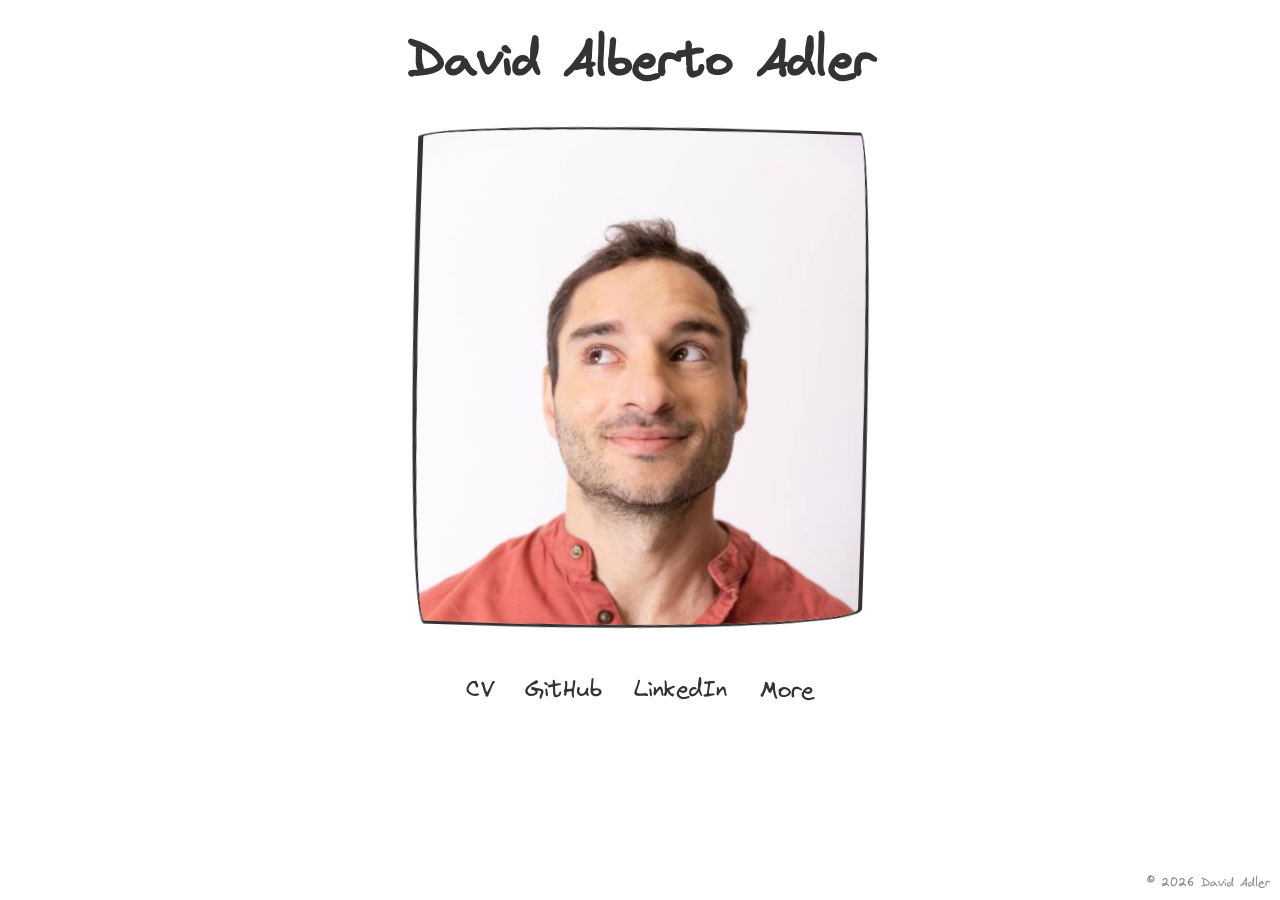
<file: index.html>
<!DOCTYPE html>
<html lang="en">
  <head>
    <!-- Basics -->
    <meta name="theme-color" content="#ffffff" />
    <meta charset="utf-8" />
    <meta name="viewport" content="width=device-width, initial-scale=1" />
    <meta
      name="google-site-verification"
      content="vRGNTcXZTAhXYcJLgDPMgGAOuUttLlxPIMdt5rhZfjw"
    />

    <!-- Favicon -->
    <link
      rel="apple-touch-icon"
      sizes="180x180"
      href="/static/favicon/apple-touch-icon.png"
    />
    <link
      rel="icon"
      type="image/png"
      sizes="32x32"
      href="/static/favicon/favicon-32x32.png"
    />
    <link
      rel="icon"
      type="image/png"
      sizes="16x16"
      href="/static/favicon/favicon-16x16.png"
    />
    <link rel="manifest" href="/static/favicon/site.webmanifest" />

    <!-- SEO / Open Graph -->
    <title>David Alberto Adler</title>
    <meta
      name="Description"
      content="Experienced Full Stack Engineer, Founder and Contractor with a demonstrated history of working with startups and large enterprises. A blend of business and technical skills. Experience in leadership roles. Strongly attuned to business goals and product usability."
    />
    <meta content="David Alberto Adler" property="og:site_name" />
    <meta
      content="Experienced Full Stack Engineer, Founder and Contractor with a demonstrated history of working with startups and large enterprises. A blend of business and technical skills. Experience in leadership roles. Strongly attuned to business goals and product usability."
      property="og:description"
    />
    <meta content="David Alberto Adler" property="og:title" />
    <meta content="profile" property="og:type" />
    <meta
      content="https://davidadler.pages.dev/static/immutable/original/IMG_7983_open_graph.jpeg"
      property="og:image"
    />
    <meta content="David Alberto Adler" property="og:url" />
    <meta property="profile:first_name" content="David" />
    <meta property="profile:last_name" content="Adler" />
    <meta property="profile:gender" content="male" />

    <link
      rel="preload"
      href="/static/immutable/fonts/Virgil.woff2"
      as="font"
      type="font/woff2"
      crossorigin
    />
    <style>
      /* Label text color variable */
      :root {
        --label: #333;
        --labelSecondary: rgba(60, 60, 67, 0.6);
        --labelTertiary: rgba(60, 60, 67, 0.3);
        --background: white;
        --backgroundSecondary: rgb(240, 240, 240);
        --link: rgb(16, 33, 204);

        /* ngl stolen from GitHub */
        --btn-primary-text: #ffffff;
        --btn-primary-bg: #1f883d;
        --btn-primary-border: rgba(31, 35, 40, 0.15);
        --btn-primary-shadow: 0 1px 0 rgba(31, 35, 40, 0.1);
        --btn-primary-inset-shadow: inset 0 1px 0 rgba(255, 255, 255, 0.03);
        --btn-primary-hover-bg: #1a7f37;
        --btn-primary-hover-border: rgba(31, 35, 40, 0.15);
        --btn-primary-selected-bg: hsla(137, 66%, 28%, 1);
        --btn-primary-selected-shadow: inset 0 1px 0 rgba(0, 45, 17, 0.2);

        /* Grid link pastel colors */
        --grid-link-1-bg: #fff4b3;
        --grid-link-1-hover: #ffe680;
        --grid-link-2-bg: #ffd4a3;
        --grid-link-2-hover: #ffbf7a;
        --grid-link-3-bg: #c8e6c9;
        --grid-link-3-hover: #a5d6a7;
        --grid-link-4-bg: #d7ccc8;
        --grid-link-4-hover: #bcaaa4;
      }

      /* Dark mode */
      @media (prefers-color-scheme: dark) {
        :root {
          --label: white;
          --labelSecondary: rgba(235, 235, 245, 0.6);
          --labelTertiary: rgba(235, 235, 245, 0.3);
          --background: rgb(36, 36, 36);
          --backgroundSecondary: rgb(60, 60, 60);

          --btn-primary-bg: #238636;
          --btn-primary-border: rgba(240, 246, 252, 0.1);
          --btn-primary-shadow: 0 0 transparent;
          --btn-primary-inset-shadow: 0 0 transparent;
          --btn-primary-hover-bg: #2ea043;
          --btn-primary-hover-border: rgba(240, 246, 252, 0.1);
          --btn-primary-selected-bg: #238636;
          --btn-primary-selected-shadow: 0 0 transparent;

          /* Grid link pastel colors for dark mode */
          --grid-link-1-bg: #4d4600;      
          --grid-link-1-hover: #665c00;   
          --grid-link-2-bg: #663e1f;      
          --grid-link-2-hover: #804f26;   
          --grid-link-3-bg: #2e4930;      
          --grid-link-3-hover: #3d6640;   
          --grid-link-4-bg: #3b2f2d;      
          --grid-link-4-hover: #54413d;   
        }
      }

      @font-face {
        font-family: "Virgil";
        src: url("/static/immutable/fonts/Virgil.woff2");
        font-display: fallback;
      }
      *,
      *:before,
      *:after {
        box-sizing: border-box;
      }
      * {
        font-family: "Virgil";
        color: var(--label);
        user-select: none;
        -webkit-touch-callout: none; /* iOS Safari */
        -webkit-user-select: none; /* Safari */
        -khtml-user-select: none; /* Konqueror HTML */
        -moz-user-select: none; /* Old versions of Firefox */
        -ms-user-select: none; /* Internet Explorer/Edge */
      }
      html,
      body {
        background: var(--background);
        margin: 0;
        padding: 0;
        color: var(--label);
      }

      a {
        color: var(--link);
      }

      .social-link {
        color: var(--label);
        text-decoration: none;
        padding: 4px 16px 4px 16px;
        margin-bottom: 12px;
        border-bottom: 1px solid transparent;
      }
      .social-link:hover {
        border-bottom-color: var(--label);
      }

      .grid-link {
        color: var(--label);
        text-decoration: none;
        border: 4px solid var(--label);
        border-top: none;
        font-size: 24px;
        display: flex;
        align-items: center;
        justify-content: center;
        text-align: center;
        transition: background-color 0.2s ease;
      }
      .grid-link:first-child {
        border-top: 4px solid var(--label);
      }
      .grid-link:nth-child(1) {
        background-color: var(--grid-link-1-bg);
      }
      .grid-link:nth-child(1):hover {
        background-color: var(--grid-link-1-hover);
      }
      .grid-link:nth-child(2) {
        background-color: var(--grid-link-2-bg);
      }
      .grid-link:nth-child(2):hover {
        background-color: var(--grid-link-2-hover);
      }
      .grid-link:nth-child(3) {
        background-color: var(--grid-link-3-bg);
      }
      .grid-link:nth-child(3):hover {
        background-color: var(--grid-link-3-hover);
      }
      .grid-link:nth-child(4) {
        background-color: var(--grid-link-4-bg);
      }
      .grid-link:nth-child(4):hover {
        background-color: var(--grid-link-4-hover);
      }

      #more-link {
        border: 1px solid transparent;
        border-radius: 12px;
        padding: 4px 16px 4px 16px;
        display: inline-block;
        transition: none;
        margin-bottom: 12px;
      }
      #more-link:hover {
        border-color: var(--label);
        background: var(--backgroundSecondary);
      }

      @media (max-height: 789px) {
        #copyright {
          display: none;
        }
      }

      .btn.primary {
        cursor: pointer;
        background-color: var(--btn-primary-bg);
        border: solid var(--btn-primary-border);
        border-radius: 8px;
        padding: 8px 16px;
        font-family: sans-serif;
        color: var(--btn-primary-text);
        box-shadow: var(--btn-primary-shadow);
        transition: background-color 0.2s ease-in-out,
          border-color 0.2s ease-in-out, box-shadow 0.2s ease-in-out;
        transition: transform 0.8s ease-in-out;
      }

      .btn.primary:hover {
        background-color: var(--btn-primary-hover-bg);
        border-color: var(--btn-primary-hover-border);
      }

      .btn.primary:active {
        background-color: var(--btn-primary-selected-bg);
        border-color: var(--btn-primary-selected-border);
        box-shadow: var(--btn-primary-selected-shadow);
      }

      @keyframes btn-primary-border-pulsate {
        0% {
          border-color: var(--btn-primary-hover-border);
        }
        50% {
          border-color: var(--btn-primary-selected-border);
        }
        100% {
          border-color: var(--btn-primary-hover-border);
        }
      }

      /* Dialog styles */
      #more-dialog::backdrop {
        background: transparent;
      }

      #close-dialog:hover,
      #close-dialog:focus-visible {
        transform: rotate(90deg);
      }
    </style>
  </head>
  <body>
    <canvas
      id="canvas"
      style="
        position: fixed;
        top: 0;
        left: 0;
        right: 0;
        bottom: 0;
        margin: auto;
        pointer-events: none;
      "
    ></canvas>
    <div
      style="
        display: flex;
        flex-direction: column;
        align-items: center;
        justify-content: center;
        width: 100vw;
        /* This removes horizontal scroll caused on Windows by scrollbars as yet not tested https://stackoverflow.com/a/23367686/1376627 */
        max-width: 100%;
        min-height: 80vh;
      "
    >
      <h1 style="text-align: center; font-size: 48px; line-height: 61px">
        David Alberto Adler
      </h1>
      <div
        style="
          overflow: hidden;
          position: relative;
          background-color: rgb(242, 235, 240);
          border: solid var(--label);
          border-color: var(--label);
          border-width: 3px 4px 3px 5px;
          border-radius: 95% 4% 92% 5%/4% 95% 6% 95%;
          transform: rotate(2deg);
        "
      >
        <div
          style="
            position: absolute;
            z-index: 2;
            left: 0;
            right: 0;
            margin: auto;
            transform: rotate(358deg);
            display: flex;
            flex-direction: column;
            justify-content: center;
            align-items: center;
          "
        >
          <button id="call" class="btn primary" style="transform: scale(0)">
            Turn Sound On
          </button>
          <p
            id="share_recording"
            style="
              transform: scale(0);
              padding: 4px;
              margin: 4px;
              width: 90%;
              border: 1px solid #dfdfdf;
              text-align: center;
              transition: transform 0.3s ease-in-out 0s;
              background: rgba(255, 255, 255, 0.8);
              color: #333;
            "
          ></p>
        </div>
        <img
          src="/static/immutable/webp/0E9A9020.webp"
          alt="David Adler Face Eyes Follow Mouse"
          style="pointer-events: none"
          id="image"
          width="500"
        />
      </div>

      <!-- Links -->
      <div
        style="
          display: flex;
          margin-top: 20px;
          font-size: 24px;
          width: 100%;
          max-width: 1000px;
          justify-content: space-between;
          padding: 20px;
          flex-wrap: wrap;
          justify-content: center;
        "
        id="links"
      >
        <!-- CV -->
        <a class="social-link" href="/cv.pdf" target="_blank">CV</a>
        <!-- GitHub -->
        <a
          class="social-link"
          href="https://github.com/mfbx9da4"
          target="_blank"
          >GitHub</a
        >
        <!-- LinkedIn -->
        <a
          class="social-link"
          href="https://www.linkedin.com/in/david-adler-71056671/"
          target="_blank"
          >LinkedIn</a
        >
        <!-- More -->
        <a
          class="social-link"
          href="#"
          id="more-link"
          ><span id="more-link-text">More</span></a
        >
      </div>
    </div>

    <!-- More Links Dialog -->
    <dialog
      id="more-dialog"
      style="
        border: 0;
        padding: 0;
        margin: 0;
        outline: 0;
        max-width: 100vw;
        max-height: 100dvh;
        width: 100vw;
        height: 100dvh;
        background: var(--backgroundSecondary);
        color: var(--label);
        overflow: auto;
      "
    >
      <div
        style="
          display: grid;
          grid-template-rows: auto 1fr;
          min-height: 100%;
          width: 100%;
          padding: 40px;
          box-sizing: border-box;
        "
      >
        <!-- Header with title and close button -->
        <div
          style="
            display: flex;
            justify-content: space-between;
            align-items: center;
          "
        >
          <h2
            id="dialog-title"
            style="
              font-size: 48px;
              margin: 0;
            "
          >
            More
          </h2>
          <button
            type="button"
            id="close-dialog"
            aria-label="Close dialog"
            style="
              margin: 0;
              padding: 0;
              outline: 0;
              background: transparent;
              border-width: 2px;
              border-style: solid;
              border-radius: 999px;
              border-color: var(--label);
              width: 3rem;
              height: 3rem;
              display: grid;
              place-items: center;
              cursor: pointer;
              transition: transform 180ms ease;
              font-size: 48px;
              line-height: 1;
            "
          >
            ×
          </button>
        </div>

        <!-- Links -->
        <div
          style="
            display: grid;
            grid-template-rows: repeat(4, minmax(100px, 1fr));
            width: 100%;
            max-width: 800px;
            margin: 0 auto;
            gap: 0;
          "
        >
          <!-- Instagram -->
          <a
            class="grid-link"
            href="https://www.instagram.com/davidadlerfb/"
            target="_blank"
            >Instagram</a
          >
          <!-- Hacker News -->
          <a
            class="grid-link"
            href="https://news.ycombinator.com/user?id=mfbx9da4"
            target="_blank"
            >Hacker News</a
          >
          <!-- Twitter -->
          <a
            class="grid-link"
            href="https://twitter.com/da_adler"
            target="_blank"
            >Twitter</a
          >
          <!-- Stack Overflow -->
          <a
            class="grid-link"
            href="https://stackoverflow.com/users/1376627/david-adler"
            target="_blank"
            >Stack Overflow</a
          >
        </div>
      </div>
    </dialog>

    <!-- Positioned in the bottom right hand corner label tertiary -->
    <div
      id="copyright"
      style="
        position: fixed;
        bottom: 0;
        right: 0;
        padding: 10px;
        font-size: 12px;
        color: var(--labelSecondary);
        cursor: pointer;
      "
    ></div>
    <script>
      // #region Setup
      // Disable saved scroll position as otherwise leads to weird layout on second load
      if ("scrollRestoration" in history) {
        history.scrollRestoration = "manual";
      }
      const h1 = document.querySelector("h1");
      if (!h1) throw new Error("Missing h1");
      // Shorten the name for mobile
      if (window.innerWidth < 700) h1.innerText = "David Adler";
      const callButton = document.getElementById("call");
      if (!callButton) throw new Error("Missing call button");
      const shareRecording = document.getElementById("share_recording");
      if (!shareRecording) throw new Error("Missing share recording");
      const copyright = document.getElementById("copyright");
      copyright.innerHTML = "© " + new Date().getFullYear() + " David Adler";
      copyright.onclick = () =>
        alert(
          `I only put this here so you have a handy way of knowing the current year is ${new Date().getFullYear()}. You hereby have my permission to come back at any time to check what year it is.`
        );

      // #endregion

      // #region Utils
      const sleep = (ms) => new Promise((resolve) => setTimeout(resolve, ms));
      // #endregion

      // #region Eye Tracking
      // Each photo is taken with the subject looking in a different direction.
      // The angle (radians) is the direction of gaze, measured from east (0) clockwise.
      // Eye coordinates are used to align photos so the eyes stay centered in the frame.
      const photos = [
        { url: "/static/immutable/webp/0E9A9000.webp", angle: -Math.PI / 2, leftEye: { x: 221.21, y: 248.62 }, rightEye: { x: 306.64, y: 247.35 } },             // N
        { url: "/static/immutable/webp/0E9A9002.webp", angle: -Math.PI / 4, leftEye: { x: 223.12, y: 250.54 }, rightEye: { x: 309.19, y: 249.26 } },             // NE
        { url: "/static/immutable/webp/0E9A9003.webp", angle: -Math.PI / 8, leftEye: { x: 236.51, y: 251.17 }, rightEye: { x: 323.21, y: 249.9 } },              // ENE
        { url: "/static/immutable/webp/0E9A9004.webp", angle: 0, leftEye: { x: 236.51, y: 257.55 }, rightEye: { x: 323.21, y: 255 } },                            // E
        { url: "/static/immutable/webp/0E9A9005.webp", angle: Math.PI / 8, leftEye: { x: 240.97, y: 256.91 }, rightEye: { x: 328.31, y: 255 } },                  // ESE
        { url: "/static/immutable/webp/0E9A9006.webp", angle: Math.PI / 4, leftEye: { x: 231.41, y: 256.27 }, rightEye: { x: 320.02, y: 250.54 } },               // SE
        { url: "/static/immutable/webp/0E9A9008.webp", angle: (3 * Math.PI) / 8, leftEye: { x: 233.32, y: 258.82 }, rightEye: { x: 320.66, y: 256.27 } },        // SSE
        { url: "/static/immutable/webp/0E9A9009.webp", angle: Math.PI / 2, leftEye: { x: 235.87, y: 255.64 }, rightEye: { x: 328.31, y: 252.45 } },               // S
        { url: "/static/immutable/webp/0E9A9012.webp", angle: (5 * Math.PI) / 8, leftEye: { x: 211.65, y: 260.1 }, rightEye: { x: 302.81, y: 257.55 } },         // SSW
        { url: "/static/immutable/webp/0E9A9013.webp", angle: (3 * Math.PI) / 4, leftEye: { x: 214.2, y: 256.27 }, rightEye: { x: 306.64, y: 255 } },            // SW
        { url: "/static/immutable/webp/0E9A9015.webp", angle: (7 * Math.PI) / 8, leftEye: { x: 208.46, y: 251.17 }, rightEye: { x: 303.45, y: 249.9 } },         // WSW
        { url: "/static/immutable/webp/0E9A9017.webp", angle: Math.PI, leftEye: { x: 201.45, y: 252.45 }, rightEye: { x: 291.34, y: 248.62 } },                   // W
        { url: "/static/immutable/webp/0E9A9020.webp", angle: (-3 * Math.PI) / 4, leftEye: { x: 197.62, y: 255 }, rightEye: { x: 290.06, y: 249.26 } },          // NW
        { url: "/static/immutable/webp/0E9A9019.webp", angle: (-5 * Math.PI) / 8, leftEye: { x: 207.82, y: 246.07 }, rightEye: { x: 302.17, y: 240.34 } },       // NNW
      ];

      const hoveredPhoto = {
        url: "/static/immutable/webp/0E9A8952_hovered.webp",
        leftEye: { x: 207.83, y: 249.9 },
        rightEye: { x: 297.71, y: 246.08 },
      };
      const clickedPhoto = {
        url: "/static/immutable/webp/0E9A8956_clicked.webp",
        leftEye: { x: 203.36, y: 260.1 },
        rightEye: { x: 297.71, y: 260.74 },
      };
      const balloonPhotoUrl = "/static/immutable/resized/IMG_7981.png";

      // The width of the frame of the photo
      const frameWidth = Math.min(460, window.innerWidth - 100);
      // The width of the photo inside the frame must be bigger as it will need to be offset to align eyes
      const scaledPhotoWidth = frameWidth + 40;
      const frameHeight = frameWidth * 1.1;
      const image = document.getElementById("image");
      if (!image) {
        throw new Error("Missing image");
      }
      // Don't show a dialog to download the image on iPhone long press
      image.oncontextmenu = (e) => e.preventDefault();
      const frame = image.parentElement;
      if (!frame) {
        throw new Error("Missing frame");
      }

      frame.style.width = `${frameWidth}px`;
      frame.style.height = `${frameHeight}px`;

      // Preload all images after the first one has loaded
      const preloadImage = (url) =>
        new Promise((resolve, reject) => {
          const img = new Image();
          img.onload = () => resolve();
          img.onerror = (e) => reject(e);
          img.src = url;
        });
      let hasLoadedAllImages = false;
      const preloadImages = async () => {
        if (hasLoadedAllImages) return;
        hasLoadedAllImages = true;

        await Promise.all(
          [...photos, hoveredPhoto, clickedPhoto].map(async (photo) => {
            try {
              await preloadImage(photo.url);
            } catch (e) {
              // Ignore
            }
          })
        );
        await preloadImage(balloonPhotoUrl);
      };
      if (image.complete) {
        preloadImages();
      }
      image.addEventListener("load", preloadImages);

      const eyesRelativePosition = { x: frameWidth / 2, y: frameWidth / 2 };

      let eyesAbsolutePosition = null;
      function getEyesAbsolutePosition() {
        if (!eyesAbsolutePosition) {
          // Avoid layout thrashing
          const frameRect = frame.getBoundingClientRect();
          eyesAbsolutePosition = {
            x: frameRect.left + eyesRelativePosition.x,
            y: frameRect.top + eyesRelativePosition.y,
          };
        }
        return eyesAbsolutePosition;
      }

      function distance(point1, point2) {
        const x = point1.x - point2.x;
        const y = point1.y - point2.y;
        return Math.sqrt(x * x + y * y);
      }

      function isInCentralPortionOfFace(x, y) {
        const frameAbsoluteCenter = getEyesAbsolutePosition();
        return distance({ x, y }, frameAbsoluteCenter) < 60;
      }

      let lastTimeEnteredFace = 0;
      let timeoutIdHoveredFace = 0;

      /** @param {MouseEvent | TouchEvent} e */
      function handleMouseMove(e) {
        // get touch or mouse position
        const x = "clientX" in e ? e.clientX : e.touches[0].clientX;
        const y = "clientY" in e ? e.clientY : e.touches[0].clientY;

        const center = getEyesAbsolutePosition();
        const mouseAngle = Math.atan2(y - center.y, x - center.x);

        // Find the photo whose gaze direction is closest to the mouse angle
        const angleDist = (a, b) => Math.abs(Math.atan2(Math.sin(a - b), Math.cos(a - b)));
        let closestPhoto = photos.reduce((a, b) =>
          angleDist(mouseAngle, a.angle) <= angleDist(mouseAngle, b.angle) ? a : b
        );

        // Delay showing the hovered face to avoid jank during quick swipes
        if (isInCentralPortionOfFace(x, y)) {
          if (lastTimeEnteredFace === 0) {
            lastTimeEnteredFace = Date.now();
            timeoutIdHoveredFace = setTimeout(() => handleMouseMove(e), 150);
          } else if (Date.now() - lastTimeEnteredFace > 150) {
            closestPhoto = hoveredPhoto;
          }
        } else {
          lastTimeEnteredFace = 0;
          clearTimeout(timeoutIdHoveredFace);
        }

        if (!closestPhoto) {
          throw new Error("Missing closest photo");
        }

        // set image to closest photo
        image.width = scaledPhotoWidth;
        // This is a hardcoded value all the photos have this width
        const naturalWidth = 510;
        // We want to align the center of the eyes to the center of the frame
        const ratio = scaledPhotoWidth / naturalWidth;
        const naturalRightEyeCoords = closestPhoto.rightEye;
        const naturalLeftEyeCoords = closestPhoto.leftEye;
        const naturalCenter = {
          x: (naturalRightEyeCoords.x + naturalLeftEyeCoords.x) / 2,
          y: (naturalRightEyeCoords.y + naturalLeftEyeCoords.y) / 2,
        };
        // Now that we have the natural center we need to scale it down to the target size
        const scaledCenter = {
          x: naturalCenter.x * ratio,
          y: naturalCenter.y * ratio,
        };

        // Now we can work out the offset we need to apply to the image to align the eyes
        const offset = {
          x: eyesRelativePosition.x - scaledCenter.x,
          y: eyesRelativePosition.y - scaledCenter.y,
        };

        image.src = closestPhoto.url;
        // Avoid shifting the image before it's loaded as otherwise it will shift the eyes of the old image
        image.onload = () => {
          image.style.transform = `translate(${offset.x}px, ${offset.y}px)`;
        };
        if (image.complete) {
          image.onload();
        }
      }

      function handleOnResize() {
        // Clear the cached eyes absolute center
        eyesAbsolutePosition = null;

        // If the last href and the h1 are all in the viewport then we can block scrolling
        // to make for a better experience on mobile
        const lastHref = document.querySelector("a:last-of-type");
        if (!lastHref || !h1) {
          console.warn("Missing last href or h1");
        }
        const lastHrefRect = lastHref.getBoundingClientRect();
        const h1Rect = h1.getBoundingClientRect();
        const lastHrefInViewport =
          lastHrefRect.top >= 0 &&
          lastHrefRect.left >= 0 &&
          lastHrefRect.bottom <= window.innerHeight &&
          lastHrefRect.right <= window.innerWidth;
        const h1InViewport =
          h1Rect.top >= 0 &&
          h1Rect.left >= 0 &&
          h1Rect.bottom <= window.innerHeight &&
          h1Rect.right <= window.innerWidth;
        if (lastHrefInViewport && h1InViewport) {
          document.body.style.overflow = "hidden";
        } else {
          document.body.style.overflow = "auto";
        }
      }

      /** @param {MouseEvent} e */
      function handleClick(e) {
        // If we click and we're in the central portion of the face then show the clicked photo
        const x = e.clientX;
        const y = e.clientY;
        if (isInCentralPortionOfFace(x, y)) {
          image.src = clickedPhoto.url;
          performBalloonAnimation();
          toggleCallButton();
        }
      }

      document.addEventListener("click", handleClick);
      window.addEventListener("mousemove", handleMouseMove);
      window.addEventListener("touchstart", handleMouseMove);
      window.addEventListener("touchmove", handleMouseMove);
      window.addEventListener("resize", handleOnResize);

      // Fake a mouse move to the north west of the screen to start
      handleMouseMove({ clientX: 0, clientY: 0 });
      // Fake a resize to start
      handleOnResize();
      // #endregion

      // #region Call David

      let isCallButtonShown = false;
      let call = undefined;
      function toggleCallButton() {
        if (!isCallButtonShown) {
          isCallButtonShown = true;
          callButton.parentElement.style.marginTop = frameHeight / 28 + "px";
          callButton.style.transform = "scale(1)";
          callButton.style.pointerEvents = "";
          callButton.onclick = () => {
            if (call) {
              return;
            }
            call = callDavid();
            callButton.style.animation =
              "btn-primary-border-pulsate 2.5s infinite";
            let recording = undefined;
            call.onDisconnect = async () => {
              callButton.style.animation = "";
              callButton.style.transform = "scale(0)";
              callButton.style.pointerEvents = "none";
              call = undefined;
              await sleep(1000); // Wait for the call button animation to finish
              callButton.innerHTML = "Turn Sound On";
              isCallButtonShown = false;
              if (recording) {
                displayShareRecordingMessage(recording);
              }
            };

            // Disable recording as it's not working well
            // recordCall()
            //   .then((x) => (recording = x))
            //   .catch((e) => console.error('Error recording call', e))

            call?.start();
          };
        }
      }

      async function recordCall() {
        const stream = await navigator.mediaDevices
          .getUserMedia({ audio: true, video: true })
          .catch((error) => console.log(`Error getting user media: ${error}`));
        if (!stream) return;
        let options;
        if (MediaRecorder.isTypeSupported("video/mp4")) {
          options = {
            mimeType: "video/mp4",
            videoBitsPerSecond: 500000,
            audioBitsPerSecond: 64000,
          };
        } else if (MediaRecorder.isTypeSupported("video/webm; codecs=vp9")) {
          options = { mimeType: "video/webm; codecs=vp9" };
        } else if (MediaRecorder.isTypeSupported("video/webm")) {
          options = { mimeType: "video/webm" };
        } else {
          console.error("No suitable mimetype found for this device");
        }

        const mediaRecorder = new MediaRecorder(stream, options);

        const chunks = [];
        mediaRecorder.ondataavailable = (e) => chunks.push(e.data);
        mediaRecorder.start(1000);
        return {
          download: () => {
            mediaRecorder.stop();
            const blob = new Blob(chunks, { type: options.mimeType });
            const url = URL.createObjectURL(blob);
            const a = document.createElement("a");
            a.href = url;
            a.download = `call_with_david.${options.mimeType.split("/")[1]}`;
            a.click();
          },
        };
      }

      async function displayShareRecordingMessage(recording) {
        // Display the share recording message
        shareRecording.style.transform = "scale(1)";
        shareRecording.innerHTML = /*html*/ `Thanks for calling!
                  I would love to see the recording of the call, to share it with me
                  <a id="share_download_video" href='#'>first download the video</a>
                  and then <a id="share_send_email">send me an email</a> with the video attached.
                  Or just <a id="close_share_recording" href="#">close this message</a>.`;
        const downloadVideo = document.getElementById("share_download_video");
        if (!downloadVideo) throw new Error("Missing download video");
        downloadVideo.onclick = (e) => {
          e.preventDefault();
          recording.download();
        };
        const sendEmail = document.getElementById("share_send_email");
        if (!sendEmail) throw new Error("Missing send email");
        sendEmail.target = "_blank";
        sendEmail.href = `mailto:hiredavidadler@gmail.com?subject=${encodeURIComponent(
          "Call With David Adler"
        )}&body=${encodeURIComponent(
          "Hey,\n\nThanks for taking the time to play with my website 😊. Please remember to attach the video recording!\n"
        )}`;
        const closeShareRecording = document.getElementById(
          "close_share_recording"
        );
        if (!closeShareRecording)
          throw new Error("Missing close share recording");
        closeShareRecording.onclick = (e) => {
          e.preventDefault();
          shareRecording.style.transform = "scale(0)";
        };
      }

      function callDavid() {
        let state = "disconnected";
        const ringtone = new Audio();
        ringtone.src = "/static/immutable/audio/compressed/ringing.mp3";
        ringtone.loop = true;
        const response = new Audio();
        response.src = "/static/immutable/audio/compressed/response.mp3";
        let ringtoneDurationTimeoutId = 0;
        let ringtoneDelayTimeoutId = 0;

        let onDisconnect = () => {};

        const start = () => {
          state = "connecting";
          callButton.innerText = "Calling...";
          ringtoneDelayTimeoutId = setTimeout(() => {
            try {
              ringtone.play();
              ringtoneDurationTimeoutId = setTimeout(() => {
                try {
                  state = "connected";
                  ringtone.pause();
                  callButton.innerText = "Connected";
                  response.onended = () => {
                    state = "disconnected";
                    onDisconnect();
                  };
                  response.play();
                } catch (e) {
                  console.error("Error playing response", e);
                }
              }, 7000);
            } catch (e) {
              console.error("Error playing ringtone", e);
            }
          }, 500);
        };

        return {
          disconnect: () => {
            ringtone.pause();
            response.pause();
            clearTimeout(ringtoneDelayTimeoutId);
            clearTimeout(ringtoneDurationTimeoutId);
            onDisconnect();
          },
          start,
          get state() {
            return state;
          },
          set onDisconnect(callback) {
            onDisconnect = callback;
          },
          get isConnected() {
            return state === "connected";
          },
        };
      }

      // #region Balloon Animation
      const canvas = document.getElementById("canvas");
      const ctx = canvas.getContext("2d");
      const balloonImage = new Image();
      let balloons = [];
      let isBalloonAnimationRunning = false;
      let lastFrameTime = 0;

      // Track the pointer so swiping through a balloon pops it. iOS cancels pointer
      // events once a swipe starts but keeps sending touchmove, so listen to both
      let pointer = null;
      let lastPointer = null;
      let isPressOnBalloon = false;
      const trackPointer = (e) => (pointer = { x: e.clientX, y: e.clientY });
      window.addEventListener("pointermove", trackPointer);
      window.addEventListener("touchmove", (e) => trackPointer(e.touches[0]));
      window.addEventListener("pointerdown", (e) => {
        trackPointer(e);
        lastPointer = null;
        isPressOnBalloon = balloons.some((b) => !b.popped && distance(b, pointer) < b.r);
      });
      // Tapping a balloon that floats over a link pops it without following the link
      window.addEventListener("click", (e) => {
        if (!isPressOnBalloon || !e.target.closest("a, button")) return;
        e.preventDefault();
        e.stopPropagation();
      }, true);

      function distanceToSegment(p, a, b) {
        const dx = b.x - a.x;
        const dy = b.y - a.y;
        const t = Math.max(0, Math.min(1, ((p.x - a.x) * dx + (p.y - a.y) * dy) / (dx * dx + dy * dy || 1)));
        return distance(p, { x: a.x + t * dx, y: a.y + t * dy });
      }

      // x and y are the center, velocities are px per 60fps frame with y pointing down
      class Balloon {
        constructor(x, y, width, vx, vy) {
          this.x = x;
          this.y = y;
          this.width = width;
          this.r = width * 0.55;
          this.vx = vx;
          this.vy = vy;
          // Smaller balloons have less lift relative to their drag so they rise slower.
          // Lift scales with the distance to travel (screen plus ~200px of launch and exit)
          // so balloons take as long to cross a tall screen as a short one
          this.lift = (0.06 + Math.random() * 0.05) * Math.sqrt(width / 75) * ((canvas.height + 200) / 1000);
          this.phase = Math.random() * 7;
          this.angle = 0;
          this.spin = 0;
          this.popped = 0;
        }

        update(dt, time) {
          if (this.popped) return (this.popped += dt);
          // Buoyancy, a gentle breeze and air drag which caps the speed
          this.vy += (-this.lift - this.vy * 0.03) * dt;
          this.vx += (Math.sin(time / 900 + this.phase) * 0.03 - this.vx * 0.03) * dt;
          this.x += this.vx * dt;
          this.y += this.vy * dt;
          // Bounce softly off the sides of the screen
          if (this.x < this.r) this.vx = Math.abs(this.vx) / 2;
          if (this.x > canvas.width - this.r) this.vx = -Math.abs(this.vx) / 2;
          this.x = Math.max(this.r, Math.min(canvas.width - this.r, this.x));
          // Lean into sideways motion with a springy wobble
          this.spin += ((this.vx / 10 - this.angle) / 30 - this.spin / 10) * dt;
          this.angle += this.spin * dt;
        }

        pop() {
          this.popped = 1;
          // Big balloons burst into two smaller ones, small ones just die
          if (this.width > 40) {
            for (const side of [-1, 1]) {
              balloons.push(new Balloon(this.x + (side * this.r) / 2, this.y, this.width * 0.6, this.vx, this.vy));
            }
          }
          // The blast knocks nearby balloons away
          const blastRadius = this.r * 4;
          for (const b of balloons) {
            const d = distance(b, this);
            if (b.popped || !d || d > blastRadius) continue;
            const push = (6 * (1 - d / blastRadius)) / d;
            b.vx += (b.x - this.x) * push;
            b.vy += (b.y - this.y) * push;
          }
        }

        draw() {
          // Popped balloons swell and fade out
          const scale = 1 + this.popped / 10;
          ctx.globalAlpha = Math.max(0, 1 - this.popped / 6);
          ctx.setTransform(scale, 0, 0, scale, this.x, this.y);
          ctx.rotate(this.angle);
          ctx.drawImage(balloonImage, -this.width / 2, -this.width * 0.7, this.width, this.width * 1.4);
        }
      }

      // Balloons bump off each other, bigger ones push smaller ones around more
      function collideBalloons() {
        for (let i = 0; i < balloons.length; i++) {
          for (let j = i + 1; j < balloons.length; j++) {
            const a = balloons[i];
            const b = balloons[j];
            const d = distance(a, b) || 1;
            const overlap = a.r + b.r - d;
            if (overlap <= 0 || a.popped || b.popped) continue;
            const nx = (b.x - a.x) / d;
            const ny = (b.y - a.y) / d;
            // How much of the bump a takes, mass grows with volume
            const share = b.r ** 3 / (a.r ** 3 + b.r ** 3);
            const approach = Math.min(0, (b.vx - a.vx) * nx + (b.vy - a.vy) * ny) * 1.5;
            // Ease overlaps apart over a few frames, snapping them apart at once makes crowds jitter
            const shove = Math.min(overlap / 4, 3);
            a.x -= nx * shove * share;
            a.y -= ny * shove * share;
            a.vx += nx * approach * share;
            a.vy += ny * approach * share;
            b.x += nx * shove * (1 - share);
            b.y += ny * shove * (1 - share);
            b.vx -= nx * approach * (1 - share);
            b.vy -= ny * approach * (1 - share);
          }
        }
      }

      function animationLoop(time) {
        // Step in 60fps frames so 120Hz screens run at the same speed, capped for background tabs
        const dt = Math.min((time - lastFrameTime) / 16.7, 3);
        lastFrameTime = time;
        const hasPointerMoved = pointer !== lastPointer;
        const from = lastPointer || pointer;
        lastPointer = pointer;
        const f = frame.getBoundingClientRect();
        for (const b of balloons.slice()) {
          b.update(dt, time);
          if (hasPointerMoved && !b.popped && distanceToSegment(b, from, pointer) < b.r) b.pop();
          // Hitting the photo pops it, bouncing the halves back so they don't pop at once
          if (!b.popped && b.x + b.r > f.left && b.x - b.r < f.right && b.y + b.r > f.top && b.y - b.r < f.bottom) b.pop((b.vy *= -1));
        }
        collideBalloons();
        balloons = balloons.filter((b) => b.popped < 6 && b.y + b.width > 0);
        ctx.setTransform(1, 0, 0, 1, 0, 0);
        ctx.clearRect(0, 0, canvas.width, canvas.height);
        balloons.forEach((b) => b.draw());
        if (!balloons.length) {
          isBalloonAnimationRunning = false;
          return;
        }
        requestAnimationFrame(animationLoop);
      }

      function performBalloonAnimation() {
        balloonImage.src ||= balloonPhotoUrl;
        canvas.width = window.innerWidth;
        canvas.height = window.innerHeight;
        // Stop adding balloons once there are enough to fill the screen
        const maxBalloons = (canvas.width * canvas.height) / 5000;
        for (let i = 0; i < canvas.width / 50 && balloons.length < maxBalloons; i++) {
          const width = 50 + Math.random() * 50;
          // Release from just below the screen with a strong upward fling
          const y = canvas.height + width * 0.7 + Math.random() * 100;
          const fling = (-10 - Math.random() * 10) * ((canvas.height + 200) / 1000);
          balloons.push(new Balloon(Math.random() * canvas.width, y, width, Math.random() * 12 - 6, fling));
        }
        if (isBalloonAnimationRunning) return;
        isBalloonAnimationRunning = true;
        lastFrameTime = performance.now();
        lastPointer = pointer;
        requestAnimationFrame(animationLoop);
      }
      // #endregion

      // #region More Dialog
      const moreDialog = document.getElementById("more-dialog");
      const moreLink = document.getElementById("more-link");
      const closeDialogBtn = document.getElementById("close-dialog");

      if (!moreDialog) throw new Error("Missing more dialog");
      if (!moreLink) throw new Error("Missing more link");
      if (!closeDialogBtn) throw new Error("Missing close dialog button");

      const dialogTitle = document.getElementById("dialog-title");
      if (!dialogTitle) throw new Error("Missing dialog title");
      const moreLinkText = document.getElementById("more-link-text");
      if (!moreLinkText) throw new Error("Missing more link text");

      const prefersReducedMotion = window.matchMedia?.("(prefers-reduced-motion: reduce)")?.matches || false;

      function openDialog() {
        if (!document.startViewTransition || prefersReducedMotion) {
          moreDialog.showModal();
          return;
        }

        moreLink.style.viewTransitionName = "more-box";
        moreLinkText.style.viewTransitionName = "more-text";

        document.startViewTransition(() => {
          moreLink.style.viewTransitionName = "";
          moreLinkText.style.viewTransitionName = "";
          moreDialog.style.viewTransitionName = "more-box";
          dialogTitle.style.viewTransitionName = "more-text";
          moreDialog.showModal();
        });
      }

      function closeDialog() {
        if (!document.startViewTransition || prefersReducedMotion) {
          moreDialog.close();
          return;
        }

        moreDialog.style.viewTransitionName = "more-box";
        dialogTitle.style.viewTransitionName = "more-text";

        document.startViewTransition(() => {
          moreDialog.style.viewTransitionName = "";
          dialogTitle.style.viewTransitionName = "";
          moreLink.style.viewTransitionName = "more-box";
          moreLinkText.style.viewTransitionName = "more-text";
          moreDialog.close();
        });
      }

      moreLink.addEventListener("click", (e) => {
        e.preventDefault();
        openDialog();
      });

      closeDialogBtn.addEventListener("click", () => {
        closeDialog();
      });

      moreDialog.addEventListener("click", (e) => {
        if (e.target === moreDialog) {
          closeDialog();
        }
      });
      // #endregion
    </script>

    <!-- Cloudflare Web Analytics -->
    <script
      defer
      src="https://static.cloudflareinsights.com/beacon.min.js"
      data-cf-beacon='{"token": "faf9c306bd1c4e6983fe6b90dbdf01b1"}'
    ></script>
    <!-- End Cloudflare Web Analytics -->
  </body>
</html>
</file>
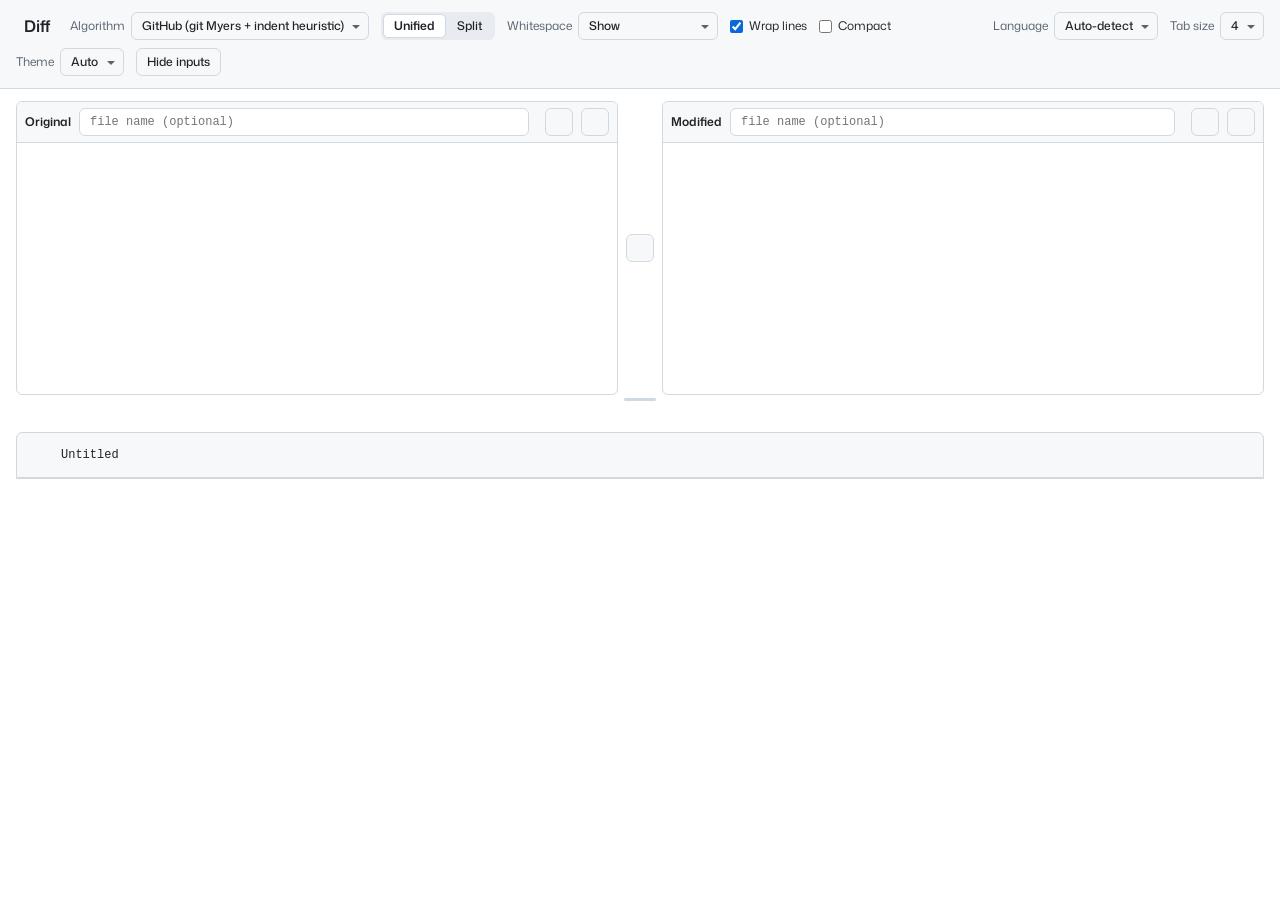
<file: diff.html>
<!doctype html>
<html lang="en">
  <head>
    <meta charset="utf-8" />
    <meta name="viewport" content="width=device-width, initial-scale=1" />
    <title>Diff</title>
    <meta name="description" content="Compare two texts or files with GitHub-style diffs." />
    <link rel="icon" type="image/png" sizes="32x32" href="/static/favicon/favicon-32x32.png" />
    <link rel="preconnect" href="https://esm.sh" crossorigin />
    <link rel="preconnect" href="https://fonts.googleapis.com" />
    <link rel="preconnect" href="https://fonts.gstatic.com" crossorigin />
    <link rel="stylesheet" href="https://fonts.googleapis.com/css2?family=Mona+Sans:wght@400..700&display=swap" />
    <link rel="stylesheet" href="/static/diff/diff.css" />
    <script>
      // Resolve the colour theme before first paint.
      ;(() => {
        let pref = 'auto'
        try {
          pref = JSON.parse(localStorage.getItem('diff:settings') || '{}').theme || 'auto'
        } catch {}
        const mq = matchMedia('(prefers-color-scheme: dark)')
        const apply = () => {
          document.documentElement.dataset.theme = pref === 'auto' ? (mq.matches ? 'dark' : 'light') : pref
        }
        apply()
        mq.addEventListener('change', apply)
        window.setThemePreference = (p) => {
          pref = p
          apply()
        }
      })()
    </script>
    <script type="importmap">
      {
        "imports": {
          "@codemirror/state": "https://esm.sh/*@codemirror/state@6.7.6",
          "@codemirror/view": "https://esm.sh/*@codemirror/view@6.43.14",
          "@codemirror/commands": "https://esm.sh/*@codemirror/commands@6.11.1",
          "@codemirror/search": "https://esm.sh/*@codemirror/search@6.7.2",
          "@codemirror/language": "https://esm.sh/*@codemirror/language@6.13.1",
          "@codemirror/streamparser": "https://esm.sh/*@codemirror/streamparser@6.0.0",
          "@lezer/common": "https://esm.sh/*@lezer/common@1.5.3",
          "@lezer/highlight": "https://esm.sh/*@lezer/highlight@1.2.5",
          "@marijn/find-cluster-break": "https://esm.sh/@marijn/find-cluster-break@1.0.4",
          "style-mod": "https://esm.sh/style-mod@4.1.4",
          "w3c-keyname": "https://esm.sh/w3c-keyname@2.2.8",
          "crelt": "https://esm.sh/crelt@1.0.7"
        }
      }
    </script>
    <script type="module" src="/static/diff/app.js"></script>
  </head>
  <body>
    <header class="toolbar">
      <h1><span id="logo"></span>Diff</h1>
      <label class="field"
        >Algorithm
        <select id="algorithm" class="select" aria-label="Diff algorithm">
          <option value="myers">GitHub (git Myers + indent heuristic)</option>
          <option value="minimal">git --minimal</option>
          <option value="patience">git --patience</option>
          <option value="histogram">git --histogram</option>
          <option value="jsdiff">jsdiff (diffLines)</option>
          <option value="difftastic">difftastic (structural)</option>
        </select>
      </label>
      <div class="seg" role="group" aria-label="Diff view">
        <button type="button" data-view="unified" aria-pressed="true">Unified</button>
        <button type="button" data-view="split" aria-pressed="false">Split</button>
      </div>
      <label class="field"
        >Whitespace
        <select id="whitespace" class="select" aria-label="Whitespace handling">
          <option value="">Show</option>
          <option value="all">Hide (-w)</option>
          <option value="change">Ignore amount (-b)</option>
          <option value="eol">Ignore at line end</option>
        </select>
      </label>
      <label class="check"><input type="checkbox" id="wrap" checked /> Wrap lines</label>
      <label class="check"><input type="checkbox" id="compact" /> Compact</label>
      <div class="spacer"></div>
      <label class="field"
        >Language
        <select id="language" class="select" aria-label="Syntax highlighting language">
          <option value="auto">Auto-detect</option>
          <option value="none">Plain text</option>
        </select>
      </label>
      <label class="field"
        >Tab size
        <select id="tabsize" class="select" aria-label="Tab size">
          <option>2</option>
          <option selected>4</option>
          <option>8</option>
        </select>
      </label>
      <label class="field"
        >Theme
        <select id="theme" class="select" aria-label="Colour theme">
          <option value="auto">Auto</option>
          <option value="light">Light</option>
          <option value="dark">Dark</option>
        </select>
      </label>
      <button type="button" class="btn" id="toggle-inputs" aria-expanded="true">Hide inputs</button>
    </header>

    <section class="inputs" id="inputs">
      <div class="pane" data-side="old">
        <div class="pane-header">
          <span class="pane-title">Original</span>
          <input class="input filename" type="text" placeholder="file name (optional)" aria-label="Original file name" spellcheck="false" />
          <span class="lang-badge" title="Detected language"></span>
          <span class="pane-meta"></span>
          <button type="button" class="btn btn-icon open" aria-label="Open file" title="Open file"></button>
          <button type="button" class="btn btn-icon clear" aria-label="Clear" title="Clear"></button>
          <input type="file" hidden />
        </div>
        <div class="editor"></div>
      </div>
      <button type="button" class="btn btn-icon swap" id="swap" aria-label="Swap sides" title="Swap sides"></button>
      <div class="pane" data-side="new">
        <div class="pane-header">
          <span class="pane-title">Modified</span>
          <input class="input filename" type="text" placeholder="file name (optional)" aria-label="Modified file name" spellcheck="false" />
          <span class="lang-badge" title="Detected language"></span>
          <span class="pane-meta"></span>
          <button type="button" class="btn btn-icon open" aria-label="Open file" title="Open file"></button>
          <button type="button" class="btn btn-icon clear" aria-label="Clear" title="Clear"></button>
          <input type="file" hidden />
        </div>
        <div class="editor"></div>
      </div>
    </section>
    <div class="resizer" id="resizer" role="separator" aria-orientation="horizontal" aria-label="Resize inputs" tabindex="0"></div>

    <section class="output">
      <div class="status" id="status" aria-live="polite"></div>
      <div class="file" id="file">
        <div class="file-header">
          <button type="button" class="icon-btn" id="collapse" aria-label="Collapse file" aria-expanded="true"></button>
          <div class="file-path"><code id="file-name">Untitled</code></div>
          <button type="button" class="icon-btn" id="copy-name" aria-label="Copy file name to clipboard" title="Copy file name"></button>
          <button type="button" class="icon-btn" id="expand-all" aria-label="Expand all lines" title="Expand all lines"></button>
          <div class="grow"></div>
          <span class="file-lang" id="file-lang"></span>
          <div class="diffstat" id="diffstat"></div>
        </div>
        <div class="file-body">
          <div id="diff"></div>
          <div class="empty-state" id="empty" hidden></div>
        </div>
      </div>
    </section>
  </body>
</html>
</file>
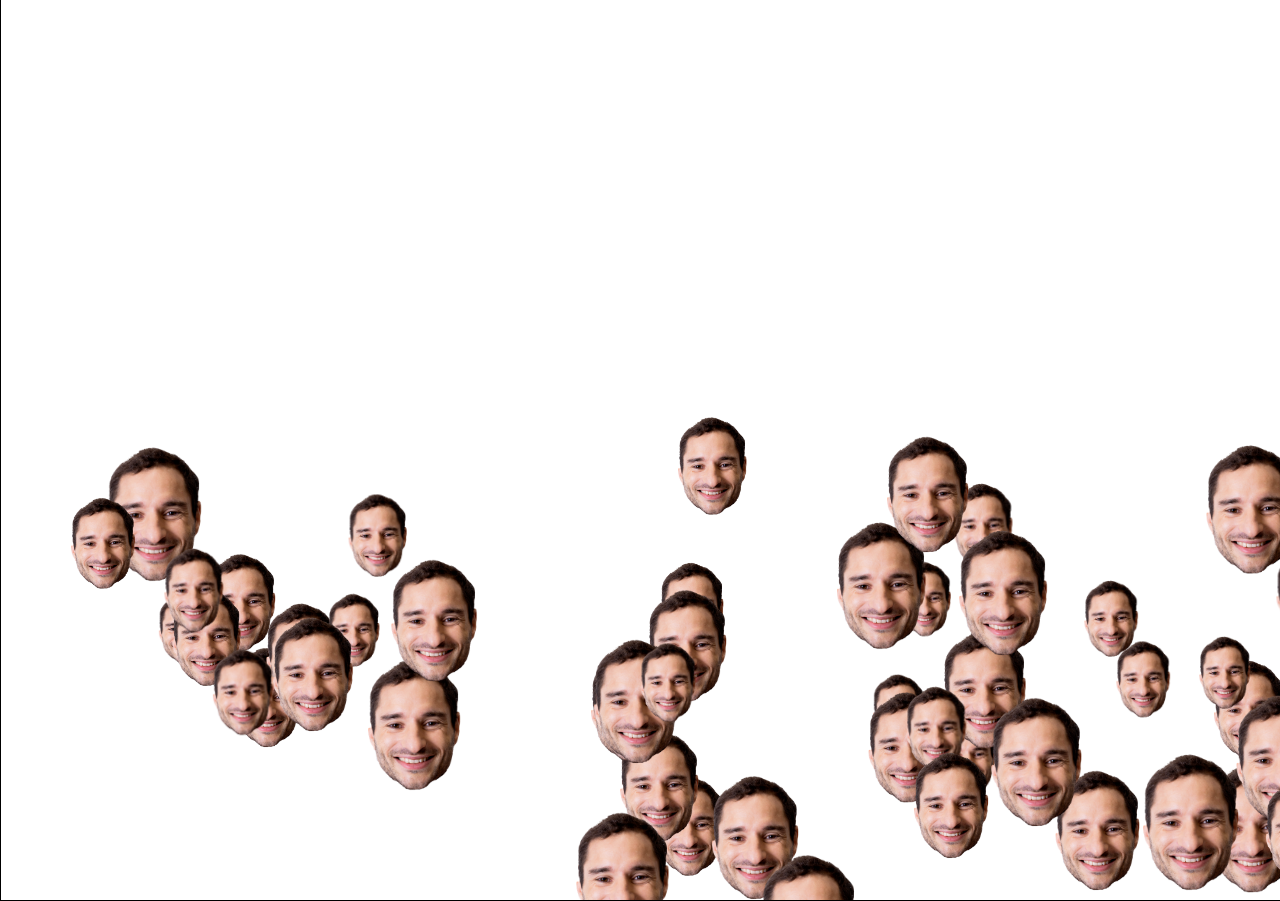
<file: engine.html>
<!DOCTYPE html>
<html lang="en">
  <head>
    <meta charset="UTF-8" />
    <meta name="viewport" content="width=device-width, initial-scale=1.0" />
    <title>Physics engine play</title>
    <style>
      /* Reset */
      * {
        margin: 0;
        padding: 0;
        box-sizing: border-box;
      }
    </style>
  </head>
  <body>
    <canvas
      id="canvas"
      style="
        border: 1px solid black;
        position: absolute;
        top: 0;
        left: 0;
        right: 0;
        bottom: 0;
        margin: auto;
      "
    ></canvas>
    <script>
      class Balloon {
        constructor(options) {
          this.canvas = options.canvas
          this.ctx = options.ctx
          this.image = options.image
          this.width = options.width
          this.height = options.height
          this.x = options.x
          this.y = options.y
          this.vx = options.vx
          this.vy = options.vy
          this.ax = options.ax
          this.ay = options.ay
          this.friction = options.friction
          this.gravity = options.gravity
          this.sway = Math.random() * 1.5
        }

        draw() {
          this._update()
          this.ctx.drawImage(
            this.image,
            this.x,
            this.y,
            this.width,
            this.height
          )
        }

        _update() {
          this.vx += this.ax
          this.vy += this.ay
          this.vx *= this.friction
          this.vy *= this.friction
          this.x += this.vx
          this.y -= this.vy
          this.x += Math.sin(Date.now() * 0.001) * this.sway
        }
      }

      function performBalloonAnimation() {
        const image = new Image()
        image.src = '/static/immutable/resized/IMG_7981.png'
        const naturalWidth = 250
        const naturalHeight = 350
        const imageRatio = naturalHeight / naturalWidth
        const canvas = document.getElementById('canvas')
        const ctx = canvas.getContext('2d')
        canvas.width = window.innerWidth
        canvas.height = window.innerHeight
        let balloons = Array.from({ length: 50 }, () => {
          const width = Math.random() * 50 + 50
          const height = width * imageRatio
          return new Balloon({
            canvas,
            ctx,
            image,
            width,
            height,
            x: Math.random() * window.innerWidth,
            y: window.innerHeight + 200,
            vx: 0,
            vy: 1 + Math.random() * 10,
            ax: 0,
            ay: 0.1 + Math.random() * 0.14,
            friction: 0.98,
            gravity: 0.98,
          })
        })
        const draw = () => {
          ctx.clearRect(0, 0, canvas.width, canvas.height)
          const isAboveScreen = (x) => x.y + x.height < 0
          balloons = balloons.filter((x) => !isAboveScreen(x))
          balloons.forEach((x) => x.draw())
          if (balloons.length) {
            requestAnimationFrame(draw)
          }
        }
        draw()
      }
      performBalloonAnimation()
    </script>
  </body>
</html>
</file>
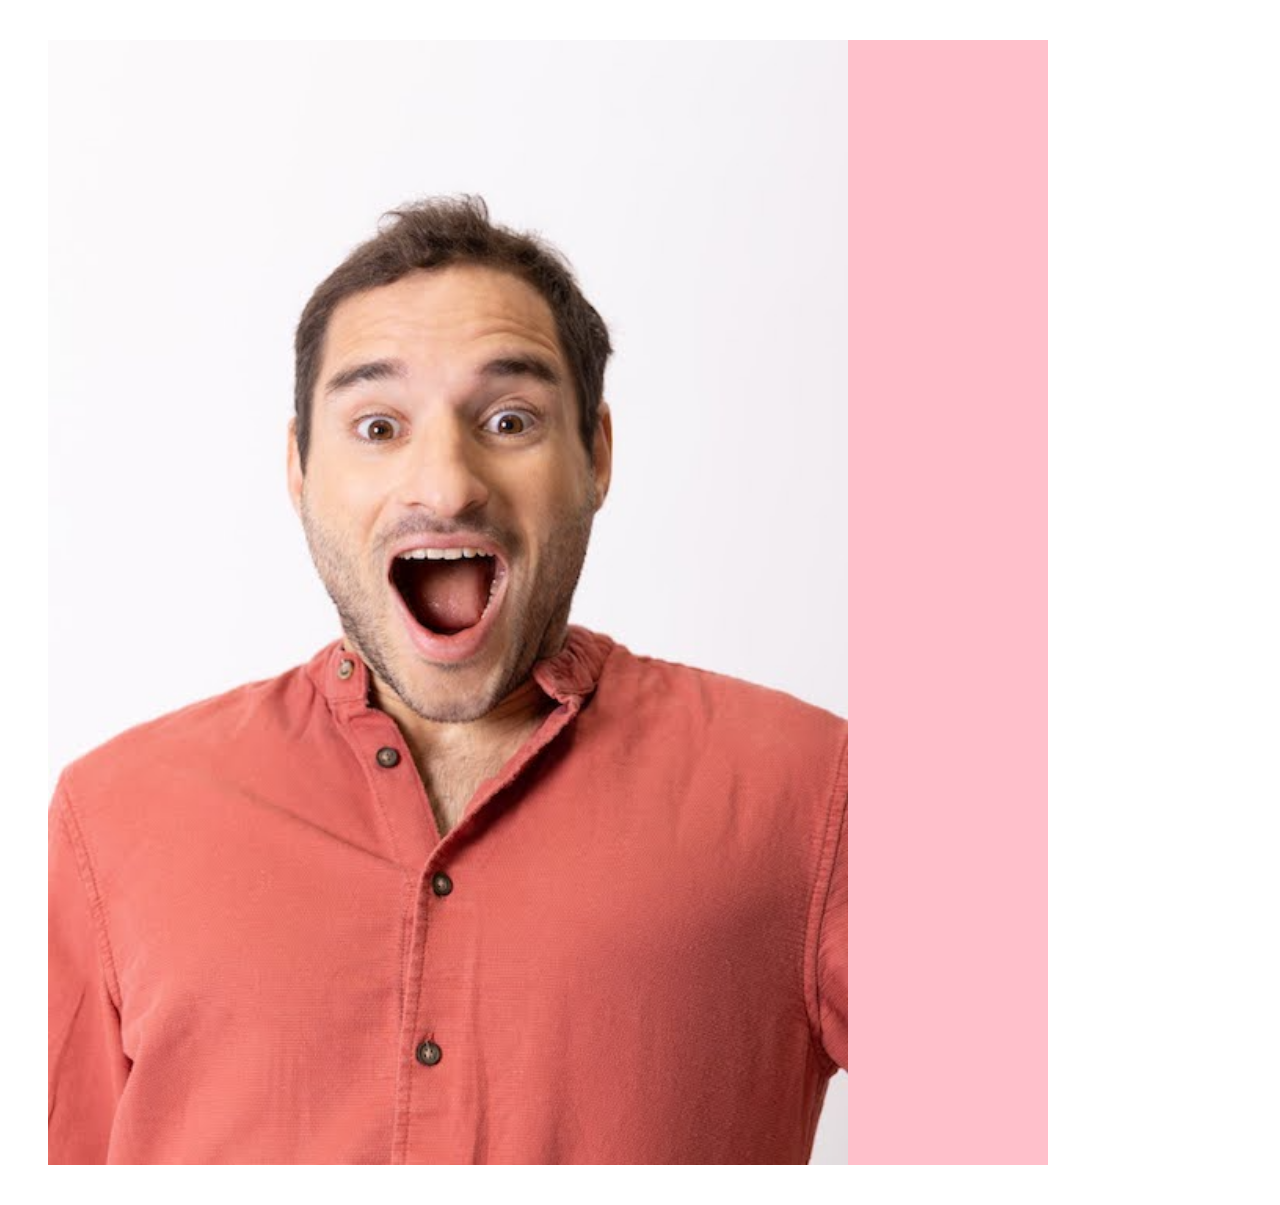
<file: find_coords.html>
<!DOCTYPE html>
<html lang="en">
  <head>
    <meta charset="UTF-8" />
    <meta name="viewport" content="width=device-width, initial-scale=1.0" />
    <title>Document</title>
    <style>
      * {
        box-sizing: border-box;
      }
    </style>
  </head>
  <body>
    <div
      id="container"
      style="
        width: 1000px;
        height: 100%;
        display: flex;
        background: pink;
        margin: 40px;
        position: relative;
      "
    >
      <img src="./static/immutable/original/0E9A9000.jpg" alt="" id="image" />
    </div>
    <script>
      // Loop through each photo, present it on screen
      // On click of mouse store the coordinates of the click as the left eye coordinates relative to natural image size
      // On click of mouse store the coordinates of the click as the right eye coordinates relative to natural image size
      const image = document.getElementById('image')
      if (!image) {
        throw new Error('No image found')
      }
      const container = document.getElementById('container')
      if (!container) {
        throw new Error('No container found')
      }
      let targetWidth = 800
      image.style.width = `${targetWidth}px`

      // const rawPhotos = [
      //   {
      //     url: './static/immutable/original/0E9A9000.jpg',
      //     direction: 'north',
      //   },
      //   {
      //     url: './static/immutable/original/0E9A9002.jpg',
      //     direction: 'north east',
      //   },
      //   {
      //     url: './static/immutable/original/0E9A9003.jpg',
      //     direction: 'north east east',
      //   },
      //   {
      //     url: './static/immutable/original/0E9A9004.jpg',
      //     direction: 'east',
      //   },
      //   {
      //     url: './static/immutable/original/0E9A9005.jpg',
      //     direction: 'south east east',
      //   },
      //   {
      //     url: './static/immutable/original/0E9A9006.jpg',
      //     direction: 'south east',
      //   },
      //   {
      //     url: './static/immutable/original/0E9A9008.jpg',
      //     direction: 'south south east',
      //   },
      //   {
      //     url: './static/immutable/original/0E9A9009.jpg',
      //     direction: 'south',
      //   },
      //   {
      //     url: './static/immutable/original/0E9A9012.jpg',
      //     direction: 'south south west',
      //   },
      //   {
      //     url: './static/immutable/original/0E9A9013.jpg',
      //     direction: 'south west',
      //   },
      //   {
      //     url: './static/immutable/original/0E9A9015.jpg',
      //     direction: 'south west west',
      //   },
      //   {
      //     url: './static/immutable/original/0E9A9017.jpg',
      //     direction: 'west',
      //   },
      //   {
      //     url: './static/immutable/original/0E9A9020.jpg',
      //     direction: 'north west',
      //   },
      //   {
      //     url: './static/immutable/original/0E9A9019.jpg',
      //     direction: 'north north west',
      //   },
      // ]
      const rawPhotos = [
        {
          url: './static/immutable/webp/0E9A8952_hovered.webp',
          direction: 'north',
        },
        {
          url: './static/immutable/webp/0E9A8956_clicked.webp',
          direction: 'north east',
        },
      ]

      let i = 0

      image.src = rawPhotos[i].url

      window.addEventListener('click', (e) => {
        // Get the coordinates of the click relative to the image
        const imageBoundingRect = image.getBoundingClientRect()
        const x = e.clientX - imageBoundingRect.left
        const y = e.clientY - imageBoundingRect.top

        const ratio = image.naturalWidth / targetWidth
        const naturalEyeX = x * ratio
        console.log('naturalEyeX', naturalEyeX)
        const naturalEyeY = y * ratio
        console.log('naturalEyeY', naturalEyeY)
        if (rawPhotos[i].leftEye) {
          rawPhotos[i].rightEye = {
            x: naturalEyeX,
            y: naturalEyeY,
          }
          i++
          if (i < rawPhotos.length) {
            image.src = rawPhotos[i].url
          } else {
            console.log('rawPhotos', JSON.stringify(rawPhotos, null, 2))
            alert('Done!')
          }
        } else {
          rawPhotos[i].leftEye = {
            x: naturalEyeX,
            y: naturalEyeY,
          }
        }
        console.log('rawPhotos', JSON.stringify(rawPhotos, null, 2))
      })
    </script>
  </body>
</html>
</file>
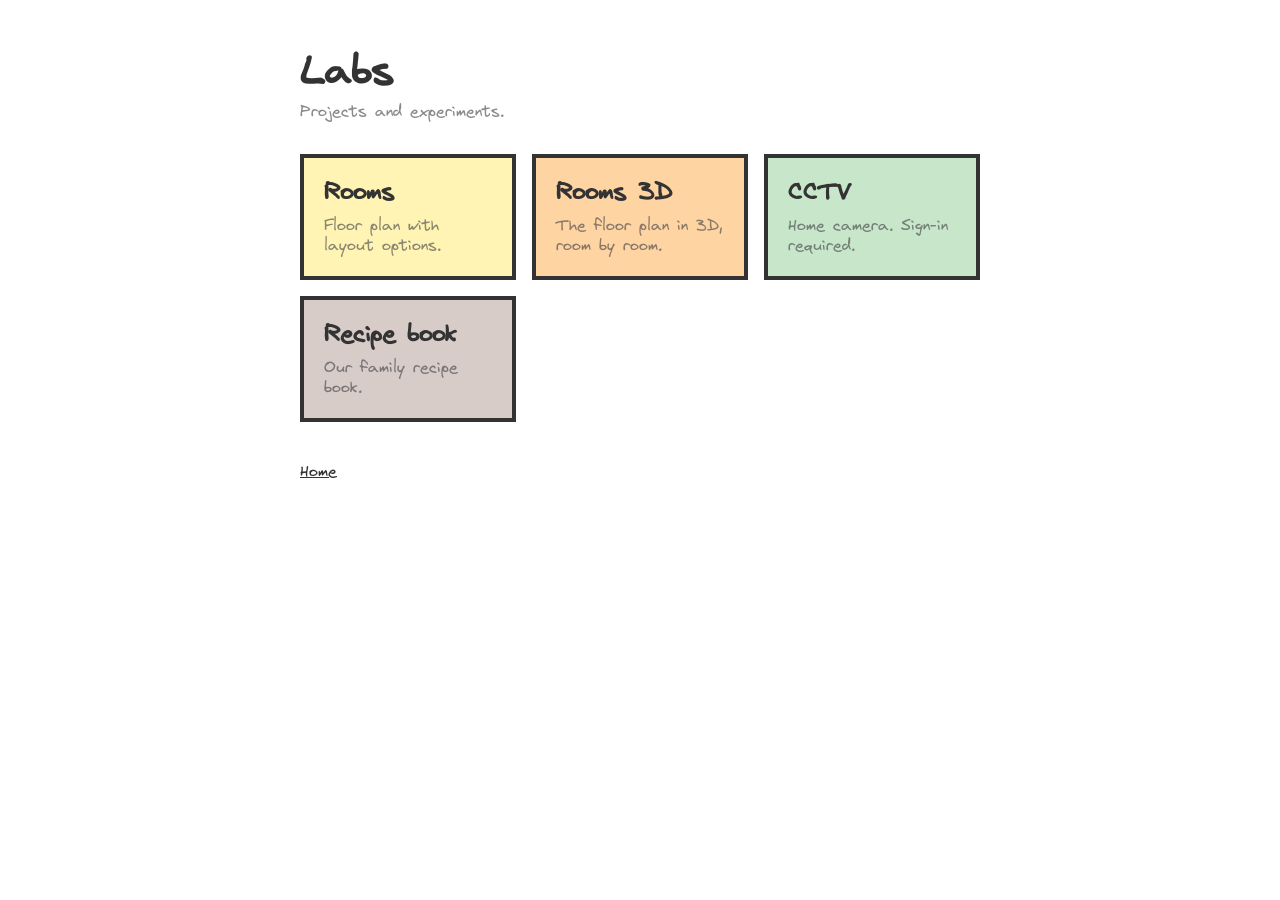
<file: labs.html>
<!DOCTYPE html>
<html lang="en">
  <head>
    <meta charset="utf-8" />
    <meta name="viewport" content="width=device-width, initial-scale=1" />
    <meta name="theme-color" content="#ffffff" />
    <meta name="robots" content="noindex, nofollow" />
    <title>Labs</title>
    <link
      rel="icon"
      type="image/png"
      sizes="32x32"
      href="/static/favicon/favicon-32x32.png"
    />
    <link
      rel="preload"
      href="/static/immutable/fonts/Virgil.woff2"
      as="font"
      type="font/woff2"
      crossorigin
    />
    <style>
      :root {
        --label: #333;
        --labelSecondary: rgba(60, 60, 67, 0.6);
        --background: white;
        --card-1: #fff4b3;
        --card-1-hover: #ffe680;
        --card-2: #ffd4a3;
        --card-2-hover: #ffbf7a;
        --card-3: #c8e6c9;
        --card-3-hover: #a5d6a7;
        --card-4: #d7ccc8;
        --card-4-hover: #bcaaa4;
      }
      @media (prefers-color-scheme: dark) {
        :root {
          --label: white;
          --labelSecondary: rgba(235, 235, 245, 0.6);
          --background: rgb(36, 36, 36);
          --card-1: #4d4600;
          --card-1-hover: #665c00;
          --card-2: #663e1f;
          --card-2-hover: #804f26;
          --card-3: #2e4930;
          --card-3-hover: #3d6640;
          --card-4: #3b2f2d;
          --card-4-hover: #54413d;
        }
      }
      @font-face {
        font-family: "Virgil";
        src: url("/static/immutable/fonts/Virgil.woff2");
        font-display: fallback;
      }
      *,
      *:before,
      *:after {
        box-sizing: border-box;
      }
      html,
      body {
        margin: 0;
        padding: 0;
        background: var(--background);
        color: var(--label);
        font-family: "Virgil", system-ui, sans-serif;
      }
      main {
        max-width: 720px;
        margin: 0 auto;
        padding: 48px 20px 64px;
      }
      h1 {
        font-size: 40px;
        margin: 0 0 4px;
      }
      .intro {
        color: var(--labelSecondary);
        margin: 0 0 32px;
      }
      .grid {
        display: grid;
        grid-template-columns: repeat(auto-fill, minmax(200px, 1fr));
        gap: 16px;
        list-style: none;
        margin: 0;
        padding: 0;
      }
      .card {
        display: block;
        height: 100%;
        padding: 20px;
        border: 4px solid var(--label);
        color: var(--label);
        text-decoration: none;
        transition: background-color 0.2s ease;
      }
      .card h2 {
        font-size: 24px;
        margin: 0 0 8px;
      }
      .card p {
        margin: 0;
        color: var(--labelSecondary);
      }
      li:nth-child(4n + 1) .card { background: var(--card-1); }
      li:nth-child(4n + 1) .card:hover { background: var(--card-1-hover); }
      li:nth-child(4n + 2) .card { background: var(--card-2); }
      li:nth-child(4n + 2) .card:hover { background: var(--card-2-hover); }
      li:nth-child(4n + 3) .card { background: var(--card-3); }
      li:nth-child(4n + 3) .card:hover { background: var(--card-3-hover); }
      li:nth-child(4n + 4) .card { background: var(--card-4); }
      li:nth-child(4n + 4) .card:hover { background: var(--card-4-hover); }
      .back {
        display: inline-block;
        margin-top: 40px;
        color: var(--label);
      }
    </style>
  </head>
  <body>
    <main>
      <h1>Labs</h1>
      <p class="intro">Projects and experiments.</p>
      <ul class="grid">
        <li>
          <a class="card" href="/rooms">
            <h2>Rooms</h2>
            <p>Floor plan with layout options.</p>
          </a>
        </li>
        <li>
          <a class="card" href="/rooms-3d">
            <h2>Rooms 3D</h2>
            <p>The floor plan in 3D, room by room.</p>
          </a>
        </li>
        <li>
          <a class="card" href="/cctv">
            <h2>CCTV</h2>
            <p>Home camera. Sign-in required.</p>
          </a>
        </li>
        <li>
          <a
            class="card"
            href="https://david-and-gaby-recipe-book.david232314.chatgpt.site/"
          >
            <h2>Recipe book</h2>
            <p>Our family recipe book.</p>
          </a>
        </li>
      </ul>
      <a class="back" href="/">Home</a>
    </main>
  </body>
</html>
</file>
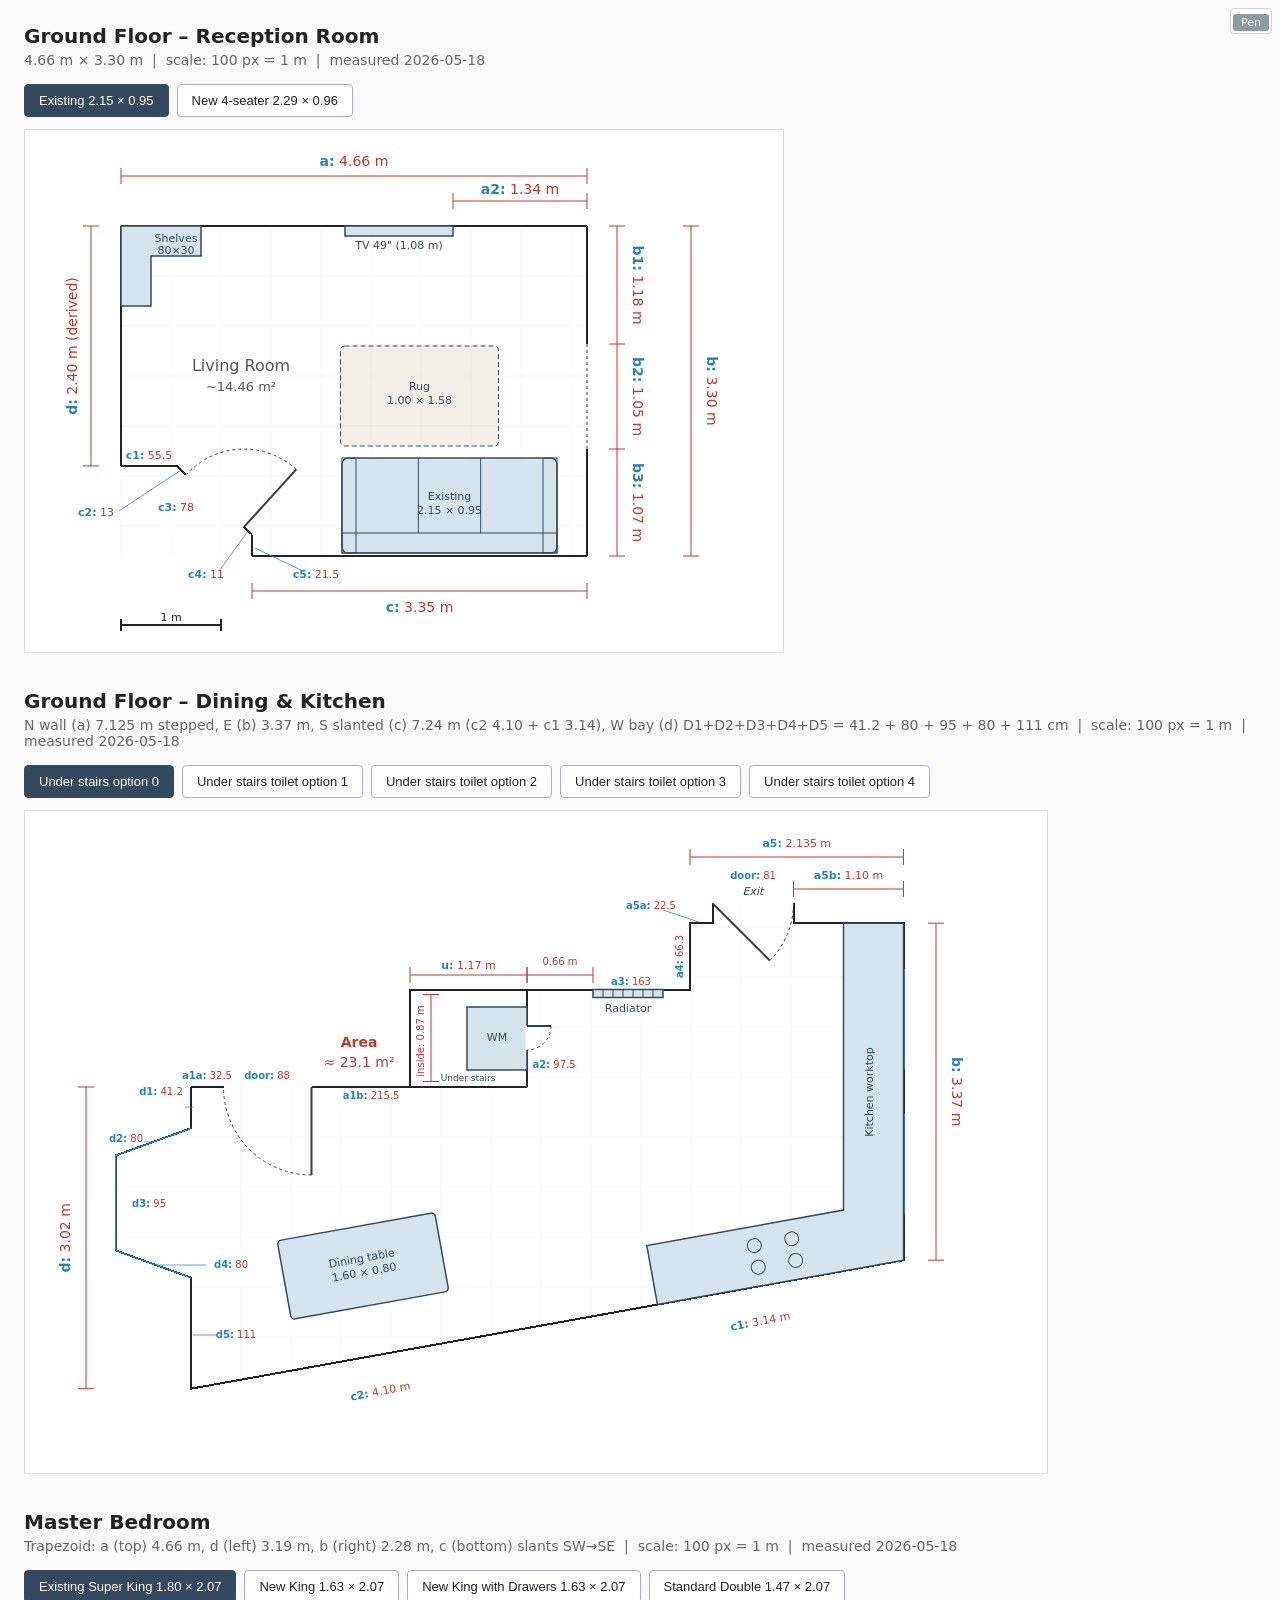
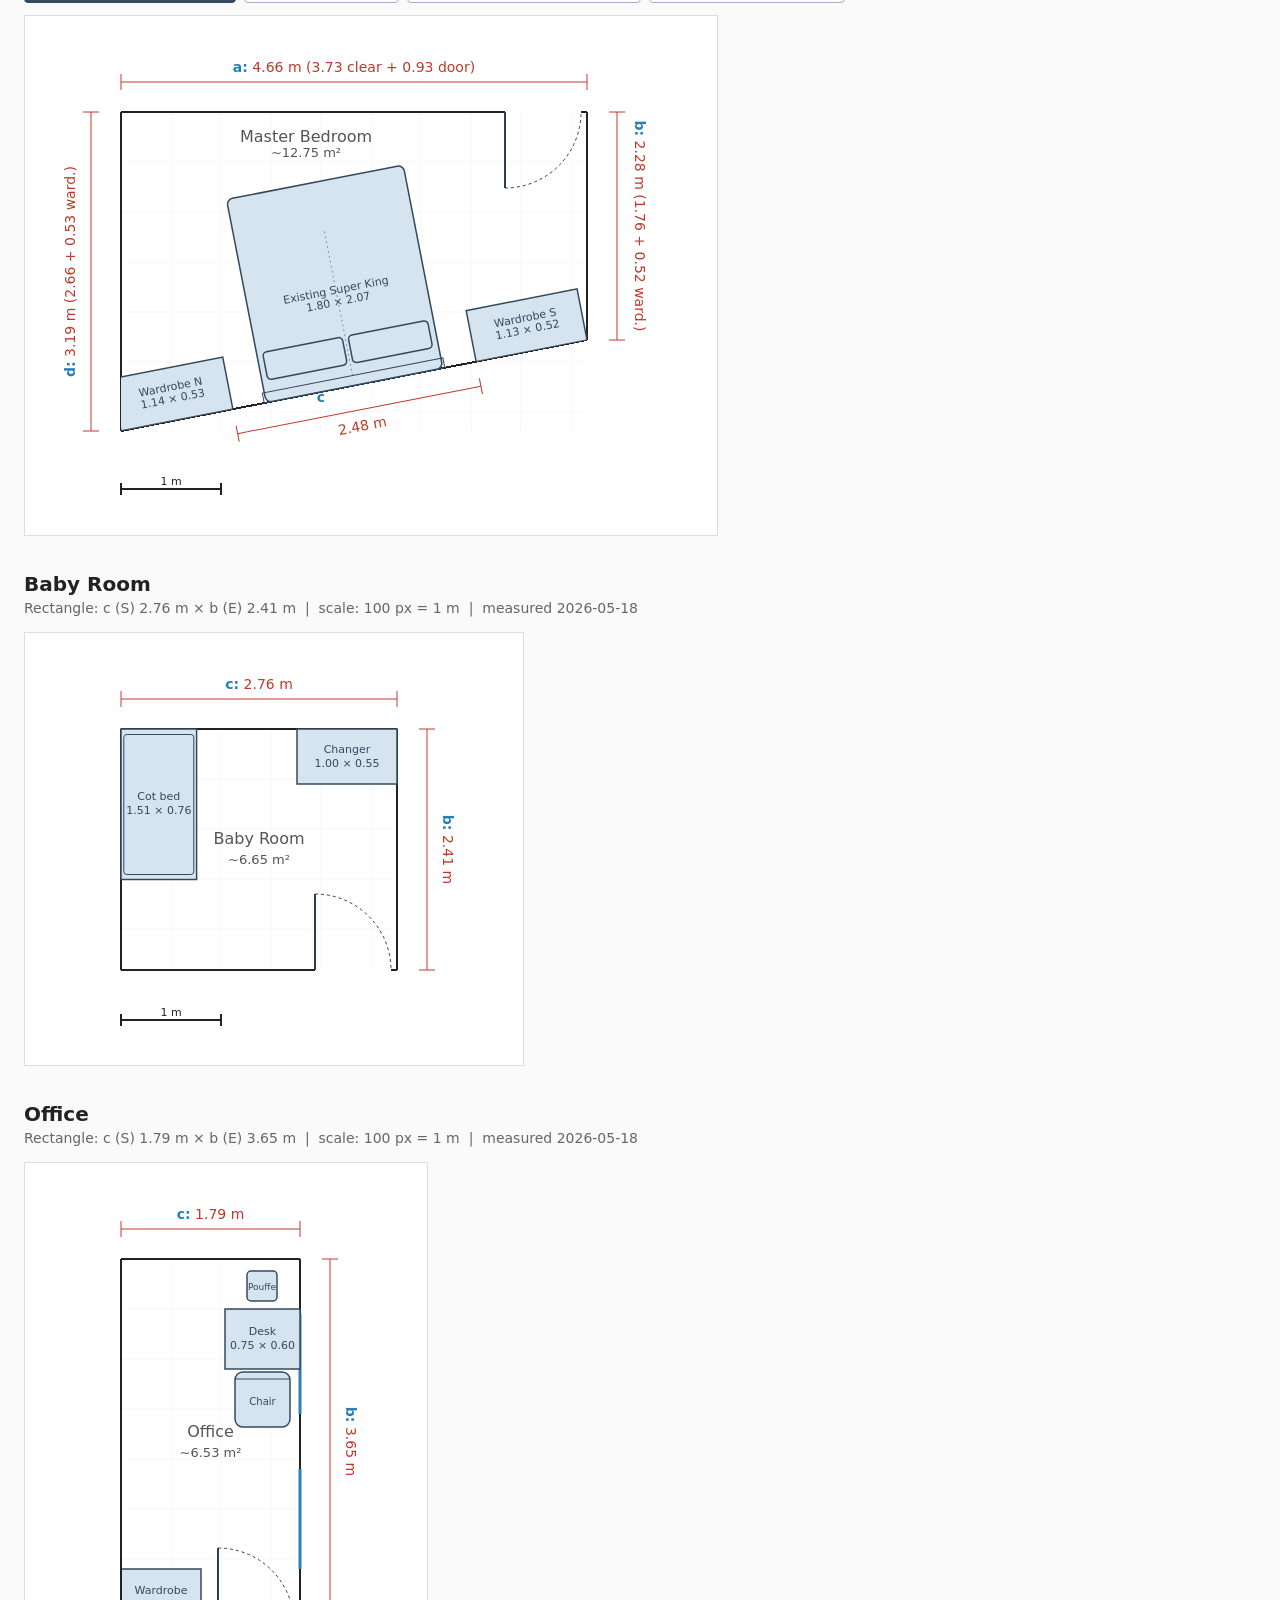
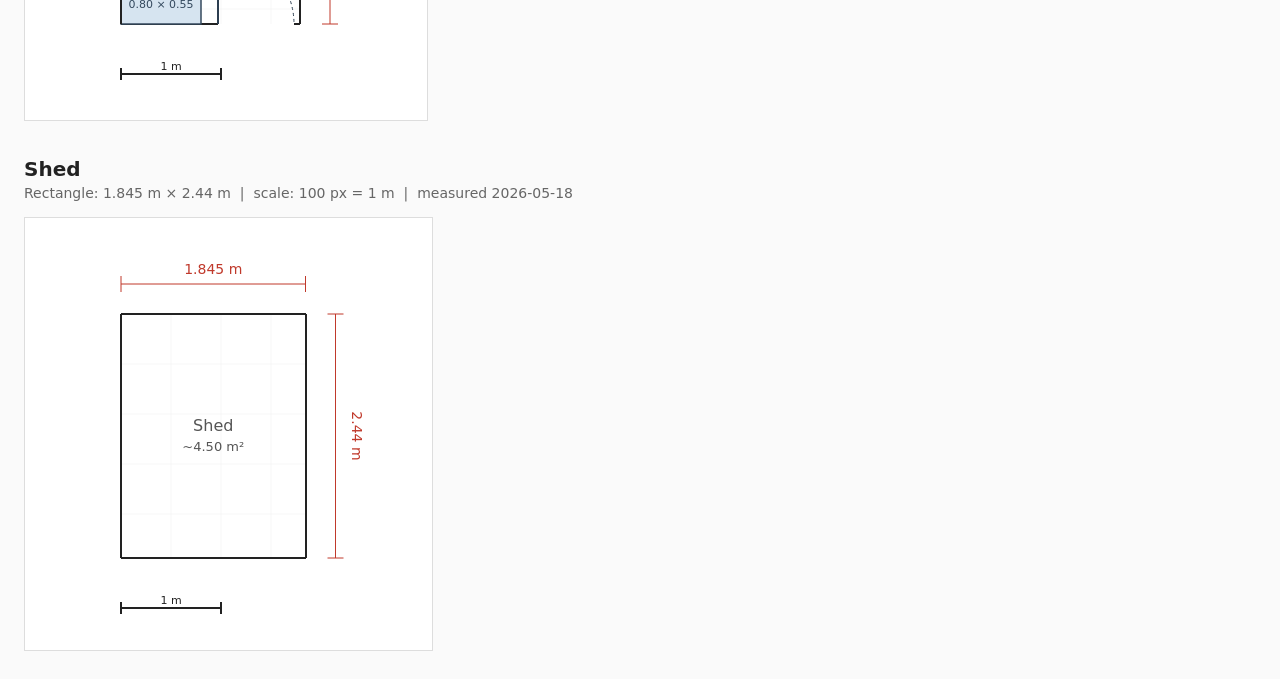
<file: rooms.html>
<!DOCTYPE html>
<html lang="en">
<head>
<meta charset="UTF-8">
<title>Addison Way Floor Plan</title>
<link rel="manifest" href="/rooms.webmanifest">
<script>
  if ('serviceWorker' in navigator) {
    window.addEventListener('load', () => {
      navigator.serviceWorker.register('/rooms-sw.js', { scope: '/rooms' }).catch(() => {});
    });
  }
</script>
<style>
  :root {
    color-scheme: light dark;
    --bg: #fafafa;
    --fg: #222;
    --muted: #666;
    --stage-bg: #fff;
    --stage-border: #ddd;
    --wall: #222;
    --door: #2c3e50;
    --glazing: #2980b9;
    --furniture-fill: #d6e4f0;
    --furniture-stroke: #34495e;
    --furniture-text: #34495e;
    --drawer-fill: #f4e1d2;
    --drawer-stroke: #b07d4a;
    --dim: #c0392b;
    --room-label: #555;
    --grid: #eee;
    --btn-bg: #fff;
    --btn-border: #aac;
    --btn-hover: #eef;
    --btn-active-bg: #34495e;
    --btn-active-fg: #fff;
    --warn: #c0392b;
    --section-label: #2980b9;
  }
  @media (prefers-color-scheme: dark) {
    :root {
      --bg: #1a1a1a;
      --fg: #e8e8e8;
      --muted: #aaa;
      --stage-bg: #252525;
      --stage-border: #444;
      --wall: #e8e8e8;
      --door: #9ec5e8;
      --glazing: #5fa8d3;
      --furniture-fill: #2c3e50;
      --furniture-stroke: #9ec5e8;
      --furniture-text: #d6e4f0;
      --drawer-fill: #5c4a3a;
      --drawer-stroke: #d4a574;
      --dim: #ff7b6b;
      --room-label: #bbb;
      --grid: #333;
      --btn-bg: #2a2a2a;
      --btn-border: #555;
      --btn-hover: #3a3a3a;
      --btn-active-bg: #9ec5e8;
      --btn-active-fg: #1a1a1a;
      --warn: #ff7b6b;
      --section-label: #5fa8d3;
    }
  }
  .section-label { fill: var(--section-label); font-size: 14px; font-weight: bold; font-family: system-ui, sans-serif; }
  body { font-family: system-ui, sans-serif; margin: 24px; background: var(--bg); color: var(--fg); }
  h1 { margin: 0 0 4px; font-size: 20px; }
  .meta { color: var(--muted); margin-bottom: 16px; font-size: 14px; }
  .stage { background: var(--stage-bg); border: 1px solid var(--stage-border); padding: 16px; display: inline-block; max-width: 100%; box-sizing: border-box; }
  svg { display: block; max-width: 100%; height: auto; user-select: none; -webkit-user-select: none; }
  @media (max-width: 600px) {
    body { margin: 12px; }
    .stage { padding: 8px; }
  }
  .wall { fill: none; stroke: var(--wall); stroke-width: 2; shape-rendering: crispEdges; }
  .door-leaf { stroke: var(--door); stroke-width: 2; fill: none; }
  .door-swing { stroke: var(--door); stroke-width: 1; fill: none; stroke-dasharray: 3 3; }
  .glazing { stroke: var(--glazing); stroke-width: 1.5; fill: none; }
  .mullion { stroke: var(--door); stroke-width: 2; fill: none; }
  .furniture { fill: var(--furniture-fill); stroke: var(--furniture-stroke); stroke-width: 1.5; }
  .furniture-detail { fill: none; stroke: var(--furniture-stroke); stroke-width: 1; }
  .furniture-label { fill: var(--furniture-text); font-size: 11px; font-family: system-ui, sans-serif; }
  .drawer { fill: var(--drawer-fill); stroke: var(--drawer-stroke); stroke-width: 1; stroke-dasharray: 4 3; }
  .dim-line { stroke: var(--dim); stroke-width: 1; }
  .dim-tick { stroke: var(--dim); stroke-width: 1; }
  .dim-text { fill: var(--dim); font-size: 14px; font-family: system-ui, sans-serif; }
  .room-label { fill: var(--room-label); font-size: 16px; font-family: system-ui, sans-serif; }
  .grid { stroke: var(--grid); stroke-width: 0.5; }
  .controls { margin-bottom: 12px; display: flex; gap: 8px; flex-wrap: wrap; }
  .controls button { padding: 8px 14px; border: 1px solid var(--btn-border); background: var(--btn-bg); color: var(--fg); cursor: pointer; font-size: 13px; border-radius: 4px; }
  .controls button.active { background: var(--btn-active-bg); color: var(--btn-active-fg); border-color: var(--btn-active-bg); }
  .controls button:hover:not(.active) { background: var(--btn-hover); }
  .warn { color: var(--warn); font-size: 13px; margin-left: 8px; }
  body.pen-mode svg { cursor: crosshair; touch-action: pinch-zoom; }
  .pen-stroke { fill: none; stroke: var(--warn); stroke-width: 2.5; stroke-linecap: round; stroke-linejoin: round; pointer-events: none; transition: opacity 2s ease-in; }
  .pen-toolbar { position: fixed; top: 8px; right: 8px; z-index: 1000; background: var(--stage-bg); border: 1px solid var(--btn-border); border-radius: 4px; padding: 2px; opacity: 0.55; transition: opacity 0.15s; }
  .pen-toolbar:hover { opacity: 1; }
  .pen-toolbar button { font-size: 11px; padding: 2px 8px; border: none; background: transparent; color: var(--fg); cursor: pointer; border-radius: 3px; font-family: system-ui, sans-serif; }
  .pen-toolbar button.active { background: var(--btn-active-bg); color: var(--btn-active-fg); }
</style>
</head>
<body>
  <div class="pen-toolbar">
    <button id="pen-toggle" title="Toggle pen mode (p)">Pen</button>
  </div>

  <h1>Ground Floor &ndash; Reception Room</h1>
  <div class="meta">4.66 m &times; 3.30 m &nbsp;|&nbsp; scale: 100 px = 1 m &nbsp;|&nbsp; measured 2026-05-18</div>

  <div class="controls" id="sofa-controls">
    <button data-w="215" data-d="95" data-seats="3" data-label="Existing">Existing 2.15 &times; 0.95</button>
    <button data-w="229" data-d="96" data-seats="4" data-label="New 4-seater">New 4-seater 2.29 &times; 0.96</button>
    <span id="warn" class="warn"></span>
  </div>

  <div class="stage">
    <!--
      Room: 4.66 m wide x 3.30 m tall (measured 2026-05-18). c (south wall east piece) = 3.35 m measured.
      Diagonal c2+c3+c4 (102 cm) projects 75.5 horiz x 68.58 vert (angle ~42 deg).
      Derived W wall length: 2.40 m.
    -->
    <svg width="726" height="490" viewBox="0 0 726 490" xmlns="http://www.w3.org/2000/svg">
      <!-- 0.5m grid -->
      <g class="grid">
        <line x1="80" y1="80" x2="80" y2="410"/>
        <line x1="130" y1="80" x2="130" y2="410"/>
        <line x1="180" y1="80" x2="180" y2="410"/>
        <line x1="230" y1="80" x2="230" y2="410"/>
        <line x1="280" y1="80" x2="280" y2="410"/>
        <line x1="330" y1="80" x2="330" y2="410"/>
        <line x1="380" y1="80" x2="380" y2="410"/>
        <line x1="430" y1="80" x2="430" y2="410"/>
        <line x1="480" y1="80" x2="480" y2="410"/>
        <line x1="530" y1="80" x2="530" y2="410"/>
        <line x1="80"  y1="130" x2="546" y2="130"/>
        <line x1="80"  y1="180" x2="546" y2="180"/>
        <line x1="80"  y1="230" x2="546" y2="230"/>
        <line x1="80"  y1="280" x2="546" y2="280"/>
        <line x1="80"  y1="330" x2="546" y2="330"/>
        <line x1="80"  y1="380" x2="546" y2="380"/>
      </g>

      <!-- Room walls -->
      <!-- SW corner clipped: c1 horiz 55.5, diagonal (c2+c3+c4 = 13+78+11 = 102) at ~42 deg, c5 21.5 vertical. -->
      <!-- East wall: b1 (1.18 m) + b2 French door (1.05 m) + b3 (1.07 m) = 3.30 m. -->
      <!-- Diagonal unit (0.7402, 0.6724). c2 NW jamb (145.12, 328.66), c3 door 78cm, c4 SE jamb (202.86, 381.11). -->
      <line class="wall" x1="80" y1="80" x2="546" y2="80"/>
      <line class="wall" x1="546" y1="80" x2="546" y2="198"/>
      <line class="wall" x1="546" y1="303" x2="546" y2="410"/>
      <line class="wall" x1="80" y1="80" x2="80" y2="319.92"/>
      <line class="wall" x1="80" y1="319.92" x2="135.5" y2="319.92"/>
      <line class="wall" x1="135.5" y1="319.92" x2="145.12" y2="328.66"/>
      <line class="wall" x1="202.86" y1="381.11" x2="211" y2="388.50"/>
      <line class="wall" x1="211" y1="388.50" x2="211" y2="410"/>
      <line class="wall" x1="211" y1="410" x2="546" y2="410"/>

      <!-- Door on diagonal: 78cm, hinge at SE jamb (202.86, 381.11), swings into room. -->
      <!-- Closed dir hinge->NW jamb (-57.74, -52.45). Open dir 90 deg CCW visually = (52.45, -57.74). Open end (255.31, 323.37). -->
      <line class="door-leaf" x1="202.86" y1="381.11" x2="255.31" y2="323.37"/>
      <path class="door-swing" d="M 255.31 323.37 A 78 78 0 0 0 145.12 328.66"/>

      <!-- West wall d dim (left outer column) — d = 2.40 m derived from c=3.35 and the diagonal. -->
      <line class="dim-line" x1="50" y1="80" x2="50" y2="319.92"/>
      <line class="dim-tick" x1="42" y1="80" x2="58" y2="80"/>
      <line class="dim-tick" x1="42" y1="319.92" x2="58" y2="319.92"/>
      <text class="dim-text" x="36" y="200" text-anchor="middle" transform="rotate(-90 36 200)"><tspan fill="var(--section-label)" font-weight="bold">d:</tspan> 2.40 m (derived)</text>

      <g>
        <!-- leader lines from off-wall dim labels to the tiny c2/c4/c5 wall segments -->
        <line x1="78" y1="365" x2="140" y2="324" stroke="var(--section-label)" stroke-width="0.75"/>
        <!-- c4 label sits west of cut, leader goes up-right to c4 segment midpoint (206.93, 384.80) -->
        <line x1="178" y1="425" x2="207" y2="385" stroke="var(--section-label)" stroke-width="0.75"/>
        <!-- c5 label sits east of cut, leader goes up-left to c5 segment midpoint (211, 399.25) -->
        <line x1="262" y1="425" x2="214" y2="402" stroke="var(--section-label)" stroke-width="0.75"/>
      </g>

      <!-- East French doors: open outward to garden. Indicated by dashed line across opening. -->
      <line class="door-swing" x1="546" y1="198" x2="546" y2="303"/>

      <!-- L-shaped built-in shelves in NW corner: 80cm along each wall, 30cm deep -->
      <polygon class="furniture" points="80,80 160,80 160,110 110,110 110,160 80,160"/>
      <text class="furniture-label" x="135" y="96" text-anchor="middle">Shelves</text>
      <text class="furniture-label" x="135" y="108" text-anchor="middle">80&#215;30</text>

      <!-- TV: 49" diagonal -> 108 cm wide screen (16:9). Wall-mounted on north wall. a2=1.34m from right edge to east wall. -->
      <rect class="furniture" x="304" y="80" width="108" height="10"/>
      <text class="furniture-label" x="358" y="103" text-anchor="middle">TV 49&quot; (1.08 m)</text>

      <!-- a2: TV right edge (x=412) to east wall (x=546) = 1.34 m -->
      <line class="dim-line" x1="412" y1="55" x2="546" y2="55"/>
      <line class="dim-tick" x1="412" y1="47" x2="412" y2="63"/>
      <line class="dim-tick" x1="546" y1="47" x2="546" y2="63"/>
      <text class="dim-text" x="479" y="48" text-anchor="middle"><tspan fill="var(--section-label)" font-weight="bold">a2:</tspan> 1.34 m</text>

      <!-- Rug 1.00 x 1.58 m, in front of sofa (centred in sofa zone 211..546, so cx=378.5) -->
      <rect x="299.5" y="200" width="158" height="100" rx="4" fill="rgba(180,140,100,0.15)" stroke="var(--furniture-stroke)" stroke-width="1" stroke-dasharray="5 3"/>
      <text class="furniture-label" x="378.5" y="244" text-anchor="middle">Rug</text>
      <text class="furniture-label" x="378.5" y="258" text-anchor="middle">1.00 &#215; 1.58</text>

      <!-- Sofa group - rendered via JS -->
      <g id="sofa"></g>
      <!-- Pouf group - rendered via JS, positioned relative to sofa front -->
      <g id="footstool"></g>

      <!-- Room label (placed in the NW area, north of the diagonal cut) -->
      <text class="room-label" x="200" y="225" text-anchor="middle">Living Room</text>
      <text class="room-label" x="200" y="245" text-anchor="middle" style="font-size:13px;">~14.46 m&#178;</text>

      <!-- Width dimension (top) -->
      <line class="dim-line" x1="80" y1="30" x2="546" y2="30"/>
      <line class="dim-tick" x1="80" y1="22" x2="80" y2="38"/>
      <line class="dim-tick" x1="546" y1="22" x2="546" y2="38"/>
      <text class="dim-text" x="313" y="20" text-anchor="middle"><tspan fill="var(--section-label)" font-weight="bold">a:</tspan> 4.66 m</text>

      <!-- Scale bar: 1 m reference -->
      <g shape-rendering="crispEdges">
        <line x1="80" y1="479" x2="180" y2="479" stroke="currentColor" stroke-width="2"/>
        <line x1="80" y1="473" x2="80" y2="485" stroke="currentColor" stroke-width="2"/>
        <line x1="180" y1="473" x2="180" y2="485" stroke="currentColor" stroke-width="2"/>
        <text x="130" y="475" text-anchor="middle" style="font-size:11px;" fill="currentColor">1 m</text>
      </g>

      <!-- Height dimension (right outer) — shifted west 50 cm to sit close to east wall. -->
      <line class="dim-line" x1="650" y1="80" x2="650" y2="410"/>
      <line class="dim-tick" x1="642" y1="80" x2="658" y2="80"/>
      <line class="dim-tick" x1="642" y1="410" x2="658" y2="410"/>
      <text class="dim-text" x="666" y="245" text-anchor="middle" transform="rotate(90 666 245)"><tspan fill="var(--section-label)" font-weight="bold">b:</tspan> 3.30 m</text>

      <!-- East wall French door dimensions (inner column) -->
      <line class="dim-line" x1="576" y1="80" x2="576" y2="198"/>
      <line class="dim-tick" x1="568" y1="80" x2="584" y2="80"/>
      <line class="dim-tick" x1="568" y1="198" x2="584" y2="198"/>
      <text class="dim-text" x="592" y="139" text-anchor="middle" transform="rotate(90 592 139)"><tspan fill="var(--section-label)" font-weight="bold">b1:</tspan> 1.18 m</text>
      <line class="dim-line" x1="576" y1="198" x2="576" y2="303"/>
      <line class="dim-tick" x1="568" y1="303" x2="584" y2="303"/>
      <text class="dim-text" x="592" y="250.5" text-anchor="middle" transform="rotate(90 592 250.5)"><tspan fill="var(--section-label)" font-weight="bold">b2:</tspan> 1.05 m</text>
      <line class="dim-line" x1="576" y1="303" x2="576" y2="410"/>
      <line class="dim-tick" x1="568" y1="410" x2="584" y2="410"/>
      <text class="dim-text" x="592" y="356.5" text-anchor="middle" transform="rotate(90 592 356.5)"><tspan fill="var(--section-label)" font-weight="bold">b3:</tspan> 1.07 m</text>

      <!-- Measured c-segment dimensions (cm). c2/c4/c5 placed off-wall with leader lines (above). -->
      <text class="dim-text" x="108" y="313" text-anchor="middle" style="font-size:11px;"><tspan fill="var(--section-label)" font-weight="bold">c1:</tspan> 55.5</text>
      <text class="dim-text" x="55" y="370" text-anchor="middle" style="font-size:11px;"><tspan fill="var(--section-label)" font-weight="bold">c2:</tspan> 13</text>
      <text class="dim-text" x="135" y="365" text-anchor="middle" style="font-size:11px;"><tspan fill="var(--section-label)" font-weight="bold">c3:</tspan> 78</text>
      <text class="dim-text" x="165" y="432" text-anchor="middle" style="font-size:11px;"><tspan fill="var(--section-label)" font-weight="bold">c4:</tspan> 11</text>
      <text class="dim-text" x="275" y="432" text-anchor="middle" style="font-size:11px;"><tspan fill="var(--section-label)" font-weight="bold">c5:</tspan> 21.5</text>

      <!-- South wall east piece (measured: 3.35 m) -->
      <line class="dim-line" x1="211" y1="445" x2="546" y2="445"/>
      <line class="dim-tick" x1="211" y1="437" x2="211" y2="453"/>
      <line class="dim-tick" x1="546" y1="437" x2="546" y2="453"/>
      <text class="dim-text" x="378.5" y="466" text-anchor="middle"><tspan fill="var(--section-label)" font-weight="bold">c:</tspan> 3.35 m</text>
    </svg>
  </div>

  <h1 style="margin-top:32px;">Ground Floor &ndash; Dining &amp; Kitchen</h1>
  <div class="meta">N wall (a) 7.125 m stepped, E (b) 3.37 m, S slanted (c) 7.24 m (c2 4.10 + c1 3.14), W bay (d) D1+D2+D3+D4+D5 = 41.2 + 80 + 95 + 80 + 111 cm &nbsp;|&nbsp; scale: 100 px = 1 m &nbsp;|&nbsp; measured 2026-05-18</div>

  <div class="controls" id="understairs-controls">
    <button data-variant="default">Under stairs option 0</button>
    <button data-variant="toilet">Under stairs toilet option 1</button>
    <button data-variant="toilet-tight">Under stairs toilet option 2</button>
    <button data-variant="toilet-combi">Under stairs toilet option 3</button>
    <button data-variant="toilet-enclosed">Under stairs toilet option 4</button>
  </div>

  <div class="stage">
    <!--
      Dining + Kitchen layout (open plan):
      - Wall a stepped north 1.20 m at x=581 (dining/kitchen boundary): a1 (W half) -> a2 (N step, 1.20 m) -> a3 (E half).
      - Dining: NW (80, 80), a1 north wall to (581, 80), W wall 3.29 m with 3-part bay.
      - Kitchen: pushed 1.20 m further north. NE corner now at (953, -40). E wall 2.53 m -> SE (953, 213).
      - South wall c: slants from SW (80, 409) to SE (953, 213) - now steeper than before.
      - Door on wall a1 (W half), close to NW corner.
    -->
    <svg width="990" height="630" viewBox="-70 -180 990 630" xmlns="http://www.w3.org/2000/svg">
      <!--
        Room outline (CW from NW), all dimensions in cm:
          a1a 32.5 -> [door 88] -> a1b 215.5 -> a2 step N 97.5 -> a3 163 -> a4 step N 66.3
            -> a5a 22.5 -> [exit door 81] -> a5b 110 -> b S 337 -> c1 SW 314 -> c2 SW 410
            -> d5 N 111 -> d4 80 (NW diag, -75.22 horiz, -27.25 vert)
            -> d3 N 95 -> d2 80 (NE diag) -> d1 N 41.2 -> NW.
        Origin NW = (80, 80). NE = (792.5, -83.8). SE = (792.5, 253.2). SW = (80, 381.7).
        Bay west outer x = 4.78. Slant angle of c = atan(91/466) = 11.05 deg.
        c1/c2 boundary point on slant = (483.59, 308.94).
      -->
      <defs>
        <clipPath id="diningKitchenRoom">
          <polygon points="80,80 112.5,80 200.5,80 416,80 416,-17.5 579,-17.5 579,-83.8 601.5,-83.8 601.5,-103.8 682.5,-103.8 682.5,-83.8 792.5,-83.8 792.5,253.2 483.59,308.94 80,381.7 80,270.7 4.78,243.45 4.78,148.45 80,121.2"/>
        </clipPath>
      </defs>

      <!-- 0.5m grid (clipped to room) -->
      <g class="grid" clip-path="url(#diningKitchenRoom)">
        <!-- Vertical grid lines at 0.5m intervals -->
        <line x1="130" y1="-130" x2="130" y2="400"/>
        <line x1="180" y1="-130" x2="180" y2="400"/>
        <line x1="230" y1="-130" x2="230" y2="400"/>
        <line x1="280" y1="-130" x2="280" y2="400"/>
        <line x1="330" y1="-130" x2="330" y2="400"/>
        <line x1="380" y1="-130" x2="380" y2="400"/>
        <line x1="430" y1="-130" x2="430" y2="400"/>
        <line x1="480" y1="-130" x2="480" y2="400"/>
        <line x1="530" y1="-130" x2="530" y2="400"/>
        <line x1="580" y1="-130" x2="580" y2="400"/>
        <line x1="630" y1="-130" x2="630" y2="400"/>
        <line x1="680" y1="-130" x2="680" y2="400"/>
        <line x1="730" y1="-130" x2="730" y2="400"/>
        <line x1="780" y1="-130" x2="780" y2="400"/>
        <!-- Horizontal grid lines -->
        <line x1="0" y1="-80"  x2="800" y2="-80"/>
        <line x1="0" y1="-30"  x2="800" y2="-30"/>
        <line x1="0" y1="20"   x2="800" y2="20"/>
        <line x1="0" y1="70"   x2="800" y2="70"/>
        <line x1="0" y1="130"  x2="800" y2="130"/>
        <line x1="0" y1="180"  x2="800" y2="180"/>
        <line x1="0" y1="230"  x2="800" y2="230"/>
        <line x1="0" y1="280"  x2="800" y2="280"/>
        <line x1="0" y1="330"  x2="800" y2="330"/>
        <line x1="0" y1="380"  x2="800" y2="380"/>
      </g>

      <!--
        Outer walls (measured 2026-05-18). Going CW from NW.
        Door openings on a1 (88 cm) and a5 (81 cm) leave wall gaps.
      -->
      <polyline class="wall" points="80,80 112.5,80"/>
      <polyline class="wall" points="200.5,80 416,80"/>
      <polyline class="wall" id="a2-step-wall" points="416,80 416,-17.5"/>
      <polyline class="wall" points="416,-17.5 579,-17.5 579,-83.8 601.5,-83.8 601.5,-103.8"/>
      <!-- East wall (b) broken for two 100 cm windows, 46/45/46 cm gaps top/mid/bottom -->
      <polyline class="wall" points="682.5,-103.8 682.5,-83.8 792.5,-83.8 792.5,-37.8"/>
      <polyline class="wall" points="792.5,62.2 792.5,107.2"/>
      <polyline class="wall" points="792.5,207.2 792.5,253.2 483.59,308.94 80,381.7 80,270.7 4.78,243.45 4.78,148.45 80,121.2 80,80"/>

      <!-- Two 100 cm windows on b (east) wall, equidistant along its 3.37 m length -->
      <line class="glazing" x1="792.5" y1="-37.8" x2="792.5" y2="62.2" style="stroke-width:3;"/>
      <line class="glazing" x1="792.5" y1="107.2" x2="792.5" y2="207.2" style="stroke-width:3;"/>

      <!-- NW door on a1: 88 cm. Hinge at east jamb (200.5,80), swings south into the room. -->
      <line class="door-leaf" x1="200.5" y1="80" x2="200.5" y2="168"/>
      <path class="door-swing" d="M 200.5 168 A 88 88 0 0 1 112.5 80"/>

      <!-- Exit door on a5: 81 cm, inset 20 cm north of a5 line (recess at y=-103.8). Hinge at west jamb, 50% open (45 deg). -->
      <line class="door-leaf" x1="601.5" y1="-103.8" x2="658.78" y2="-46.52"/>
      <path class="door-swing" d="M 658.78 -46.52 A 81 81 0 0 0 682.5 -103.8"/>
      <text class="furniture-label" x="642" y="-112" text-anchor="middle" style="font-style:italic;">Exit</text>

      <!-- Bay window glazing (3 panes on d2, d3, d4) -->
      <line class="glazing" x1="80" y1="121.2" x2="4.78" y2="148.45"/>
      <line class="glazing" x1="4.78" y1="148.45" x2="4.78" y2="243.45"/>
      <line class="glazing" x1="4.78" y1="243.45" x2="80" y2="270.7"/>

      <!--
        Under-stairs utility room (reduced height) tucked against the a2 step.
        Default: ~0.70 m wide (estimate, labelled u) x 1.20 m deep, east flush with a2 step.
        Extended (toggle button): stretches east to x=630 so the east wall is in line with a4.
      -->
      <g id="understairs-default">
        <!-- Under-stairs cupboard: u=117 wide (east flush with a2 at x=416), exterior depth=a2=97.5 cm. Interior depth a2-inside = 87 cm. -->
        <rect x="299" y="-17.5" width="117" height="97.5" fill="transparent"/>
        <polyline class="wall" points="299,80 299,-17.5 416,-17.5"/>
        <!-- WM 60 x 63, flush against a2 (east, x=416), centred vertically in cupboard (y=-17.5..80 -> midpoint 31.25). -->
        <rect class="furniture" x="356" y="0" width="60" height="63"/>
        <text class="furniture-label" x="386" y="34" text-anchor="middle">WM</text>
        <text class="furniture-label" x="357" y="74" text-anchor="middle" style="font-size:9px;">Under stairs</text>
        <!-- WM appliance door on east face: 24 cm opening, hinge at top jamb, swings east -->
        <line x1="416" y1="19" x2="416" y2="43" stroke="var(--stage-bg)" stroke-width="3"/>
        <line class="door-leaf" x1="416" y1="19" x2="440" y2="19"/>
        <path class="door-swing" d="M 440 19 A 24 24 0 0 1 416 43"/>
        <!-- u (width) dim above the cupboard's north wall -->
        <line class="dim-line" x1="299" y1="-32" x2="416" y2="-32"/>
        <line class="dim-tick" x1="299" y1="-40" x2="299" y2="-24"/>
        <line class="dim-tick" x1="416" y1="-40" x2="416" y2="-24"/>
        <text class="dim-text" x="357.5" y="-38" text-anchor="middle" style="font-size:11px;"><tspan fill="var(--section-label)" font-weight="bold">u:</tspan> 1.17 m</text>
        <!-- interior depth dim (a2 inside = 87 cm) shown inside the cupboard, vs exterior a2 = 97.5 cm -->
        <line class="dim-line" x1="320" y1="-12.5" x2="320" y2="74.5"/>
        <line class="dim-tick" x1="312" y1="-12.5" x2="328" y2="-12.5"/>
        <line class="dim-tick" x1="312" y1="74.5" x2="328" y2="74.5"/>
        <text class="dim-text" x="313" y="34" text-anchor="middle" transform="rotate(-90 313 34)" style="font-size:10px;">inside: 0.87 m</text>
      </g>
      <g id="understairs-extended" style="display:none">
        <!--
          Under-stairs toilet conversion (option 1). 2.80 m wide x 0.975 m deep.
          West wall t4 at x=299 (cupboard u-width constraint), east wall t2 at x=579 (new a4 line),
          north t1 at y=-17.5 (new a3 line), south t3 at y=80 (a1 line).
          Entrance door on t3 (south) at x=434..494, swinging south out into the dining.
          a2 step wall is hidden via JS when this mode is active.
          Walls labelled t1 (N), t2 (E), t3 (S), t4 (W) clockwise from north.
        -->
        <rect x="299" y="-17.5" width="280" height="97.5" fill="transparent"/>

        <!-- Outer walls, split for the entrance door on t3 (60 cm, x=434..494) -->
        <polyline class="wall" points="299,80 299,-17.5 579,-17.5 579,80 494,80"/>
        <polyline class="wall" points="299,80 434,80"/>

        <!-- Entrance door on t3: 60 cm, hinge at east jamb (494,80), swings south into dining -->
        <line class="door-leaf" x1="494" y1="80" x2="494" y2="140"/>
        <path class="door-swing" d="M 494 140 A 60 60 0 0 0 434 80"/>

        <!-- Toilet vertically centred between t1 (-17.5) and t3 (80) -> cy=31.25, close to t4 -->
        <ellipse class="furniture" cx="334" cy="31.25" rx="30" ry="18"/>
        <text class="furniture-label" x="334" y="34" text-anchor="middle">Toilet</text>

        <!-- Small sink (42 x 34 cm) hung on t1 between toilet and WM -->
        <rect class="furniture" x="419" y="-17.5" width="42" height="34"/>
        <text class="furniture-label" x="440" y="3.5" text-anchor="middle">Sink</text>

        <!-- Dashed partition wall 3 cm west of WM, full height t1..t3 -->
        <line x1="513" y1="-17.5" x2="513" y2="80" stroke="var(--wall)" stroke-width="1.5" stroke-dasharray="4 4"/>

        <!-- WM 63 x 60 cm flush against t2 (east, x=579), 4 cm gap from t3 -->
        <rect class="furniture" x="516" y="16" width="63" height="60"/>
        <text class="furniture-label" x="547.5" y="48" text-anchor="middle">WM</text>
        <!-- WM appliance door on t2 east face: 24 cm opening centred on WM (y=34..58), hinge at top jamb, swings east -->
        <line x1="579" y1="34" x2="579" y2="58" stroke="var(--stage-bg)" stroke-width="3"/>
        <line class="door-leaf" x1="579" y1="34" x2="603" y2="34"/>
        <path class="door-swing" d="M 603 34 A 24 24 0 0 1 579 58"/>

        <!--
          Radiator on east face of x=579 wall (a4 kitchen-side + t2 north-east strip).
          Length 80 cm: from y=-83.8 (a5 line) down to y=-3.8 (mostly on a4, last 13.7 cm spills onto t2).
        -->
        <rect class="furniture" x="579" y="-83.8" width="8" height="80"/>
        <line class="furniture-detail" x1="579" y1="-73.8" x2="587" y2="-73.8"/>
        <line class="furniture-detail" x1="579" y1="-63.8" x2="587" y2="-63.8"/>
        <line class="furniture-detail" x1="579" y1="-53.8" x2="587" y2="-53.8"/>
        <line class="furniture-detail" x1="579" y1="-43.8" x2="587" y2="-43.8"/>
        <line class="furniture-detail" x1="579" y1="-33.8" x2="587" y2="-33.8"/>
        <line class="furniture-detail" x1="579" y1="-23.8" x2="587" y2="-23.8"/>
        <line class="furniture-detail" x1="579" y1="-13.8" x2="587" y2="-13.8"/>
        <text class="furniture-label" x="599" y="-43.8" text-anchor="middle" transform="rotate(-90 599 -43.8)">Radiator</text>

        <!-- Wall letters for the toilet conversion room -->
        <text class="section-label" x="439" y="-28" text-anchor="middle" style="font-size:11px">t1</text>
        <text class="section-label" x="567" y="65" text-anchor="middle" style="font-size:11px">t2</text>
        <text class="section-label" x="370" y="95" text-anchor="middle" style="font-size:11px">t3</text>
        <text class="section-label" x="310" y="70" text-anchor="middle" style="font-size:11px">t4</text>
      </g>

      <g id="understairs-v3" style="display:none">
        <!--
          Toilet conversion option 2 (tight, diagonal envelope).
          Entry door (60 cm) on the diagonal t2 wall, hinged at the SW end (416, 80), swinging SE into dining.
          t2 runs diagonally from (416, 80) to a4 south end (579, -17.5);
          new t2 length = sqrt(163^2 + 97.5^2) = 189.93 cm. Diagonal slope -97.5/163, unit (0.8582, -0.5133).
          Remaining sides: south wall + a1b continuous (299..416 at y=80), t4 west (x=299), t1 north (y=-17.5).
        -->
        <polygon points="299,80 299,-17.5 579,-17.5 416,80" fill="transparent"/>

        <!-- Outer walls: continuous south (incl. a1b) + west wall (t4) + north wall (t1) -->
        <polyline class="wall" points="416,80 299,80 299,-17.5 579,-17.5"/>

        <!-- Diagonal partition (t2) with door cutout: wall remains from (467.5, 49.2) to a4 south end (579, -17.5) -->
        <line class="wall" x1="467.5" y1="49.2" x2="579" y2="-17.5"/>
        <!-- 60 cm entry door on diagonal t2: hinge at SW end (416, 80), leaf swings 90 deg SE (perp to diagonal) into dining -->
        <line class="door-leaf" x1="416" y1="80" x2="446.8" y2="131.5"/>
        <path class="door-swing" d="M 446.8 131.5 A 60 60 0 0 0 467.5 49.2"/>

        <!-- Toilet on t1 (west), centred between t1 (-17.5) and WM north (20) -> cy=1.25 -->
        <ellipse class="furniture" cx="334" cy="1.25" rx="30" ry="18"/>
        <text class="furniture-label" x="334" y="4.25" text-anchor="middle">Toilet</text>

        <!-- Sink on t1, tucked in t1/t2 corner inside the diagonal; 42 x 20 cm, east edge x=540 -->
        <rect class="furniture" x="498" y="-17.5" width="42" height="20"/>
        <text class="furniture-label" x="519" y="-3.5" text-anchor="middle">Sink</text>

        <!-- WM 63 x 60 in SW corner: back to t4, south face on t3 -->
        <rect class="furniture" x="299" y="20" width="63" height="60"/>
        <text class="furniture-label" x="330.5" y="50" text-anchor="middle">WM</text>

        <!-- Radiator on east face of a4+t2-strip (x=579), 80 cm length -->
        <rect class="furniture" x="579" y="-83.8" width="8" height="80"/>
        <line class="furniture-detail" x1="579" y1="-73.8" x2="587" y2="-73.8"/>
        <line class="furniture-detail" x1="579" y1="-63.8" x2="587" y2="-63.8"/>
        <line class="furniture-detail" x1="579" y1="-53.8" x2="587" y2="-53.8"/>
        <line class="furniture-detail" x1="579" y1="-43.8" x2="587" y2="-43.8"/>
        <line class="furniture-detail" x1="579" y1="-33.8" x2="587" y2="-33.8"/>
        <line class="furniture-detail" x1="579" y1="-23.8" x2="587" y2="-23.8"/>
        <line class="furniture-detail" x1="579" y1="-13.8" x2="587" y2="-13.8"/>
        <text class="furniture-label" x="599" y="-43.8" text-anchor="middle" transform="rotate(-90 599 -43.8)">Radiator</text>

        <!-- Wall labels -->
        <text class="section-label" x="439" y="-28" text-anchor="middle" style="font-size:11px">t1</text>
        <text class="section-label" x="510" y="35" text-anchor="middle" style="font-size:11px">t2</text>
        <text class="section-label" x="330.5" y="95" text-anchor="middle" style="font-size:11px">t3</text>
        <text class="section-label" x="310" y="50" text-anchor="middle" style="font-size:11px">t4</text>
      </g>

      <g id="understairs-v4" style="display:none">
        <!--
          Toilet conversion option 3 (combi): open alcove with L-wall around WC.
          No diagonal partition (entrance is the open diagonal between WM SE (362,80) and a4 south (579,-17.5)).
          L-wall: from WM NE corner (362,20) east 47 cm to (409,20), then up to t1 at y=-17.5 with a 30 cm door.
        -->
        <polygon points="299,80 299,-17.5 579,-17.5 362,80" fill="transparent"/>

        <polyline class="wall" points="362,80 299,80 299,-17.5 579,-17.5"/>

        <!-- Toilet, back against t1 (north edge on t1), close to t4 -->
        <ellipse class="furniture" cx="334" cy="0.5" rx="30" ry="18"/>
        <text class="furniture-label" x="334" y="3.5" text-anchor="middle">Toilet</text>

        <!-- Cloakroom basin (30 x 22 cm) on t1, west of the WC entrance door -->
        <rect class="furniture" x="375" y="-17.5" width="30" height="22"/>
        <text class="furniture-label" x="390" y="-7" text-anchor="middle" style="font-size:9px;">Sink</text>

        <!-- WM 63 x 60 in SW corner -->
        <rect class="furniture" x="299" y="20" width="63" height="60"/>
        <text class="furniture-label" x="330.5" y="56" text-anchor="middle">WM</text>

        <!-- L-shaped partial wall: horiz from WM NE (362,20) east 47 cm to (409,20), then up to t1 -->
        <line class="wall" x1="362" y1="20" x2="409" y2="20"/>
        <line class="wall" x1="409" y1="20" x2="409" y2="16.25"/>
        <line class="wall" x1="409" y1="-13.75" x2="409" y2="-17.5"/>
        <!-- 30 cm door on vertical leg, hinge at south jamb (409,16.25), swings out east into the kitchen -->
        <line class="door-leaf" x1="409" y1="16.25" x2="439" y2="16.25"/>
        <path class="door-swing" d="M 439 16.25 A 30 30 0 0 0 409 -13.75"/>

        <!-- Radiator on south face of t1, flush east at x=579, 70 x 8 cm -->
        <rect class="furniture" x="509" y="-17.5" width="70" height="8"/>
        <line class="furniture-detail" x1="519" y1="-17.5" x2="519" y2="-9.5"/>
        <line class="furniture-detail" x1="529" y1="-17.5" x2="529" y2="-9.5"/>
        <line class="furniture-detail" x1="539" y1="-17.5" x2="539" y2="-9.5"/>
        <line class="furniture-detail" x1="549" y1="-17.5" x2="549" y2="-9.5"/>
        <line class="furniture-detail" x1="559" y1="-17.5" x2="559" y2="-9.5"/>
        <line class="furniture-detail" x1="569" y1="-17.5" x2="569" y2="-9.5"/>
        <text class="furniture-label" x="544" y="5" text-anchor="middle">Radiator</text>

        <text class="section-label" x="439" y="-28" text-anchor="middle" style="font-size:11px">t1</text>
        <text class="section-label" x="330.5" y="95" text-anchor="middle" style="font-size:11px">t3</text>
        <text class="section-label" x="310" y="50" text-anchor="middle" style="font-size:11px">t4</text>
      </g>

      <g id="understairs-v5" style="display:none">
        <!--
          Toilet conversion option 4: fully enclosed WC with combi (sink-on-cistern) toilet.
          Storage above WM. Combi toilet N-S east of WM. t2 partition at x=466 (50 cm east of a1b end) closes the room.
          Single WC entrance door (56 cm) on south wall.
        -->
        <polygon points="299,80 299,-17.5 466,-17.5 466,80" fill="transparent"/>

        <!-- North/east/west walls (t4 -> t1 -> t2). -->
        <polyline class="wall" points="299,80 299,-17.5 466,-17.5 466,80"/>
        <!-- South wall t3 stub: 299-416 (west of WC entrance door, ends where a1b finishes). -->
        <polyline class="wall" points="299,80 416,80"/>

        <!-- WC entrance door (50 cm): hinge at east jamb (466,80), swings south into dining, arc finishes at a1b end (416) -->
        <line class="door-leaf" x1="466" y1="80" x2="466" y2="130"/>
        <path class="door-swing" d="M 466 130 A 50 50 0 0 1 416 80"/>

        <!-- Storage above WM (37.5 cm tall: y=-17.5..20) -->
        <rect class="furniture" x="299" y="-17.5" width="63" height="37.5"/>
        <text class="furniture-label" x="330.5" y="5" text-anchor="middle">Storage</text>

        <!-- WM 63 x 60 cm in SW corner of toilet room -->
        <rect class="furniture" x="299" y="20" width="63" height="60"/>
        <text class="furniture-label" x="330.5" y="56" text-anchor="middle">WM</text>

        <!-- Combi toilet 40 x 65 cm, N-S orientation; cistern/sink-on-top north, bowl south. East edge 3 cm from t2. -->
        <rect class="furniture" x="423" y="-17.5" width="40" height="65"/>
        <line class="furniture-detail" x1="423" y1="5.5" x2="463" y2="5.5"/>
        <text class="furniture-label" x="443" y="-4.5" text-anchor="middle" style="font-size:8px;">Sink+Cist.</text>
        <text class="furniture-label" x="443" y="30" text-anchor="middle" style="font-size:9px;">WC</text>

        <!-- Radiator on south face of a3 wall, same location as option 0: west edge 66 cm east of a2 (x=482). 70 x 8 cm. -->
        <rect class="furniture" x="482" y="-17.5" width="70" height="8"/>
        <line class="furniture-detail" x1="492" y1="-17.5" x2="492" y2="-9.5"/>
        <line class="furniture-detail" x1="502" y1="-17.5" x2="502" y2="-9.5"/>
        <line class="furniture-detail" x1="512" y1="-17.5" x2="512" y2="-9.5"/>
        <line class="furniture-detail" x1="522" y1="-17.5" x2="522" y2="-9.5"/>
        <line class="furniture-detail" x1="532" y1="-17.5" x2="532" y2="-9.5"/>
        <line class="furniture-detail" x1="542" y1="-17.5" x2="542" y2="-9.5"/>
        <text class="furniture-label" x="517" y="5" text-anchor="middle">Radiator</text>

        <!-- Wall letters -->
        <text class="section-label" x="358.5" y="-28" text-anchor="middle" style="font-size:11px">t1</text>
        <text class="section-label" x="330" y="95" text-anchor="middle" style="font-size:11px">t3</text>
      </g>

      <g id="radiator-block">
        <!--
          Radiator on wall a3, mounted on the south face hanging into the kitchen.
          West edge 66 cm east of wall a2 (a2 at x=416, so west edge at x=482). Length 70 cm (assumed).
          a3 wall is at y=-17.5, depth 8 cm south into the room (y=-17.5 to -9.5).
        -->
        <g id="radiator-a3">
          <rect class="furniture" x="482" y="-17.5" width="70" height="8"/>
          <line class="furniture-detail" x1="492" y1="-17.5" x2="492" y2="-9.5"/>
          <line class="furniture-detail" x1="502" y1="-17.5" x2="502" y2="-9.5"/>
          <line class="furniture-detail" x1="512" y1="-17.5" x2="512" y2="-9.5"/>
          <line class="furniture-detail" x1="522" y1="-17.5" x2="522" y2="-9.5"/>
          <line class="furniture-detail" x1="532" y1="-17.5" x2="532" y2="-9.5"/>
          <line class="furniture-detail" x1="542" y1="-17.5" x2="542" y2="-9.5"/>
          <text class="furniture-label" x="517" y="5" text-anchor="middle">Radiator</text>
        </g>

        <!-- Dim: 0.66 m from wall a2 to radiator west edge (along wall a3) -->
        <line class="dim-line" x1="416" y1="-32" x2="482" y2="-32"/>
        <line class="dim-tick" x1="416" y1="-40" x2="416" y2="-24"/>
        <line class="dim-tick" x1="482" y1="-40" x2="482" y2="-24"/>
        <text class="dim-text" x="449" y="-42" text-anchor="middle" style="font-size:10px;">0.66 m</text>
      </g>

      <!--
        Kitchen worktop: L-shape wrapping the SE (b / c) corner. Depth 60 cm.
        Outer along b (E wall) from (792.5,-83.8) NE to (792.5,253.2) SE.
        Outer along c (slanted) from SE to (546.45,297.58) — ~250 cm along c going SW.
        Inner edge of c-arm: 60 cm perpendicular into room from c. Inner L corner where c-arm inner crosses x=732.5.
        c slope: -10.23 deg from horizontal (E-going), unit (0.9842, -0.1775).
      -->
      <polygon class="furniture" points="792.5,-83.8 792.5,253.2 546.45,297.58 535.8,238.53 732.5,203.05 732.5,-83.8"/>
      <text class="furniture-label" x="762" y="85" text-anchor="middle" transform="rotate(-90 762 85)">Kitchen worktop</text>

      <!-- Hob: 4 burners 38 cm x 22 cm, centred on c-arm middle, aligned with c -->
      <g transform="rotate(-10.23 664 246)">
        <circle class="furniture-detail" cx="645" cy="235" r="7"/>
        <circle class="furniture-detail" cx="683" cy="235" r="7"/>
        <circle class="furniture-detail" cx="645" cy="257" r="7"/>
        <circle class="furniture-detail" cx="683" cy="257" r="7"/>
      </g>

      <!-- Dining table 1.60 x 0.80 m, parallel to c, south edge 50 cm perpendicular from c2. -->
      <g id="dining-table" transform="rotate(-10.23 252 259)">
        <rect class="furniture" x="172" y="219" width="160" height="80" rx="4" ry="4"/>
        <text class="furniture-label" x="252" y="255" text-anchor="middle">Dining table</text>
        <text class="furniture-label" x="252" y="269" text-anchor="middle">1.60 &#215; 0.80</text>
      </g>

      <!--
        Wall letters live inside the dim-text labels below. Hidden anchor IDs preserved for the
        toilet-variant JS (which hides a2/a3 labels when toilet mode is active).
        Leader lines for the d1/d2/d4/d5 bay segments (labels parked inside the room).
      -->
      <g>
        <!-- d1 sits west of wall now; short pointer goes east to wall midpoint (80, 100.6) -->
        <line x1="74" y1="100" x2="82" y2="100" stroke="var(--section-label)" stroke-width="0.75"/>
        <!-- d2 sits west of wall in margin; pointer goes east to d2 midpoint (42.4, 134.8) -->
        <line x1="33" y1="135" x2="42" y2="135" stroke="var(--section-label)" stroke-width="0.75"/>
        <line x1="95" y1="258" x2="45" y2="258" stroke="var(--section-label)" stroke-width="0.75"/>
        <line x1="105" y1="328" x2="82" y2="328" stroke="var(--section-label)" stroke-width="0.75"/>
        <!-- a5a pointer: from the dim label area to the wall midpoint (590.25, -83.8) -->
        <line x1="552" y1="-97" x2="588" y2="-85" stroke="var(--section-label)" stroke-width="0.75"/>
        <text class="section-label" id="label-a2" x="-9999" y="-9999"></text>
        <text class="section-label" id="label-a3" x="-9999" y="-9999"></text>
      </g>

      <!-- Top dim for a5b (east of exit door): 1.10 m -->
      <line class="dim-line" x1="682.5" y1="-118" x2="792.5" y2="-118"/>
      <line class="dim-tick" x1="682.5" y1="-126" x2="682.5" y2="-110"/>
      <line class="dim-tick" x1="792.5" y1="-126" x2="792.5" y2="-110"/>
      <text class="dim-text" x="737.5" y="-128" text-anchor="middle" style="font-size:11px;"><tspan fill="var(--section-label)" font-weight="bold">a5b:</tspan> 1.10 m</text>

      <!-- Top dim spanning full a5 (a5a + door + a5b = 22.5 + 81 + 110 = 213.5 cm). -->
      <line class="dim-line" x1="579" y1="-150" x2="792.5" y2="-150"/>
      <line class="dim-tick" x1="579" y1="-158" x2="579" y2="-142"/>
      <line class="dim-tick" x1="792.5" y1="-158" x2="792.5" y2="-142"/>
      <text class="dim-text" x="685.75" y="-160" text-anchor="middle" style="font-size:11px;"><tspan fill="var(--section-label)" font-weight="bold">a5:</tspan> 2.135 m</text>

      <!-- East wall b (3.37 m) -->
      <line class="dim-line" x1="825" y1="-83.8" x2="825" y2="253.2"/>
      <line class="dim-tick" x1="817" y1="-83.8" x2="833" y2="-83.8"/>
      <line class="dim-tick" x1="817" y1="253.2" x2="833" y2="253.2"/>
      <text class="dim-text" x="841" y="84.7" text-anchor="middle" transform="rotate(90 841 84.7)"><tspan fill="var(--section-label)" font-weight="bold">b:</tspan> 3.37 m</text>

      <!-- West wall depth (derived 3.017 m from D1+D2+D3+D4+D5 with diagonals projected). -->
      <line class="dim-line" x1="-25" y1="80" x2="-25" y2="381.7"/>
      <line class="dim-tick" x1="-33" y1="80" x2="-17" y2="80"/>
      <line class="dim-tick" x1="-33" y1="381.7" x2="-17" y2="381.7"/>
      <text class="dim-text" x="-41" y="230.85" text-anchor="middle" transform="rotate(-90 -41 230.85)"><tspan fill="var(--section-label)" font-weight="bold">d:</tspan> 3.02 m</text>

      <!-- c segment dims (along slope) -->
      <text class="dim-text" x="650" y="318" text-anchor="middle" transform="rotate(-11 650 318)" style="font-size:11px;"><tspan fill="var(--section-label)" font-weight="bold">c1:</tspan> 3.14 m</text>
      <text class="dim-text" x="270" y="388" text-anchor="middle" transform="rotate(-11 270 388)" style="font-size:11px;"><tspan fill="var(--section-label)" font-weight="bold">c2:</tspan> 4.10 m</text>

      <!-- D bay segment dims. d1 west-of-wall with short east pointer; d2 sits in the bay close to its diagonal; d3 in bay; d4/d5 in room with leaders. -->
      <text class="dim-text" x="50" y="88" text-anchor="middle" style="font-size:10px;"><tspan fill="var(--section-label)" font-weight="bold">d1:</tspan> 41.2</text>
      <text class="dim-text" x="15" y="135" text-anchor="middle" style="font-size:10px;"><tspan fill="var(--section-label)" font-weight="bold">d2:</tspan> 80</text>
      <text class="dim-text" x="38" y="200" text-anchor="middle" style="font-size:10px;"><tspan fill="var(--section-label)" font-weight="bold">d3:</tspan> 95</text>
      <text class="dim-text" x="120" y="261" text-anchor="middle" style="font-size:10px;"><tspan fill="var(--section-label)" font-weight="bold">d4:</tspan> 80</text>
      <text class="dim-text" x="125" y="331" text-anchor="middle" style="font-size:10px;"><tspan fill="var(--section-label)" font-weight="bold">d5:</tspan> 111</text>

      <!-- Sub-segment dims on a (north wall) -->
      <text class="dim-text" x="96" y="72" text-anchor="middle" style="font-size:10px;"><tspan fill="var(--section-label)" font-weight="bold">a1a:</tspan> 32.5</text>
      <text class="dim-text" x="156" y="72" text-anchor="middle" style="font-size:10px;"><tspan fill="var(--section-label)" font-weight="bold">door:</tspan> 88</text>
      <text class="dim-text" x="260" y="92" text-anchor="middle" style="font-size:10px;"><tspan fill="var(--section-label)" font-weight="bold">a1b:</tspan> 215.5</text>
      <text id="dim-a2" class="dim-text" x="443" y="61" text-anchor="middle" style="font-size:10px;"><tspan fill="var(--section-label)" font-weight="bold">a2:</tspan> 97.5</text>
      <text id="dim-a3" class="dim-text" x="520" y="-22" text-anchor="middle" style="font-size:10px;"><tspan fill="var(--section-label)" font-weight="bold">a3:</tspan> 163</text>
      <text class="dim-text" x="572" y="-50.65" text-anchor="middle" transform="rotate(-90 572 -50.65)" style="font-size:10px;"><tspan fill="var(--section-label)" font-weight="bold">a4:</tspan> 66.3</text>
      <text class="dim-text" x="540" y="-98" text-anchor="middle" style="font-size:10px;"><tspan fill="var(--section-label)" font-weight="bold">a5a:</tspan> 22.5</text>
      <text class="dim-text" x="642" y="-128" text-anchor="middle" style="font-size:10px;"><tspan fill="var(--section-label)" font-weight="bold">door:</tspan> 81</text>


      <!-- Floor area label (above a1 wall, north of dining) -->
      <text class="dim-text" x="248" y="40" text-anchor="middle" style="font-weight:bold;">Area</text>
      <text class="dim-text" x="248" y="60" text-anchor="middle">≈ 23.1 m²</text>

      <!-- Scale bar -->
      <g shape-rendering="crispEdges">
        <line x1="80" y1="479" x2="180" y2="479" stroke="currentColor" stroke-width="2"/>
        <line x1="80" y1="473" x2="80" y2="485" stroke="currentColor" stroke-width="2"/>
        <line x1="180" y1="473" x2="180" y2="485" stroke="currentColor" stroke-width="2"/>
        <text x="130" y="475" text-anchor="middle" style="font-size:11px;" fill="currentColor">1 m</text>
      </g>
    </svg>
  </div>

  <h1 style="margin-top:32px;">Master Bedroom</h1>
  <div class="meta">Trapezoid: a (top) 4.66 m, d (left) 3.19 m, b (right) 2.28 m, c (bottom) slants SW&rarr;SE &nbsp;|&nbsp; scale: 100 px = 1 m &nbsp;|&nbsp; measured 2026-05-18</div>

  <div class="controls" id="bed-controls">
    <button data-w="180" data-l="207" data-drawers="false" data-label="Existing Super King">Existing Super King 1.80 &times; 2.07</button>
    <button data-w="163" data-l="207" data-drawers="false" data-label="New King">New King 1.63 &times; 2.07</button>
    <button data-w="163" data-l="207" data-drawers="true" data-label="New King with Drawers">New King with Drawers 1.63 &times; 2.07</button>
    <button data-w="147" data-l="207" data-drawers="false" data-label="Standard Double">Standard Double 1.47 &times; 2.07</button>
  </div>

  <div class="stage">
    <!--
      Room: trapezoid 4.66 (top a) x 3.19 (left d, west) x 2.28 (right b, east), bottom c slants SW to SE.
      Slant angle = atan(91/466) = 11.05 deg. c length = 474.8 cm.
      Wardrobes aligned with c (back wall = c). SW (north) wardrobe 114 x 53; SE (south) wardrobe 113 x 52.
      Gap between wardrobes along c = 247.8 cm.
      A north door: 76 cm wide (standard UK internal), 6 cm east stub to b wall; door spans x=464..540.
    -->
    <svg width="660" height="487" viewBox="0 0 660 487" xmlns="http://www.w3.org/2000/svg">
      <!-- 0.5m grid -->
      <g class="grid">
        <line x1="80" y1="80" x2="80" y2="399"/>
        <line x1="130" y1="80" x2="130" y2="399"/>
        <line x1="180" y1="80" x2="180" y2="399"/>
        <line x1="230" y1="80" x2="230" y2="399"/>
        <line x1="280" y1="80" x2="280" y2="399"/>
        <line x1="330" y1="80" x2="330" y2="399"/>
        <line x1="380" y1="80" x2="380" y2="399"/>
        <line x1="430" y1="80" x2="430" y2="399"/>
        <line x1="480" y1="80" x2="480" y2="399"/>
        <line x1="530" y1="80" x2="530" y2="399"/>
        <line x1="80" y1="130" x2="546" y2="130"/>
        <line x1="80" y1="180" x2="546" y2="180"/>
        <line x1="80" y1="230" x2="546" y2="230"/>
        <line x1="80" y1="280" x2="546" y2="280"/>
        <line x1="80" y1="330" x2="546" y2="330"/>
        <line x1="80" y1="380" x2="546" y2="380"/>
      </g>

      <!-- Walls: trapezoid. Top a (4.66 m total: 3.84 m clear + 0.76 m door + 6 cm stub to b). -->
      <!-- East b (2.28 m), south c slanted, west d (3.19 m). -->
      <line class="wall" x1="80" y1="80" x2="464" y2="80"/>
      <line class="wall" x1="540" y1="80" x2="546" y2="80"/>
      <line class="wall" x1="546" y1="80" x2="546" y2="308"/>
      <line class="wall" x1="546" y1="308" x2="80" y2="399"/>
      <line class="wall" x1="80" y1="399" x2="80" y2="80"/>

      <!-- NE door: 76 cm (standard UK internal), 6 cm short of east wall. Hinge at west jamb (464,80), swings inward (south). -->
      <line class="door-leaf" x1="464" y1="80" x2="464" y2="156"/>
      <path class="door-swing" d="M 464 156 A 76 76 0 0 0 540 80"/>

      <!-- Clip-path: room polygon -->
      <defs>
        <clipPath id="bedroomRoom">
          <polygon points="80,80 546,80 546,308 80,399"/>
        </clipPath>
      </defs>

      <!--
        Wardrobes + 2.48m gap dim. c length = 474.84 cm.
        Rotation: atan2(-91, 466) = -11.0488 deg, around SW corner (80, 399).
      -->
      <g clip-path="url(#bedroomRoom)">
        <g transform="translate(80 399) rotate(-11.0488)">
          <!-- "North" wardrobe (SW corner, touching d + c): x 0 to 114 along c, depth 53 perpendicular -->
          <rect class="furniture" x="0" y="-53" width="114" height="53"/>
          <!-- "South" wardrobe (SE corner, touching b + c): x 361.84 to 474.84 along c, depth 52 -->
          <rect class="furniture" x="361.84" y="-52" width="113" height="52"/>
        </g>
      </g>

      <!-- Bed group (rotated to slope, centered in 2.48m gap, flush south wall) -->
      <g transform="translate(80 399) rotate(-11.0488)">
        <g id="bed"></g>
      </g>

      <!-- Wardrobe labels + dim marker (rotated with slope) -->
      <g transform="translate(80 399) rotate(-11.0488)">
        <text class="furniture-label" x="57" y="-30" text-anchor="middle">Wardrobe N</text>
        <text class="furniture-label" x="57" y="-18" text-anchor="middle">1.14 &#215; 0.53</text>
        <text class="furniture-label" x="418.34" y="-30" text-anchor="middle">Wardrobe S</text>
        <text class="furniture-label" x="418.34" y="-18" text-anchor="middle">1.13 &#215; 0.52</text>

        <!-- 2.48m gap between wardrobes along south wall -->
        <line class="dim-line" x1="114" y1="25" x2="361.84" y2="25"/>
        <line class="dim-tick" x1="114" y1="17" x2="114" y2="33"/>
        <line class="dim-tick" x1="361.84" y1="17" x2="361.84" y2="33"/>
        <text class="dim-text" x="237.92" y="46" text-anchor="middle">2.48 m</text>
      </g>

      <!-- Room label (top of room, clear of bed) -->
      <text class="room-label" x="265" y="110" text-anchor="middle">Master Bedroom</text>
      <text class="room-label" x="265" y="125" text-anchor="middle" style="font-size:13px;">~12.75 m&#178;</text>

      <!-- c (south slanted) has no separate dim, so label it here. a, b, d letters live in their dim texts. -->
      <text class="section-label" x="280" y="370" text-anchor="middle">c</text>

      <!-- Width dimension (top, a wall total) -->
      <line class="dim-line" x1="80" y1="50" x2="546" y2="50"/>
      <line class="dim-tick" x1="80" y1="42" x2="80" y2="58"/>
      <line class="dim-tick" x1="546" y1="42" x2="546" y2="58"/>
      <text class="dim-text" x="313" y="40" text-anchor="middle"><tspan fill="var(--section-label)" font-weight="bold">a:</tspan> 4.66 m (3.73 clear + 0.93 door)</text>

      <!-- Right wall dimension (b) -->
      <line class="dim-line" x1="576" y1="80" x2="576" y2="308"/>
      <line class="dim-tick" x1="568" y1="80" x2="584" y2="80"/>
      <line class="dim-tick" x1="568" y1="308" x2="584" y2="308"/>
      <text class="dim-text" x="594" y="194" text-anchor="middle" transform="rotate(90 594 194)"><tspan fill="var(--section-label)" font-weight="bold">b:</tspan> 2.28 m (1.76 + 0.52 ward.)</text>

      <!-- Left wall dimension (d) -->
      <line class="dim-line" x1="50" y1="80" x2="50" y2="399"/>
      <line class="dim-tick" x1="42" y1="80" x2="58" y2="80"/>
      <line class="dim-tick" x1="42" y1="399" x2="58" y2="399"/>
      <text class="dim-text" x="34" y="239.5" text-anchor="middle" transform="rotate(-90 34 239.5)"><tspan fill="var(--section-label)" font-weight="bold">d:</tspan> 3.19 m (2.66 + 0.53 ward.)</text>

      <!-- Scale bar -->
      <g shape-rendering="crispEdges">
        <line x1="80" y1="457" x2="180" y2="457" stroke="currentColor" stroke-width="2"/>
        <line x1="80" y1="451" x2="80" y2="463" stroke="currentColor" stroke-width="2"/>
        <line x1="180" y1="451" x2="180" y2="463" stroke="currentColor" stroke-width="2"/>
        <text x="130" y="453" text-anchor="middle" style="font-size:11px;" fill="currentColor">1 m</text>
      </g>
    </svg>
  </div>

  <h1 style="margin-top:32px;">Baby Room</h1>
  <div class="meta">Rectangle: c (S) 2.76 m &times; b (E) 2.41 m &nbsp;|&nbsp; scale: 100 px = 1 m &nbsp;|&nbsp; measured 2026-05-18</div>

  <div class="stage">
    <svg width="466" height="400" viewBox="0 0 466 400" xmlns="http://www.w3.org/2000/svg">
      <!-- 0.5 m grid -->
      <g class="grid">
        <line x1="130" y1="80" x2="130" y2="321"/>
        <line x1="180" y1="80" x2="180" y2="321"/>
        <line x1="230" y1="80" x2="230" y2="321"/>
        <line x1="280" y1="80" x2="280" y2="321"/>
        <line x1="330" y1="80" x2="330" y2="321"/>
        <line x1="80" y1="130" x2="356" y2="130"/>
        <line x1="80" y1="180" x2="356" y2="180"/>
        <line x1="80" y1="230" x2="356" y2="230"/>
        <line x1="80" y1="280" x2="356" y2="280"/>
      </g>

      <!-- Walls (room: 276 x 241 cm). South wall broken for SE door (76 cm) with 6 cm east stub. -->
      <line class="wall" x1="80" y1="80" x2="356" y2="80"/>
      <line class="wall" x1="356" y1="80" x2="356" y2="321"/>
      <line class="wall" x1="274" y1="321" x2="80" y2="321"/>
      <line class="wall" x1="350" y1="321" x2="356" y2="321"/>
      <line class="wall" x1="80" y1="321" x2="80" y2="80"/>

      <!-- SE door on c (south) wall: 76 cm, 6 cm short of east wall. Hinge at west jamb (274, 321), swings north into the room. -->
      <line class="door-leaf" x1="274" y1="321" x2="274" y2="245"/>
      <path class="door-swing" d="M 274 245 A 76 76 0 0 1 350 321"/>

      <!--
        Tutti Bambini Verona 2pc room set (White Oak).
        Cot bed: 150.5 L x 75.6 W cm. Placed along west wall, length running N-S, flush to N & W walls.
        Mattress 140 x 70 cm shown as inner outline.
      -->
      <rect class="furniture" x="80" y="80" width="75.6" height="150.5"/>
      <rect class="furniture-detail" x="82.8" y="85.5" width="70" height="140" rx="3" ry="3"/>
      <text class="furniture-label" x="117.8" y="151" text-anchor="middle">Cot bed</text>
      <text class="furniture-label" x="117.8" y="165" text-anchor="middle">1.51 &#215; 0.76</text>

      <!--
        Verona chest changer / dresser: 100 W x 55 D cm. Along north wall, flush to N & E walls.
      -->
      <rect class="furniture" x="256" y="80" width="100" height="55"/>
      <text class="furniture-label" x="306" y="104" text-anchor="middle">Changer</text>
      <text class="furniture-label" x="306" y="118" text-anchor="middle">1.00 &#215; 0.55</text>

      <!-- Room label -->
      <text class="room-label" x="218" y="195" text-anchor="middle">Baby Room</text>
      <text class="room-label" x="218" y="215" text-anchor="middle" style="font-size:13px;">~6.65 m&#178;</text>

      <!-- a/c dim (top) -->
      <line class="dim-line" x1="80" y1="50" x2="356" y2="50"/>
      <line class="dim-tick" x1="80" y1="42" x2="80" y2="58"/>
      <line class="dim-tick" x1="356" y1="42" x2="356" y2="58"/>
      <text class="dim-text" x="218" y="40" text-anchor="middle"><tspan fill="var(--section-label)" font-weight="bold">c:</tspan> 2.76 m</text>

      <!-- b dim (right) -->
      <line class="dim-line" x1="386" y1="80" x2="386" y2="321"/>
      <line class="dim-tick" x1="378" y1="80" x2="394" y2="80"/>
      <line class="dim-tick" x1="378" y1="321" x2="394" y2="321"/>
      <text class="dim-text" x="402" y="200.5" text-anchor="middle" transform="rotate(90 402 200.5)"><tspan fill="var(--section-label)" font-weight="bold">b:</tspan> 2.41 m</text>

      <!-- Scale bar -->
      <g shape-rendering="crispEdges">
        <line x1="80" y1="371" x2="180" y2="371" stroke="currentColor" stroke-width="2"/>
        <line x1="80" y1="365" x2="80" y2="377" stroke="currentColor" stroke-width="2"/>
        <line x1="180" y1="365" x2="180" y2="377" stroke="currentColor" stroke-width="2"/>
        <text x="130" y="367" text-anchor="middle" style="font-size:11px;" fill="currentColor">1 m</text>
      </g>
    </svg>
  </div>

  <h1 style="margin-top:32px;">Office</h1>
  <div class="meta">Rectangle: c (S) 1.79 m &times; b (E) 3.65 m &nbsp;|&nbsp; scale: 100 px = 1 m &nbsp;|&nbsp; measured 2026-05-18</div>

  <div class="stage">
    <svg width="370" height="525" viewBox="0 0 370 525" xmlns="http://www.w3.org/2000/svg">
      <!-- 0.5 m grid -->
      <g class="grid">
        <line x1="130" y1="80" x2="130" y2="445"/>
        <line x1="180" y1="80" x2="180" y2="445"/>
        <line x1="230" y1="80" x2="230" y2="445"/>
        <line x1="80" y1="130" x2="259" y2="130"/>
        <line x1="80" y1="180" x2="259" y2="180"/>
        <line x1="80" y1="230" x2="259" y2="230"/>
        <line x1="80" y1="280" x2="259" y2="280"/>
        <line x1="80" y1="330" x2="259" y2="330"/>
        <line x1="80" y1="380" x2="259" y2="380"/>
        <line x1="80" y1="430" x2="259" y2="430"/>
      </g>

      <!-- Walls (room: 179 x 365 cm). East wall broken for two 100 cm windows. -->
      <line class="wall" x1="80" y1="80" x2="259" y2="80"/>
      <line class="wall" x1="259" y1="80" x2="259" y2="135"/>
      <line class="wall" x1="259" y1="235" x2="259" y2="290"/>
      <line class="wall" x1="259" y1="390" x2="259" y2="445"/>
      <line class="wall" x1="177" y1="445" x2="80" y2="445"/>
      <line class="wall" x1="253" y1="445" x2="259" y2="445"/>

      <!-- SE door on c (south) wall: 76 cm, 6 cm short of east wall. Hinge at west jamb (177, 445), swings north into the office. -->
      <line class="door-leaf" x1="177" y1="445" x2="177" y2="369"/>
      <path class="door-swing" d="M 177 369 A 76 76 0 0 1 253 445"/>

      <!-- Wardrobe 80 x 55 cm, SW corner flush against south and west walls -->
      <rect class="furniture" x="80" y="390" width="80" height="55"/>
      <text class="furniture-label" x="120" y="415" text-anchor="middle">Wardrobe</text>
      <text class="furniture-label" x="120" y="429" text-anchor="middle">0.80 &#215; 0.55</text>
      <line class="wall" x1="80" y1="445" x2="80" y2="80"/>

      <!-- Two 100 cm windows on b (east) wall, equidistant: 55 cm gap top / between / bottom -->
      <line class="glazing" x1="259" y1="135" x2="259" y2="235" style="stroke-width:3;"/>
      <line class="glazing" x1="259" y1="290" x2="259" y2="390" style="stroke-width:3;"/>

      <!-- Pouffe 30 x 30 cm, 12 cm south of north wall, centred on desk -->
      <rect class="furniture" x="206" y="92" width="30" height="30" rx="4" ry="4"/>
      <text class="furniture-label" x="221" y="111" text-anchor="middle" style="font-size:9px;">Pouffe</text>

      <!-- Desk 75 x 60 cm, east wall flush, 50 cm south of the north wall -->
      <rect class="furniture" x="184" y="130" width="75" height="60"/>
      <text class="furniture-label" x="221.5" y="156" text-anchor="middle">Desk</text>
      <text class="furniture-label" x="221.5" y="170" text-anchor="middle">0.75 &#215; 0.60</text>

      <!-- Desk chair, 55 x 55 cm, south of desk, centred on desk -->
      <rect class="furniture" x="194" y="193" width="55" height="55" rx="8" ry="8"/>
      <line class="furniture-detail" x1="194" y1="200" x2="249" y2="200"/>
      <text class="furniture-label" x="221.5" y="226" text-anchor="middle" style="font-size:10px;">Chair</text>

      <!-- Room label -->
      <text class="room-label" x="169.5" y="258" text-anchor="middle">Office</text>
      <text class="room-label" x="169.5" y="278" text-anchor="middle" style="font-size:13px;">~6.53 m&#178;</text>

      <!-- c dim (top) -->
      <line class="dim-line" x1="80" y1="50" x2="259" y2="50"/>
      <line class="dim-tick" x1="80" y1="42" x2="80" y2="58"/>
      <line class="dim-tick" x1="259" y1="42" x2="259" y2="58"/>
      <text class="dim-text" x="169.5" y="40" text-anchor="middle"><tspan fill="var(--section-label)" font-weight="bold">c:</tspan> 1.79 m</text>

      <!-- b dim (right) -->
      <line class="dim-line" x1="289" y1="80" x2="289" y2="445"/>
      <line class="dim-tick" x1="281" y1="80" x2="297" y2="80"/>
      <line class="dim-tick" x1="281" y1="445" x2="297" y2="445"/>
      <text class="dim-text" x="305" y="262.5" text-anchor="middle" transform="rotate(90 305 262.5)"><tspan fill="var(--section-label)" font-weight="bold">b:</tspan> 3.65 m</text>

      <!-- Scale bar -->
      <g shape-rendering="crispEdges">
        <line x1="80" y1="495" x2="180" y2="495" stroke="currentColor" stroke-width="2"/>
        <line x1="80" y1="489" x2="80" y2="501" stroke="currentColor" stroke-width="2"/>
        <line x1="180" y1="489" x2="180" y2="501" stroke="currentColor" stroke-width="2"/>
        <text x="130" y="491" text-anchor="middle" style="font-size:11px;" fill="currentColor">1 m</text>
      </g>
    </svg>
  </div>

  <h1 style="margin-top:32px;">Shed</h1>
  <div class="meta">Rectangle: 1.845 m &times; 2.44 m &nbsp;|&nbsp; scale: 100 px = 1 m &nbsp;|&nbsp; measured 2026-05-18</div>

  <div class="stage">
    <svg width="375" height="400" viewBox="0 0 375 400" xmlns="http://www.w3.org/2000/svg">
      <!-- 0.5 m grid -->
      <g class="grid">
        <line x1="130" y1="80" x2="130" y2="324"/>
        <line x1="180" y1="80" x2="180" y2="324"/>
        <line x1="230" y1="80" x2="230" y2="324"/>
        <line x1="80" y1="130" x2="264.5" y2="130"/>
        <line x1="80" y1="180" x2="264.5" y2="180"/>
        <line x1="80" y1="230" x2="264.5" y2="230"/>
        <line x1="80" y1="280" x2="264.5" y2="280"/>
      </g>

      <!-- Walls (room: 184.5 x 244 cm) -->
      <line class="wall" x1="80" y1="80" x2="264.5" y2="80"/>
      <line class="wall" x1="264.5" y1="80" x2="264.5" y2="324"/>
      <line class="wall" x1="264.5" y1="324" x2="80" y2="324"/>
      <line class="wall" x1="80" y1="324" x2="80" y2="80"/>

      <!-- Room label -->
      <text class="room-label" x="172.25" y="197" text-anchor="middle">Shed</text>
      <text class="room-label" x="172.25" y="217" text-anchor="middle" style="font-size:13px;">~4.50 m&#178;</text>

      <!-- width dim (top) -->
      <line class="dim-line" x1="80" y1="50" x2="264.5" y2="50"/>
      <line class="dim-tick" x1="80" y1="42" x2="80" y2="58"/>
      <line class="dim-tick" x1="264.5" y1="42" x2="264.5" y2="58"/>
      <text class="dim-text" x="172.25" y="40" text-anchor="middle">1.845 m</text>

      <!-- height dim (right) -->
      <line class="dim-line" x1="294.5" y1="80" x2="294.5" y2="324"/>
      <line class="dim-tick" x1="286.5" y1="80" x2="302.5" y2="80"/>
      <line class="dim-tick" x1="286.5" y1="324" x2="302.5" y2="324"/>
      <text class="dim-text" x="310.5" y="202" text-anchor="middle" transform="rotate(90 310.5 202)">2.44 m</text>

      <!-- Scale bar -->
      <g shape-rendering="crispEdges">
        <line x1="80" y1="374" x2="180" y2="374" stroke="currentColor" stroke-width="2"/>
        <line x1="80" y1="368" x2="80" y2="380" stroke="currentColor" stroke-width="2"/>
        <line x1="180" y1="368" x2="180" y2="380" stroke="currentColor" stroke-width="2"/>
        <text x="130" y="370" text-anchor="middle" style="font-size:11px;" fill="currentColor">1 m</text>
      </g>
    </svg>
  </div>

  <script>
    // East zone: x 211 to 546 (3.35m measured). South wall y = 410. 3cm padding from south wall.
    const ZONE_WEST = 211;
    const ZONE_EAST = 546;
    // Sofas shifted 30 cm east of geometric centre (per design preference).
    const ZONE_CENTER = (ZONE_WEST + ZONE_EAST) / 2 + 30;
    const PAD_FROM_WALL = 3; // cm = px
    const SOUTH_WALL_Y = 410;
    const SVG_NS = "http://www.w3.org/2000/svg";

    // ----- History (back/forward navigation) -----
    let __recordReady = false;
    let __restoring = false;
    function __record() {
      if (!__recordReady || __restoring) return;
      const usBtn = document.querySelector('#understairs-controls button.active');
      const us = usBtn ? usBtn.dataset.variant : 'default';
      const state = { sofa: currentSofaIndex, bed: currentBedIndex, us };
      history.pushState(state, '', '#s=' + state.sofa + '&b=' + state.bed + '&u=' + state.us);
    }

    function el(tag, attrs) {
      const e = document.createElementNS(SVG_NS, tag);
      for (const k in attrs) e.setAttribute(k, attrs[k]);
      return e;
    }

    function renderFootstool(sofaNorthY, sofaRightX) {
      const fs = document.getElementById('footstool');
      fs.innerHTML = '';
      const W = 63, D = 58, GAP = 3, RIGHT_PAD = 15;
      // Pouf right edge 15cm in from sofa right edge
      const x = sofaRightX - RIGHT_PAD - W;
      const y = sofaNorthY - GAP - D;
      const cx = x + W / 2;
      fs.appendChild(el('rect', {x, y, width: W, height: D, rx: 4, ry: 4, class: 'furniture'}));
      const t1 = el('text', {x: cx, y: y + D / 2 - 2, 'text-anchor': 'middle', class: 'furniture-label'});
      t1.textContent = 'Pouffe';
      fs.appendChild(t1);
      const t2 = el('text', {x: cx, y: y + D / 2 + 10, 'text-anchor': 'middle', class: 'furniture-label'});
      t2.textContent = '0.63 \u00D7 0.58';
      fs.appendChild(t2);
    }

    function renderSofa(widthCm, depthCm, seats, label) {
      const sofa = document.getElementById('sofa');
      sofa.innerHTML = '';

      const x = ZONE_CENTER - widthCm / 2;
      const y = SOUTH_WALL_Y - PAD_FROM_WALL - depthCm;
      const armW = 14;
      const backD = 20;

      // body
      sofa.appendChild(el('rect', {x, y, width: widthCm, height: depthCm, rx: 6, ry: 6, class: 'furniture'}));
      // backrest (along south edge of sofa)
      sofa.appendChild(el('rect', {x, y: y + depthCm - backD, width: widthCm, height: backD, class: 'furniture-detail'}));
      // armrests
      sofa.appendChild(el('rect', {x, y, width: armW, height: depthCm, class: 'furniture-detail'}));
      sofa.appendChild(el('rect', {x: x + widthCm - armW, y, width: armW, height: depthCm, class: 'furniture-detail'}));
      // cushion dividers
      const seatX = x + armW;
      const seatW = widthCm - 2 * armW;
      const cushionW = seatW / seats;
      for (let i = 1; i < seats; i++) {
        const dx = seatX + i * cushionW;
        sofa.appendChild(el('line', {x1: dx, y1: y, x2: dx, y2: y + depthCm - backD, class: 'furniture-detail'}));
      }
      // labels
      const t1 = el('text', {x: ZONE_CENTER, y: y + depthCm / 2 - 6, 'text-anchor': 'middle', class: 'furniture-label'});
      t1.textContent = label;
      sofa.appendChild(t1);
      const t2 = el('text', {x: ZONE_CENTER, y: y + depthCm / 2 + 8, 'text-anchor': 'middle', class: 'furniture-label'});
      t2.textContent = (widthCm / 100).toFixed(2) + ' \u00D7 ' + (depthCm / 100).toFixed(2);
      sofa.appendChild(t2);

      // warn if exceeds zone
      const warn = document.getElementById('warn');
      const zoneW = ZONE_EAST - ZONE_WEST;
      warn.textContent = widthCm > zoneW ? 'WARNING: sofa width ' + widthCm + 'cm > zone ' + zoneW + 'cm' : '';

      // render pouf only with New sofa; clear it for Existing
      if (label === 'Existing') {
        document.getElementById('footstool').innerHTML = '';
      } else {
        renderFootstool(y, x + widthCm);
      }
    }

    const sofaButtons = Array.from(document.querySelectorAll('#sofa-controls button'));
    let currentSofaIndex = 0;

    function activateSofaButton(btn) {
      sofaButtons.forEach(b => b.classList.remove('active'));
      btn.classList.add('active');
      currentSofaIndex = sofaButtons.indexOf(btn);
      renderSofa(
        parseFloat(btn.dataset.w),
        parseFloat(btn.dataset.d),
        parseInt(btn.dataset.seats, 10),
        btn.dataset.label
      );
      __record();
    }

    function cycleSofa() {
      currentSofaIndex = (currentSofaIndex + 1) % sofaButtons.length;
      activateSofaButton(sofaButtons[currentSofaIndex]);
    }

    sofaButtons.forEach(btn => btn.addEventListener('click', () => activateSofaButton(btn)));

    const sofaGroup = document.getElementById('sofa');
    sofaGroup.style.cursor = 'pointer';
    sofaGroup.addEventListener('click', cycleSofa);

    activateSofaButton(sofaButtons[0]);

    // ----- Bedroom bed render -----
    const BED_GAP_CENTER = 237.92; // local x along slope (mid of 114 to 361.84)
    const bedButtons = Array.from(document.querySelectorAll('#bed-controls button'));

    let currentBed = {w: 180, l: 207, label: 'Existing Super King', drawers: false};
    let currentBedIndex = 0;

    function cycleBed() {
      currentBedIndex = (currentBedIndex + 1) % bedButtons.length;
      activateBedButton(bedButtons[currentBedIndex]);
    }

    function activateBedButton(btn) {
      bedButtons.forEach(b => b.classList.remove('active'));
      btn.classList.add('active');
      currentBedIndex = bedButtons.indexOf(btn);
      renderBed(
        parseFloat(btn.dataset.w),
        parseFloat(btn.dataset.l),
        btn.dataset.label,
        btn.dataset.drawers === 'true'
      );
      __record();
    }

    function renderBed(widthCm, lengthCm, label, drawersOpen) {
      currentBed = {w: widthCm, l: lengthCm, label, drawers: drawersOpen};
      const bed = document.getElementById('bed');
      bed.innerHTML = '';
      const x = BED_GAP_CENTER - widthCm / 2;
      const y = -lengthCm;

      // open-drawer extensions either side: 67cm wide, 142cm long, shifted toward foot with leg padding
      if (drawersOpen) {
        const drawerOut = 67;
        const drawerLen = 142;
        const FOOT_PAD = 6; // cm leg padding at foot of bed
        const drawerY = y + FOOT_PAD;
        bed.appendChild(el('rect', {x: x - drawerOut, y: drawerY, width: drawerOut, height: drawerLen, class: 'drawer'}));
        bed.appendChild(el('rect', {x: x + widthCm, y: drawerY, width: drawerOut, height: drawerLen, class: 'drawer'}));
      }

      // mattress (click to cycle bed states)
      const mattress = el('rect', {x, y, width: widthCm, height: lengthCm, rx: 6, ry: 6, class: 'furniture'});
      mattress.style.cursor = 'pointer';
      mattress.addEventListener('click', cycleBed);
      bed.appendChild(mattress);
      // headboard along south wall (south edge of bed = wall)
      const hb = el('rect', {x: x - 2, y: -10, width: widthCm + 4, height: 10});
      hb.setAttribute('class', 'furniture-detail');
      hb.setAttribute('fill', 'var(--furniture-stroke)');
      hb.setAttribute('fill-opacity', '0.4');
      bed.appendChild(hb);
      // two pillows near headboard
      const pillowW = (widthCm - 18) / 2;
      const pillowY = -lengthCm + 8;
      const pillowH = 28;
      [x + 6, x + 12 + pillowW].forEach(px => {
        const p = el('rect', {x: px, y: -50, width: pillowW, height: pillowH, rx: 4, ry: 4});
        p.setAttribute('class', 'furniture');
        bed.appendChild(p);
      });
      // centerline (duvet fold)
      bed.appendChild(el('line', {x1: x + widthCm / 2, y1: -lengthCm + 50, x2: x + widthCm / 2, y2: -10, stroke: 'var(--furniture-stroke)', 'stroke-width': '0.5', 'stroke-dasharray': '2 3'}));

      // labels
      const t1 = el('text', {x: BED_GAP_CENTER, y: -lengthCm / 2 + 10, 'text-anchor': 'middle', class: 'furniture-label'});
      t1.textContent = label;
      bed.appendChild(t1);
      const t2 = el('text', {x: BED_GAP_CENTER, y: -lengthCm / 2 + 22, 'text-anchor': 'middle', class: 'furniture-label'});
      t2.textContent = (widthCm / 100).toFixed(2) + ' \u00D7 ' + (lengthCm / 100).toFixed(2);
      bed.appendChild(t2);
    }

    bedButtons.forEach(btn => {
      btn.addEventListener('click', () => activateBedButton(btn));
    });

    activateBedButton(bedButtons[0]);

    // ----- Under-stairs variant cycle: cupboard / toilet / toilet-tight -----
    (function () {
      const variants = {
        'default': document.getElementById('understairs-default'),
        'toilet': document.getElementById('understairs-extended'),
        'toilet-tight': document.getElementById('understairs-v3'),
        'toilet-combi': document.getElementById('understairs-v4'),
        'toilet-enclosed': document.getElementById('understairs-v5'),
      };
      const buttons = Array.from(document.querySelectorAll('#understairs-controls button'));
      const hideInToilet = ['a2-step-wall', 'radiator-block', 'dim-a2', 'dim-a3'];
      let currentIndex = 0;

      function activate(variant) {
        Object.entries(variants).forEach(([v, group]) => {
          group.style.display = v === variant ? '' : 'none';
        });
        const isToilet = variant !== 'default';
        hideInToilet.forEach(id => {
          const el = document.getElementById(id);
          if (el) el.style.display = isToilet ? 'none' : '';
        });
        buttons.forEach(b => b.classList.toggle('active', b.dataset.variant === variant));
        currentIndex = buttons.findIndex(b => b.dataset.variant === variant);
        __record();
      }
      window.__activateUnderstairs = activate;

      function cycle() {
        const next = buttons[(currentIndex + 1) % buttons.length];
        activate(next.dataset.variant);
      }

      buttons.forEach(btn => btn.addEventListener('click', () => activate(btn.dataset.variant)));
      Object.values(variants).forEach(group => {
        group.style.cursor = 'pointer';
        group.addEventListener('click', cycle);
      });

      activate('default');
    })();

    // ----- History (popstate handler + arming the recorder) -----
    __recordReady = true;
    history.replaceState({
      sofa: currentSofaIndex,
      bed: currentBedIndex,
      us: (document.querySelector('#understairs-controls button.active') || {dataset:{}}).dataset.variant || 'default'
    }, '', location.hash || '');

    window.addEventListener('popstate', (e) => {
      if (!e.state) return;
      __restoring = true;
      try {
        const s = e.state;
        if (typeof s.sofa === 'number' && sofaButtons[s.sofa]) activateSofaButton(sofaButtons[s.sofa]);
        if (typeof s.bed === 'number' && bedButtons[s.bed]) activateBedButton(bedButtons[s.bed]);
        if (s.us && window.__activateUnderstairs) window.__activateUnderstairs(s.us);
      } finally {
        __restoring = false;
      }
    });

    // ----- Fading pen mode -----
    (function () {
      const FADE_MS = 2000;
      const penBtn = document.getElementById('pen-toggle');
      let penMode = true;
      penBtn.classList.add('active');
      document.body.classList.add('pen-mode');

      function togglePen() {
        penMode = !penMode;
        penBtn.classList.toggle('active', penMode);
        document.body.classList.toggle('pen-mode', penMode);
      }

      penBtn.addEventListener('click', togglePen);
      document.addEventListener('keydown', (e) => {
        if (e.key !== 'p' || e.metaKey || e.ctrlKey || e.altKey) return;
        if (e.target.matches('input, textarea, [contenteditable="true"]')) return;
        e.preventDefault();
        togglePen();
      });

      // A drag-vs-click heuristic so brief taps still cycle furniture variants in pen mode.
      const DRAG_THRESHOLD = 5; // px in screen coords
      let suppressNextClick = false;
      document.addEventListener('click', (e) => {
        if (!suppressNextClick) return;
        e.stopPropagation();
        e.preventDefault();
        suppressNextClick = false;
      }, true);

      document.querySelectorAll('svg').forEach(svg => {
        let pointerActive = false;
        let drawing = false;
        let activePointerId = null;
        let path = null;
        let startSvgPt = null;
        let startClient = null;

        function svgPoint(evt) {
          const pt = svg.createSVGPoint();
          pt.x = evt.clientX;
          pt.y = evt.clientY;
          return pt.matrixTransform(svg.getScreenCTM().inverse());
        }

        svg.addEventListener('pointerdown', (e) => {
          if (!penMode) return;
          pointerActive = true;
          drawing = false;
          activePointerId = e.pointerId;
          startSvgPt = svgPoint(e);
          startClient = { x: e.clientX, y: e.clientY };
          path = null;
        });

        svg.addEventListener('pointermove', (e) => {
          if (!pointerActive || e.pointerId !== activePointerId) return;
          if (!drawing) {
            const dx = e.clientX - startClient.x;
            const dy = e.clientY - startClient.y;
            if (Math.hypot(dx, dy) < DRAG_THRESHOLD) return;
            drawing = true;
            try { svg.setPointerCapture(e.pointerId); } catch (_) {}
            path = document.createElementNS('http://www.w3.org/2000/svg', 'path');
            path.setAttribute('class', 'pen-stroke');
            path.setAttribute('d', 'M ' + startSvgPt.x + ' ' + startSvgPt.y);
            svg.appendChild(path);
          }
          const p = svgPoint(e);
          path.setAttribute('d', path.getAttribute('d') + ' L ' + p.x + ' ' + p.y);
        });

        function endStroke(e) {
          if (!pointerActive || e.pointerId !== activePointerId) return;
          pointerActive = false;
          activePointerId = null;
          if (!drawing) return;
          drawing = false;
          try { svg.releasePointerCapture(e.pointerId); } catch (_) {}
          const finished = path;
          path = null;
          requestAnimationFrame(() => { finished.style.opacity = '0'; });
          setTimeout(() => finished.remove(), FADE_MS + 100);
          // We dragged, so suppress the synthetic click that would otherwise cycle a variant.
          suppressNextClick = true;
        }

        svg.addEventListener('pointerup', endStroke);
        svg.addEventListener('pointercancel', endStroke);
      });
    })();
  </script>
</body>
</html>
</file>
<file: static/diff/diff.css>
/* Colours, fonts and metrics copied from github.com's Primer tokens and the
   React diff view (commit / Files changed pages). */

/* data-theme is resolved from the Auto/Light/Dark setting by an inline script */
:root {
  color-scheme: light;
  --fgColor-default: #1f2328;
  --fgColor-muted: #59636e;
  --fgColor-accent: #0969da;
  --fgColor-success: #1a7f37;
  --fgColor-danger: #d1242f;
  --fgColor-attention: #9a6700;
  --fgColor-onEmphasis: #ffffff;
  --bgColor-default: #ffffff;
  --bgColor-muted: #f6f8fa;
  --bgColor-inset: #f6f8fa;
  --bgColor-accent-muted: #ddf4ff;
  --bgColor-accent-emphasis: #0969da;
  --bgColor-attention-muted: #fff8c5;
  --bgColor-neutral-muted: #818b981f;
  --bgColor-success-emphasis: #1f883d;
  --bgColor-danger-emphasis: #cf222e;
  --borderColor-default: #d1d9e0;
  --borderColor-muted: #d1d9e0b3;
  --borderColor-success-emphasis: #1a7f37;
  --borderColor-danger-emphasis: #cf222e;
  --button-default-bgColor-rest: #f6f8fa;
  --button-default-bgColor-hover: #eff2f5;
  --button-default-borderColor-rest: #d1d9e0;
  --control-bgColor-rest: #f6f8fa;
  --focus-outlineColor: #0969da;
  --selection-bgColor: #0969da33;
  --overlay-shadow: 0 1px 3px #1f232812, 0 8px 24px #42474e1f;

  --diffBlob-additionLine-bgColor: #dafbe1;
  --diffBlob-additionLine-fgColor: #1f2328;
  --diffBlob-additionNum-bgColor: #aceebb;
  --diffBlob-additionNum-fgColor: #1f2328;
  --diffBlob-additionWord-bgColor: #aceebb;
  --diffBlob-additionWord-fgColor: #1f2328;
  --diffBlob-deletionLine-bgColor: #ffebe9;
  --diffBlob-deletionLine-fgColor: #1f2328;
  --diffBlob-deletionNum-bgColor: #ffcecb;
  --diffBlob-deletionNum-fgColor: #1f2328;
  --diffBlob-deletionWord-bgColor: #ffcecb;
  --diffBlob-deletionWord-fgColor: #1f2328;
  --diffBlob-emptyLine-bgColor: #f6f8fa;
  --diffBlob-emptyNum-bgColor: #f6f8fa;
  --diffBlob-expander-iconColor: #59636e;
  --diffBlob-hunkLine-bgColor: #ddf4ff;
  --diffBlob-hunkLine-fgColor: #59636e;
  --diffBlob-hunkNum-bgColor-hover: #0969da;
  --diffBlob-hunkNum-bgColor-rest: #b6e3ff;
  --diffBlob-hunkNum-fgColor-hover: #ffffff;
  --diffBlob-hunkNum-fgColor-rest: #1f2328;

  --pl-brackethighlighter-angle: #59636e;
  --pl-brackethighlighter-unmatched: #82071e;
  --pl-carriage-return-bg: #cf222e;
  --pl-carriage-return-text: #f6f8fa;
  --pl-comment: #59636e;
  --pl-constant: #0550ae;
  --pl-constant-other-reference-link: #0a3069;
  --pl-entity: #6639ba;
  --pl-entity-tag: #0550ae;
  --pl-invalid-illegal-bg: #ffebe9;
  --pl-invalid-illegal-text: #d1242f;
  --pl-keyword: #cf222e;
  --pl-markup-bold: #1f2328;
  --pl-markup-changed-bg: #ffd8b5;
  --pl-markup-changed-text: #953800;
  --pl-markup-deleted-bg: #ffebe9;
  --pl-markup-deleted-text: #82071e;
  --pl-markup-heading: #0550ae;
  --pl-markup-ignored-bg: #0550ae;
  --pl-markup-ignored-text: #d1d9e0;
  --pl-markup-inserted-bg: #dafbe1;
  --pl-markup-inserted-text: #116329;
  --pl-markup-italic: #1f2328;
  --pl-markup-list: #3b2300;
  --pl-meta-diff-range: #8250df;
  --pl-storage-modifier-import: #1f2328;
  --pl-string: #0a3069;
  --pl-string-regexp: #116329;
  --pl-sublimelinter-gutter-mark: #818b98;
  --pl-variable: #953800;
}

:root[data-theme='dark'] {
  color-scheme: dark;
  --fgColor-default: #f0f6fc;
  --fgColor-muted: #9198a1;
  --fgColor-accent: #4493f8;
  --fgColor-success: #3fb950;
  --fgColor-danger: #f85149;
  --fgColor-attention: #d29922;
  --fgColor-onEmphasis: #ffffff;
  --bgColor-default: #0d1117;
  --bgColor-muted: #151b23;
  --bgColor-inset: #010409;
  --bgColor-accent-muted: #388bfd1a;
  --bgColor-accent-emphasis: #1f6feb;
  --bgColor-attention-muted: #bb800926;
  --bgColor-neutral-muted: #656c7633;
  --bgColor-success-emphasis: #238636;
  --bgColor-danger-emphasis: #da3633;
  --borderColor-default: #3d444d;
  --borderColor-muted: #3d444db3;
  --borderColor-success-emphasis: #238636;
  --borderColor-danger-emphasis: #da3633;
  --button-default-bgColor-rest: #212830;
  --button-default-bgColor-hover: #262c36;
  --button-default-borderColor-rest: #3d444d;
  --control-bgColor-rest: #151b23;
  --focus-outlineColor: #1f6feb;
  --selection-bgColor: #1f6febb3;
  --overlay-shadow: 0 0 0 1px #3d444d, 0 8px 24px #01040966;

  --diffBlob-additionLine-bgColor: #2ea04326;
  --diffBlob-additionLine-fgColor: #f0f6fc;
  --diffBlob-additionNum-bgColor: #3fb9504d;
  --diffBlob-additionNum-fgColor: #f0f6fc;
  --diffBlob-additionWord-bgColor: #2ea04366;
  --diffBlob-additionWord-fgColor: #f0f6fc;
  --diffBlob-deletionLine-bgColor: #f851491a;
  --diffBlob-deletionLine-fgColor: #f0f6fc;
  --diffBlob-deletionNum-bgColor: #f851494d;
  --diffBlob-deletionNum-fgColor: #f0f6fc;
  --diffBlob-deletionWord-bgColor: #f8514966;
  --diffBlob-deletionWord-fgColor: #f0f6fc;
  --diffBlob-emptyLine-bgColor: #151b23;
  --diffBlob-emptyNum-bgColor: #151b23;
  --diffBlob-expander-iconColor: #9198a1;
  --diffBlob-hunkLine-bgColor: #388bfd1a;
  --diffBlob-hunkLine-fgColor: #9198a1;
  --diffBlob-hunkNum-bgColor-hover: #1f6feb;
  --diffBlob-hunkNum-bgColor-rest: #0c2d6b;
  --diffBlob-hunkNum-fgColor-hover: #ffffff;
  --diffBlob-hunkNum-fgColor-rest: #f0f6fc;

  --pl-brackethighlighter-angle: #9198a1;
  --pl-brackethighlighter-unmatched: #f85149;
  --pl-carriage-return-bg: #b62324;
  --pl-carriage-return-text: #f0f6fc;
  --pl-comment: #9198a1;
  --pl-constant: #79c0ff;
  --pl-constant-other-reference-link: #a5d6ff;
  --pl-entity: #d2a8ff;
  --pl-entity-tag: #7ee787;
  --pl-invalid-illegal-bg: #f851491a;
  --pl-invalid-illegal-text: #f85149;
  --pl-keyword: #ff7b72;
  --pl-markup-bold: #f0f6fc;
  --pl-markup-changed-bg: #5a1e02;
  --pl-markup-changed-text: #ffdfb6;
  --pl-markup-deleted-bg: #67060c;
  --pl-markup-deleted-text: #ffdcd7;
  --pl-markup-heading: #1f6feb;
  --pl-markup-ignored-bg: #1158c7;
  --pl-markup-ignored-text: #f0f6fc;
  --pl-markup-inserted-bg: #033a16;
  --pl-markup-inserted-text: #aff5b4;
  --pl-markup-italic: #f0f6fc;
  --pl-markup-list: #f2cc60;
  --pl-meta-diff-range: #d2a8ff;
  --pl-storage-modifier-import: #f0f6fc;
  --pl-string: #a5d6ff;
  --pl-string-regexp: #7ee787;
  --pl-sublimelinter-gutter-mark: #3d444d;
  --pl-variable: #ffa657;
}

:root {
  --fontStack-monospace: ui-monospace, SFMono-Regular, 'SF Mono', Menlo, Consolas, 'Liberation Mono', monospace;
  --fontStack-sansSerif: 'Mona Sans VF', 'Mona Sans', -apple-system, BlinkMacSystemFont, 'Segoe UI', 'Noto Sans',
    Helvetica, Arial, sans-serif, 'Apple Color Emoji', 'Segoe UI Emoji';
  --borderRadius-small: 0.1875rem;
  --borderRadius-medium: 0.375rem;
}

* {
  box-sizing: border-box;
}

html,
body {
  height: 100%;
  margin: 0;
}

body {
  display: flex;
  flex-direction: column;
  background: var(--bgColor-default);
  color: var(--fgColor-default);
  font: 14px/1.5 var(--fontStack-sansSerif);
  overflow: hidden;
}

::selection {
  background: var(--selection-bgColor);
}

button,
select,
input {
  font: inherit;
  color: inherit;
}

/* ------------------------------------------------------------- toolbar */

.toolbar {
  display: flex;
  flex-wrap: wrap;
  align-items: center;
  gap: 8px 12px;
  padding: 12px 16px;
  border-bottom: 1px solid var(--borderColor-default);
  background: var(--bgColor-inset);
}

.toolbar h1 {
  display: flex;
  align-items: center;
  gap: 8px;
  margin: 0 8px 0 0;
  font-size: 16px;
  font-weight: 600;
}

.toolbar h1 .octicon {
  color: var(--fgColor-muted);
}

.toolbar .spacer {
  flex: 1;
}

.field {
  display: inline-flex;
  align-items: center;
  gap: 6px;
  font-size: 12px;
  color: var(--fgColor-muted);
  white-space: nowrap;
}

.select,
.btn,
.input {
  height: 28px;
  padding: 0 10px;
  border: 1px solid var(--button-default-borderColor-rest);
  border-radius: var(--borderRadius-medium);
  background: var(--button-default-bgColor-rest);
  color: var(--fgColor-default);
  font-size: 12px;
  font-weight: 500;
  line-height: 26px;
}

.select {
  padding-right: 24px;
  appearance: none;
  background-image: url("data:image/svg+xml,%3Csvg xmlns='http://www.w3.org/2000/svg' width='16' height='16' viewBox='0 0 16 16' fill='%2359636e'%3E%3Cpath d='m4.427 7.427 3.396 3.396a.25.25 0 0 0 .354 0l3.396-3.396A.25.25 0 0 0 11.396 7H4.604a.25.25 0 0 0-.177.427Z'/%3E%3C/svg%3E");
  background-repeat: no-repeat;
  background-position: right 4px center;
  cursor: pointer;
}

.input {
  background: var(--bgColor-default);
  font-weight: 400;
}

.btn {
  display: inline-flex;
  align-items: center;
  gap: 6px;
  cursor: pointer;
}

.btn:hover,
.select:hover {
  background-color: var(--button-default-bgColor-hover);
}

.btn:focus-visible,
.select:focus-visible,
.input:focus-visible,
.seg button:focus-visible,
.diff-scroller:focus-visible {
  outline: 2px solid var(--focus-outlineColor);
  outline-offset: -2px;
}

.btn-icon {
  width: 28px;
  padding: 0;
  justify-content: center;
  color: var(--fgColor-muted);
}

.seg {
  display: inline-flex;
  padding: 2px;
  border-radius: var(--borderRadius-medium);
  background: var(--bgColor-neutral-muted);
}

.seg button {
  height: 24px;
  padding: 0 10px;
  border: 1px solid transparent;
  border-radius: 5px;
  background: transparent;
  color: var(--fgColor-default);
  font-size: 12px;
  font-weight: 500;
  cursor: pointer;
}

.seg button[aria-pressed='true'] {
  border-color: var(--borderColor-default);
  background: var(--bgColor-default);
  font-weight: 600;
}

.check {
  display: inline-flex;
  align-items: center;
  gap: 6px;
  font-size: 12px;
  cursor: pointer;
  user-select: none;
}

.check input {
  margin: 0;
  accent-color: var(--bgColor-accent-emphasis);
}

/* ------------------------------------------------------------- inputs */

.inputs {
  display: grid;
  grid-template-columns: minmax(0, 1fr) auto minmax(0, 1fr);
  gap: 8px;
  padding: 12px 16px 0;
  height: var(--inputs-h, 34vh);
  min-height: 0;
}

.inputs.collapsed {
  display: none;
}

.pane {
  display: flex;
  flex-direction: column;
  min-width: 0;
  min-height: 0;
  border: 1px solid var(--borderColor-default);
  border-radius: var(--borderRadius-medium);
  overflow: hidden;
  background: var(--bgColor-default);
}

.pane.dragover {
  outline: 2px dashed var(--fgColor-accent);
  outline-offset: -2px;
}

.pane-header {
  display: flex;
  align-items: center;
  gap: 8px;
  padding: 6px 8px;
  border-bottom: 1px solid var(--borderColor-default);
  background: var(--bgColor-muted);
  min-height: 40px;
}

.pane-title {
  font-size: 12px;
  font-weight: 600;
  white-space: nowrap;
}

.pane-header .input {
  flex: 1;
  min-width: 60px;
  font-family: var(--fontStack-monospace);
}

.pane-meta {
  font-size: 12px;
  color: var(--fgColor-muted);
  white-space: nowrap;
  font-variant-numeric: tabular-nums;
}

.lang-badge {
  font-size: 12px;
  padding: 0 8px;
  line-height: 20px;
  border-radius: 2em;
  border: 1px solid var(--borderColor-default);
  color: var(--fgColor-muted);
  white-space: nowrap;
  max-width: 160px;
  overflow: hidden;
  text-overflow: ellipsis;
}

.lang-badge:empty {
  display: none;
}

.editor {
  flex: 1;
  min-height: 0;
  position: relative;
}

.editor .cm-editor {
  height: 100%;
  font-size: 12px;
}

.editor .cm-editor.cm-focused {
  outline: none;
}

.editor .cm-scroller {
  font-family: var(--fontStack-monospace);
  line-height: 20px;
}

.editor .cm-gutters {
  background: var(--bgColor-default);
  border-right: 1px solid var(--borderColor-muted);
  color: var(--fgColor-muted);
}

.editor .cm-activeLine {
  background: var(--bgColor-neutral-muted);
}

.editor .cm-activeLineGutter {
  background: var(--bgColor-neutral-muted);
  color: var(--fgColor-default);
}

.editor .cm-content {
  caret-color: var(--fgColor-default);
}

.editor .cm-cursor {
  border-left-color: var(--fgColor-default);
}

.editor .cm-selectionBackground,
.editor .cm-editor.cm-focused .cm-selectionBackground,
.editor .cm-content ::selection {
  background: var(--selection-bgColor) !important;
}

.editor .cm-placeholder {
  color: var(--fgColor-muted);
}

.editor .cm-panels {
  background: var(--bgColor-muted);
  color: var(--fgColor-default);
  border-color: var(--borderColor-default);
}

.editor .cm-searchMatch,
.editor .cm-selectionMatch {
  background: var(--bgColor-attention-muted);
}

.editor .cm-textfield {
  border: 1px solid var(--borderColor-default);
  border-radius: var(--borderRadius-small);
  background: var(--bgColor-default);
  color: var(--fgColor-default);
}

.editor .cm-button {
  border: 1px solid var(--button-default-borderColor-rest);
  border-radius: var(--borderRadius-small);
  background: var(--button-default-bgColor-rest);
  background-image: none;
  color: var(--fgColor-default);
}

.editor .cm-panel.cm-search label {
  color: var(--fgColor-default);
}

.editor .cm-panel.cm-search [name='close'] {
  color: var(--fgColor-muted);
}

.swap {
  align-self: center;
}

.resizer {
  height: 9px;
  margin: 0 16px;
  cursor: row-resize;
  position: relative;
  flex: none;
}

.resizer::after {
  content: '';
  position: absolute;
  left: calc(50% - 16px);
  top: 3px;
  width: 32px;
  height: 3px;
  border-radius: 2px;
  background: var(--borderColor-default);
}

.resizer:hover::after,
.resizer:focus-visible::after {
  background: var(--fgColor-accent);
}

/* ------------------------------------------------------------- output */

.output {
  flex: 1;
  min-height: 0;
  display: flex;
  flex-direction: column;
  padding: 4px 16px 16px;
}

.status {
  display: flex;
  align-items: center;
  gap: 8px;
  min-height: 24px;
  padding-bottom: 6px;
  font-size: 12px;
  color: var(--fgColor-muted);
}

.status .note {
  color: var(--fgColor-attention);
}

.status .error {
  color: var(--fgColor-danger);
}

.spinner {
  width: 12px;
  height: 12px;
  border: 2px solid var(--borderColor-default);
  border-top-color: var(--fgColor-accent);
  border-radius: 50%;
  animation: spin 0.8s linear infinite;
}

@keyframes spin {
  to {
    transform: rotate(360deg);
  }
}

.file {
  display: flex;
  flex-direction: column;
  min-height: 0;
  max-height: 100%;
}

.file-header {
  display: flex;
  align-items: center;
  gap: 4px;
  height: 46px;
  padding: 6px 8px;
  border: 1px solid var(--borderColor-default);
  border-radius: 6px 6px 0 0;
  background: var(--bgColor-muted);
  flex: none;
}

.file.collapsed .file-header {
  border-radius: 6px;
}

.file.collapsed .file-body {
  display: none;
}

.file-header .icon-btn {
  display: inline-flex;
  align-items: center;
  justify-content: center;
  width: 28px;
  height: 28px;
  border: 0;
  border-radius: 6px;
  background: transparent;
  color: var(--fgColor-muted);
  cursor: pointer;
  flex: none;
}

.file-header .icon-btn[hidden] {
  display: none;
}

.file-header .icon-btn:hover {
  background: var(--bgColor-neutral-muted);
  color: var(--fgColor-default);
}

.file-path {
  display: flex;
  align-items: center;
  gap: 4px;
  min-width: 0;
  padding: 0 4px;
  overflow: hidden;
}

.file-path code {
  font: 12px var(--fontStack-monospace);
  white-space: nowrap;
  overflow: hidden;
  text-overflow: ellipsis;
}

.file-path .arrow {
  color: var(--fgColor-muted);
}

.file-header .grow {
  flex: 1;
}

.diffstat {
  display: flex;
  align-items: center;
  gap: 4px;
  padding-right: 4px;
  font-size: 12px;
  font-weight: 600;
  white-space: nowrap;
}

.diffstat .add {
  color: var(--fgColor-success);
}

.diffstat .del {
  color: var(--fgColor-danger);
}

.diffstat .squares {
  display: flex;
}

.diffstat .sq {
  width: 8px;
  height: 8px;
  margin-left: 1px;
  border-radius: 2px;
  border: 1px solid;
}

.diffstat .sq.a {
  background: var(--bgColor-success-emphasis);
  border-color: var(--bgColor-success-emphasis);
}

.diffstat .sq.d {
  background: var(--bgColor-danger-emphasis);
  border-color: var(--bgColor-danger-emphasis);
}

.diffstat .sq.n {
  background: var(--bgColor-neutral-muted);
  border-color: var(--borderColor-default);
}

.file-lang {
  font-size: 12px;
  color: var(--fgColor-muted);
  padding: 0 8px;
  white-space: nowrap;
}

.file-body {
  position: relative;
  display: flex;
  flex-direction: column;
  min-height: 0;
  border: 1px solid var(--borderColor-default);
  border-top: 0;
  border-radius: 0 0 6px 6px;
  overflow: hidden;
}

.empty-state {
  padding: 32px 16px;
  text-align: center;
  color: var(--fgColor-muted);
  font-size: 14px;
}

/* ------------------------------------------------------------- diff rows */

.diff-view {
  --lh: 24px;
  --ln-w: 44px;
  --sx: 0;
  --tab-size: 4;
  display: flex;
  flex-direction: column;
  min-height: 0;
  font-family: var(--fontStack-monospace);
  font-size: 12px;
  tab-size: var(--tab-size);
}

.diff-scroller {
  position: relative;
  overflow: auto;
  max-height: 100%;
  min-height: 0;
  background: var(--bgColor-default);
  overscroll-behavior: contain;
}

.diff-spacer {
  position: relative;
}

.diff-layer {
  position: sticky;
  top: 0;
  left: 0;
  overflow: hidden;
  contain: strict;
}

.diff-rows {
  will-change: transform;
}

.diff-measure {
  position: absolute;
  visibility: hidden;
  white-space: pre;
  font: 12px var(--fontStack-monospace);
}

.r {
  display: grid;
  grid-template-columns: var(--ln-w) var(--ln-w) minmax(0, 1fr);
  min-height: var(--lh);
  line-height: var(--lh);
}

.split .r {
  grid-template-columns: var(--ln-w) minmax(0, 1fr) var(--ln-w) minmax(0, 1fr);
}

.nowrap .r {
  height: var(--lh);
}

.ln {
  text-align: center;
  color: var(--fgColor-default);
  user-select: none;
  cursor: pointer;
  font-size: 12px;
}

.ln code {
  font: inherit;
  line-height: var(--lh);
}

.ln:hover code {
  font-weight: 600;
}

.ln-ctx {
  background: var(--bgColor-default);
  color: var(--fgColor-muted);
}

.ln-ctx:hover {
  color: var(--fgColor-default);
}

.ln-add {
  background: var(--diffBlob-additionNum-bgColor);
  color: var(--diffBlob-additionNum-fgColor);
}

.ln-del {
  background: var(--diffBlob-deletionNum-bgColor);
  color: var(--diffBlob-deletionNum-fgColor);
}

.ln-empty {
  background: var(--diffBlob-emptyNum-bgColor);
  cursor: default;
}

.cd {
  position: relative;
  min-width: 0;
  padding: 0 24px;
  background: var(--bgColor-default);
}

.cd-add {
  background: var(--diffBlob-additionLine-bgColor);
}

.cd-del {
  background: var(--diffBlob-deletionLine-bgColor);
}

.cd-empty {
  background: var(--diffBlob-emptyLine-bgColor);
}

.cd-l {
  border-right: 1px solid var(--borderColor-default);
}

.mk {
  position: absolute;
  top: 0;
  left: 8px;
  padding-right: 8px;
  user-select: none;
  color: var(--fgColor-default);
}

.tx {
  color: var(--fgColor-default);
  white-space: pre-wrap;
  overflow-wrap: break-word;
}

.nowrap .tw {
  overflow: hidden;
}

.nowrap .tx {
  white-space: pre;
  overflow-wrap: normal;
  transform: translateX(calc(var(--sx) * -1px));
}

.r.sel .ln,
.r.sel .cd {
  background-color: var(--bgColor-attention-muted);
}

.cd-add .x {
  color: var(--diffBlob-additionWord-fgColor);
  background-color: var(--diffBlob-additionWord-bgColor);
}

.cd-del .x {
  color: var(--diffBlob-deletionWord-fgColor);
  background-color: var(--diffBlob-deletionWord-bgColor);
}

.x-first {
  border-top-left-radius: var(--borderRadius-small);
  border-bottom-left-radius: var(--borderRadius-small);
}

.x-last {
  border-top-right-radius: var(--borderRadius-small);
  border-bottom-right-radius: var(--borderRadius-small);
}

.no-nl-marker {
  display: inline-block;
  margin-left: 4px;
  color: var(--fgColor-danger);
  vertical-align: text-bottom;
  line-height: 0;
}

.no-nl-marker .octicon {
  width: 12px;
  height: 12px;
}

.trunc {
  color: var(--fgColor-muted);
  font-style: italic;
}

/* hunk headers and expanders */
.r-hunk {
  display: flex;
  background: var(--diffBlob-hunkLine-bgColor);
  color: var(--diffBlob-hunkLine-fgColor);
}

.r-hunk2 {
  min-height: calc(var(--lh) * 2);
  height: calc(var(--lh) * 2) !important;
}

.hk-gutter {
  display: flex;
  flex-direction: column;
  flex: none;
  width: calc(var(--ln-w) * 2);
}

.split .hk-gutter {
  width: var(--ln-w);
}

.xp {
  flex: 1;
  display: flex;
  align-items: center;
  justify-content: center;
  min-height: var(--lh);
  padding: 0;
  border: 0;
  background: var(--diffBlob-hunkNum-bgColor-rest);
  color: var(--diffBlob-hunkNum-fgColor-rest);
  cursor: pointer;
}

.xp:hover,
.xp:focus-visible {
  background: var(--diffBlob-hunkNum-bgColor-hover);
  color: var(--diffBlob-hunkNum-fgColor-hover);
  outline: none;
}

.hk-text {
  align-self: center;
  min-width: 0;
  padding: 0 24px;
  white-space: pre;
  overflow: hidden;
  text-overflow: ellipsis;
}

/* prettylights syntax classes, exactly as github.com defines them */
.pl-c {
  color: var(--pl-comment);
}
.pl-c1,
.pl-s .pl-v {
  color: var(--pl-constant);
}
.pl-e,
.pl-en {
  color: var(--pl-entity);
}
.pl-smi,
.pl-s .pl-s1 {
  color: var(--pl-storage-modifier-import);
}
.pl-ent {
  color: var(--pl-entity-tag);
}
.pl-k {
  color: var(--pl-keyword);
}
.pl-s,
.pl-pds,
.pl-s .pl-pse .pl-s1,
.pl-sr,
.pl-sr .pl-cce,
.pl-sr .pl-sre,
.pl-sr .pl-sra {
  color: var(--pl-string);
}
.pl-v,
.pl-smw {
  color: var(--pl-variable);
}
.pl-bu {
  color: var(--pl-brackethighlighter-unmatched);
}
.pl-ii {
  color: var(--pl-invalid-illegal-text);
  background-color: var(--pl-invalid-illegal-bg);
}
.pl-c2 {
  color: var(--pl-carriage-return-text);
  background-color: var(--pl-carriage-return-bg);
}
.pl-sr .pl-cce {
  color: var(--pl-string-regexp);
  font-weight: 700;
}
.pl-ml {
  color: var(--pl-markup-list);
}
.pl-mh,
.pl-mh .pl-en,
.pl-ms {
  color: var(--pl-markup-heading);
  font-weight: 700;
}
.pl-mi {
  color: var(--pl-markup-italic);
  font-style: italic;
}
.pl-mb {
  color: var(--pl-markup-bold);
  font-weight: 700;
}
.pl-md {
  color: var(--pl-markup-deleted-text);
  background-color: var(--pl-markup-deleted-bg);
}
.pl-mi1 {
  color: var(--pl-markup-inserted-text);
  background-color: var(--pl-markup-inserted-bg);
}
.pl-mc {
  color: var(--pl-markup-changed-text);
  background-color: var(--pl-markup-changed-bg);
}
.pl-mi2 {
  color: var(--pl-markup-ignored-text);
  background-color: var(--pl-markup-ignored-bg);
}
.pl-mdr {
  color: var(--pl-meta-diff-range);
  font-weight: 700;
}
.pl-ba {
  color: var(--pl-brackethighlighter-angle);
}
.pl-sg {
  color: var(--pl-sublimelinter-gutter-mark);
}
.pl-corl {
  color: var(--pl-constant-other-reference-link);
  text-decoration: underline;
}
.fs-i {
  font-style: italic;
}
.fs-b {
  font-weight: 700;
}
.fs-u {
  text-decoration: underline;
}

/* word highlights override syntax colours, as on github.com */
.cd-add .x[class*='pl-'] {
  color: var(--diffBlob-additionWord-fgColor);
}
.cd-del .x[class*='pl-'] {
  color: var(--diffBlob-deletionWord-fgColor);
}

@media (max-width: 760px) {
  html,
  body {
    height: auto;
  }
  body {
    overflow: auto;
  }
  .toolbar {
    gap: 8px;
    padding: 12px;
  }
  .inputs {
    grid-template-columns: minmax(0, 1fr);
    height: auto;
    padding: 12px 12px 0;
  }
  .inputs .pane {
    height: 30vh;
  }
  .pane-meta {
    display: none;
  }
  .swap {
    justify-self: center;
  }
  .resizer {
    display: none;
  }
  .output {
    flex: none;
    height: 85vh;
    padding: 12px;
  }
  .diff-scroller {
    overscroll-behavior: auto;
  }
  .diffstat .squares {
    display: none;
  }
}
</file>
